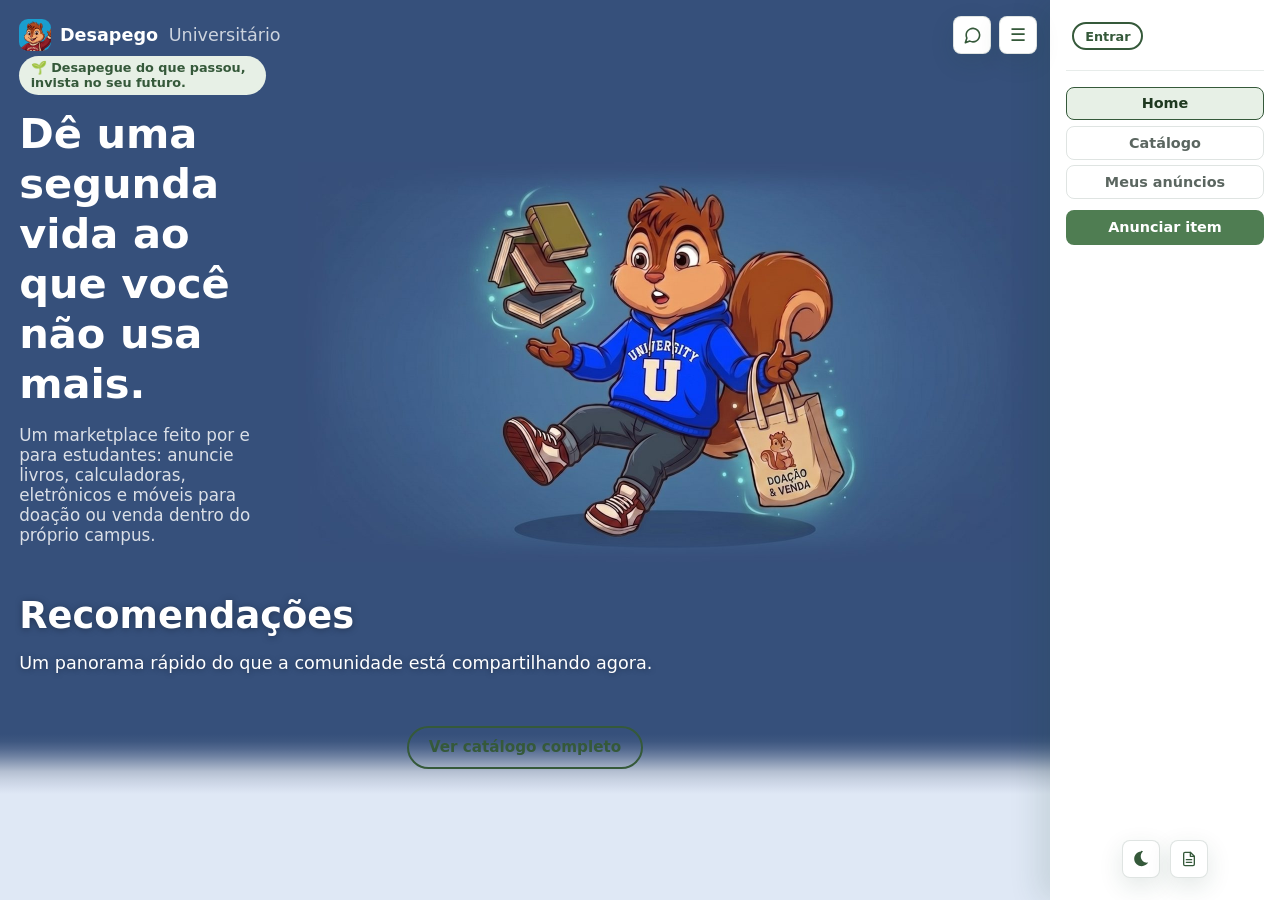
<file: frontend/index.html>
<!DOCTYPE html>
<html lang="pt-BR">
<head>
  <meta charset="UTF-8" />
  <meta name="viewport" content="width=device-width, initial-scale=1, viewport-fit=cover" />
  <title>Desapego Universitário — Economia Circular do Campus</title>
  <meta name="description" content="Doe ou venda itens para outros estudantes do campus: livros, calculadoras, eletrônicos e mais." />

  <!-- PWA -->
  <link rel="manifest" href="manifest.json" />
  <meta name="theme-color" content="#2f6f4f" />
  <link rel="icon" href="icons/icon-192.png" />
  <link rel="apple-touch-icon" href="icons/icon-192.png" />

  <link rel="stylesheet" href="css/styles.css?v=102" />
</head>
<!-- classe "home" em vez de depender de body:has(.hero): o :has() não é
     suportado em navegadores mais antigos (o menu lateral quebrava no celular). -->
<body class="home">

  <header class="topbar topbar--app">
    <div class="topbar__inner">
      <!-- Marca no topo: só aparece no mobile (no desktop a topbar vira sidebar
           e já existe a logo fixa). -->
      <a href="index.html" class="topbar__brand" aria-label="Início">
        <img src="img/mascote-badge.png" alt="" /> <span>Desapego Universitário</span>
      </a>
      <div id="perfil-topo" class="perfil-topo"></div>
      <nav class="topbar__nav">
        <a href="index.html" class="btn btn--ghost" aria-current="page">Home</a>
        <a href="catalogo.html" class="btn btn--ghost">Catálogo</a>
        <a href="meus-anuncios.html" class="btn btn--ghost">Meus anúncios</a>
        <a href="admin-denuncias.html" class="btn btn--ghost admin-link-denuncias" id="link-admin-denuncias" hidden>Denúncias</a>
        <a href="anunciar.html" class="btn btn--primary">Anunciar item</a>
        <div class="topbar__extras">
          <button type="button" id="toggle-tema" class="tema-toggle" aria-label="Ativar modo noturno">🌙</button>
          <a href="termos.html" class="tema-toggle" aria-label="Termos de Uso" title="Termos de Uso"><svg viewBox="0 0 24 24" width="16" height="16" fill="none" stroke="currentColor" stroke-width="2" stroke-linecap="round" stroke-linejoin="round"><path d="M14 2H6a2 2 0 0 0-2 2v16a2 2 0 0 0 2 2h12a2 2 0 0 0 2-2V8z"/><path d="M14 2v6h6"/><line x1="8" y1="13" x2="16" y2="13"/><line x1="8" y1="17" x2="16" y2="17"/></svg></a>
        </div>
      </nav>
    </div>
  </header>

  <a href="chat.html" class="chat-atalho chat-atalho--flutuante chat-notif-alvo" aria-label="Abrir o chat" title="Chat">
    <svg viewBox="0 0 24 24" width="19" height="19" fill="none" stroke="currentColor" stroke-width="2" stroke-linecap="round" stroke-linejoin="round"><path d="M21 11.5a8.38 8.38 0 0 1-.9 3.8 8.5 8.5 0 0 1-7.6 4.7 8.38 8.38 0 0 1-3.8-.9L3 21l1.9-5.7a8.38 8.38 0 0 1-.9-3.8 8.5 8.5 0 0 1 4.7-7.6 8.38 8.38 0 0 1 3.8-.9h.5a8.48 8.48 0 0 1 8 8v.5z"/></svg>
  </a>
  <button type="button" id="toggle-sidebar" class="sidebar-toggle" aria-label="Recolher menu">☰</button>

  <main>
    <section class="hero">
      <div class="hero__inner">
        <span class="brand--hero"><img src="img/mascote-badge.png" alt="" class="brand__icon" /> Desapego<span>Universitário</span></span>
        <div class="hero__deco" aria-hidden="true">
          <div class="hero__mascote-moldura">
            <img src="img/mascote-hero.jpg" alt="" class="hero__mascote" />
          </div>
        </div>
        <div class="hero__content">
          <span class="hero__kicker">🌱 Desapegue do que passou, invista no seu futuro.</span>
          <h1>Dê uma segunda vida ao que você não usa mais.</h1>
          <p>
            Um marketplace feito por e para estudantes: anuncie livros, calculadoras,
            eletrônicos e móveis para doação ou venda dentro do próprio campus.
          </p>
        </div>
      </div>
    </section>

    <!-- Busca + atalhos de categoria: mobile-first, some no desktop. -->
    <section class="home-busca">
      <form class="home-busca__form" action="catalogo.html" method="get">
        <input type="search" name="q" placeholder="O que você procura no campus?"
               aria-label="Buscar no campus" />
        <button type="submit" aria-label="Buscar">
          <svg viewBox="0 0 24 24" width="18" height="18" fill="none" stroke="currentColor" stroke-width="2" stroke-linecap="round" stroke-linejoin="round"><circle cx="11" cy="11" r="8"/><line x1="21" y1="21" x2="16.65" y2="16.65"/></svg>
        </button>
      </form>
      <div class="chips" role="list" aria-label="Categorias">
        <a class="chip" role="listitem" href="catalogo.html?tipo=doacao">🎁 Doações</a>
        <a class="chip" role="listitem" href="catalogo.html?categoria=Livros">📚 Livros</a>
        <a class="chip" role="listitem" href="catalogo.html?categoria=Calculadoras">🧮 Calculadoras</a>
        <a class="chip" role="listitem" href="catalogo.html?categoria=Eletrônicos">💻 Eletrônicos</a>
        <a class="chip" role="listitem" href="catalogo.html?categoria=Móveis">🪑 Móveis</a>
      </div>
    </section>

    <section class="page-section">
      <div class="page-header">
        <h2>Recomendações</h2>
        <p>Um panorama rápido do que a comunidade está compartilhando agora.</p>
      </div>

      <div class="grid-itens" id="grid-preview" aria-live="polite"></div>
      <p class="empty-state" id="preview-empty" hidden>Ainda não há itens publicados.</p>

      <div class="section-footer">
        <a href="catalogo.html" class="btn btn--ghost">Ver catálogo completo</a>
      </div>
    </section>
  </main>

<!-- template de card de item (usado pelo JS) -->
  <template id="tpl-card-item">
    <article class="card-item">
      <div class="card-item__img" data-role="img"></div>
      <div class="card-item__body">
        <span class="badge" data-role="categoria"></span>
        <h3 data-role="titulo"></h3>
        <p data-role="descricao"></p>
        <span class="card-item__data" data-role="publicado"></span>
        <div class="card-item__footer">
          <strong data-role="preco"></strong>
          <div class="card-item__acoes">
            <a class="btn btn--ghost btn--sm" data-role="link-oferta" hidden>Oferta</a>
            <a class="btn btn--ghost btn--sm" data-role="link-editar" hidden>Editar</a>
            <button class="btn btn--danger btn--sm" data-role="btn-remover" hidden>Remover</button>
          </div>
        </div>
      </div>
    </article>
  </template>

  <script src="js/config.js?v=102"></script>

  <script src="js/auth.js?v=102"></script>
  <script src="js/api.js?v=102"></script>
  <script src="js/site.js?v=102"></script>
  <script src="js/index.js?v=102"></script>
</body>
</html>
</file>
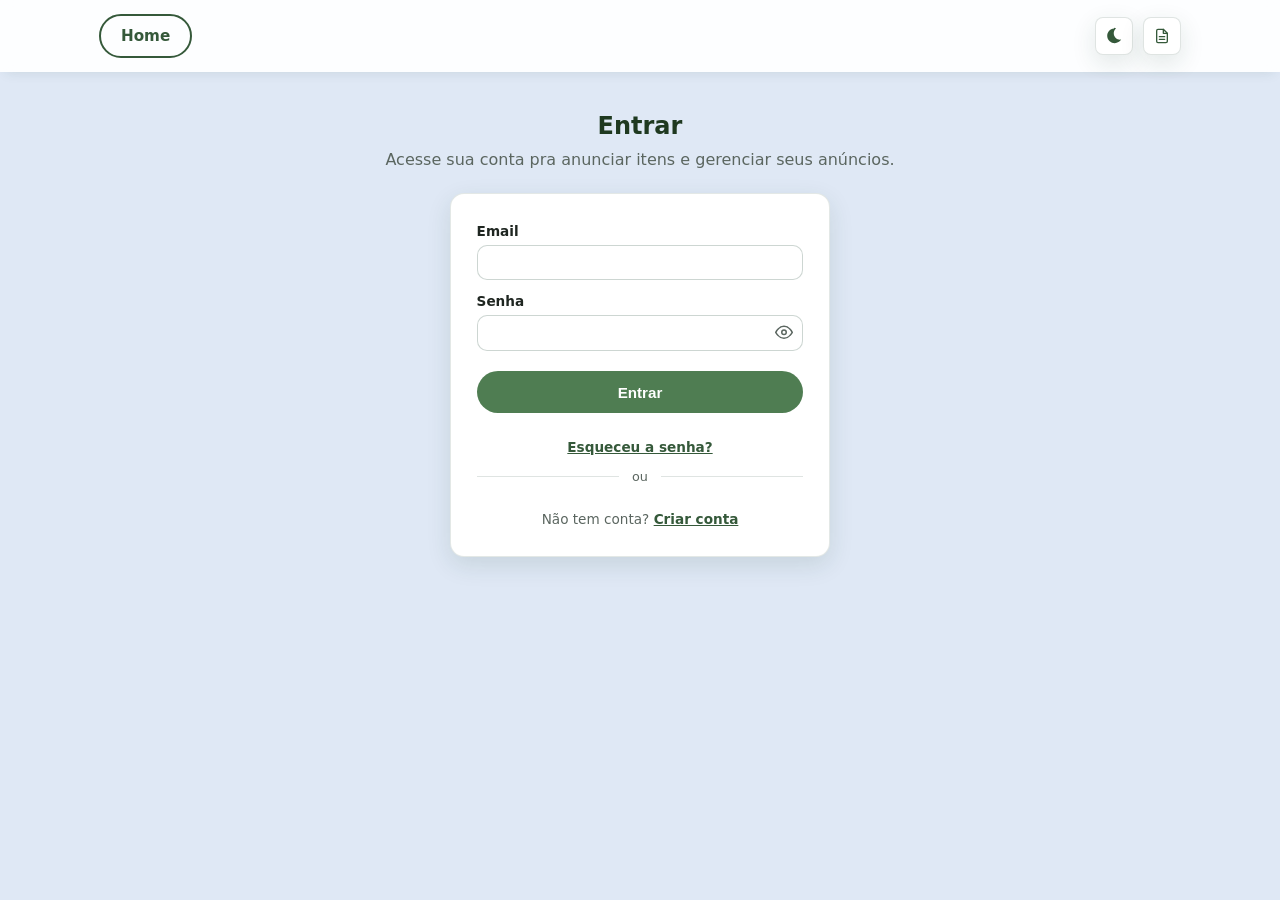
<file: frontend/admin-denuncias.html>
<!DOCTYPE html>
<html lang="pt-BR">
<head>
  <meta charset="UTF-8" />
  <meta name="viewport" content="width=device-width, initial-scale=1, viewport-fit=cover" />
  <title>Denúncias — Desapego Universitário</title>
  <meta name="description" content="Painel de moderação: todas as denúncias enviadas na plataforma." />

  <link rel="manifest" href="manifest.json" />
  <meta name="theme-color" content="#2f6f4f" />
  <link rel="icon" href="icons/icon-192.png" />
  <link rel="apple-touch-icon" href="icons/icon-192.png" />

  <link rel="stylesheet" href="css/styles.css?v=102" />
</head>
<body>

  <header class="topbar topbar--app">
    <div class="topbar__inner">
      <div id="perfil-topo" class="perfil-topo"></div>
      <nav class="topbar__nav">
        <a href="index.html" class="btn btn--ghost">Home</a>
        <a href="catalogo.html" class="btn btn--ghost">Catálogo</a>
        <a href="meus-anuncios.html" class="btn btn--ghost">Meus anúncios</a>
        <a href="admin-denuncias.html" class="btn btn--ghost admin-link-denuncias" id="link-admin-denuncias" aria-current="page" hidden>Denúncias</a>
        <a href="anunciar.html" class="btn btn--primary">Anunciar item</a>
        <div class="topbar__extras">
          <button type="button" id="toggle-tema" class="tema-toggle" aria-label="Ativar modo noturno">🌙</button>
          <a href="termos.html" class="tema-toggle" aria-label="Termos de Uso" title="Termos de Uso"><svg viewBox="0 0 24 24" width="16" height="16" fill="none" stroke="currentColor" stroke-width="2" stroke-linecap="round" stroke-linejoin="round"><path d="M14 2H6a2 2 0 0 0-2 2v16a2 2 0 0 0 2 2h12a2 2 0 0 0 2-2V8z"/><path d="M14 2v6h6"/><line x1="8" y1="13" x2="16" y2="13"/><line x1="8" y1="17" x2="16" y2="17"/></svg></a>
        </div>
      </nav>
    </div>
  </header>

  <a href="index.html" class="logo-home" aria-label="Voltar para a Home" title="Início">
    <img src="img/mascote-badge.png" alt="Desapego Universitário" />
  </a>
  <a href="chat.html" class="chat-atalho chat-atalho--flutuante chat-notif-alvo" aria-label="Abrir o chat" title="Chat">
    <svg viewBox="0 0 24 24" width="19" height="19" fill="none" stroke="currentColor" stroke-width="2" stroke-linecap="round" stroke-linejoin="round"><path d="M21 11.5a8.38 8.38 0 0 1-.9 3.8 8.5 8.5 0 0 1-7.6 4.7 8.38 8.38 0 0 1-3.8-.9L3 21l1.9-5.7a8.38 8.38 0 0 1-.9-3.8 8.5 8.5 0 0 1 4.7-7.6 8.38 8.38 0 0 1 3.8-.9h.5a8.48 8.48 0 0 1 8 8v.5z"/></svg>
  </a>
  <button type="button" id="toggle-sidebar" class="sidebar-toggle" aria-label="Recolher menu">☰</button>

  <main>
    <section class="page-section">
      <div class="page-header">
        <h1>Denúncias</h1>
        <p>Todas as denúncias enviadas na plataforma — só administradores veem essa página.</p>
      </div>

      <div class="form-card form-card--largo">
        <div class="abas-anuncios">
          <button type="button" class="abas-anuncios__botao is-ativa" data-aba="ativa">Ativas</button>
          <button type="button" class="abas-anuncios__botao" data-aba="solucionada">Solucionadas</button>
        </div>
        <div id="lista-denuncias" class="lista-denuncias"></div>
        <p class="empty-state" id="denuncias-empty" hidden>Nenhuma denúncia enviada até agora.</p>
        <p class="empty-state" id="denuncias-bloqueado" hidden>Você não tem permissão pra ver essa página.</p>
      </div>
    </section>
  </main>

<script src="js/config.js?v=102"></script>

<script src="js/auth.js?v=102"></script>
  <script src="js/api.js?v=102"></script>
  <script src="js/site.js?v=102"></script>
  <script src="js/admin-denuncias.js?v=102"></script>
</body>
</html>
</file>
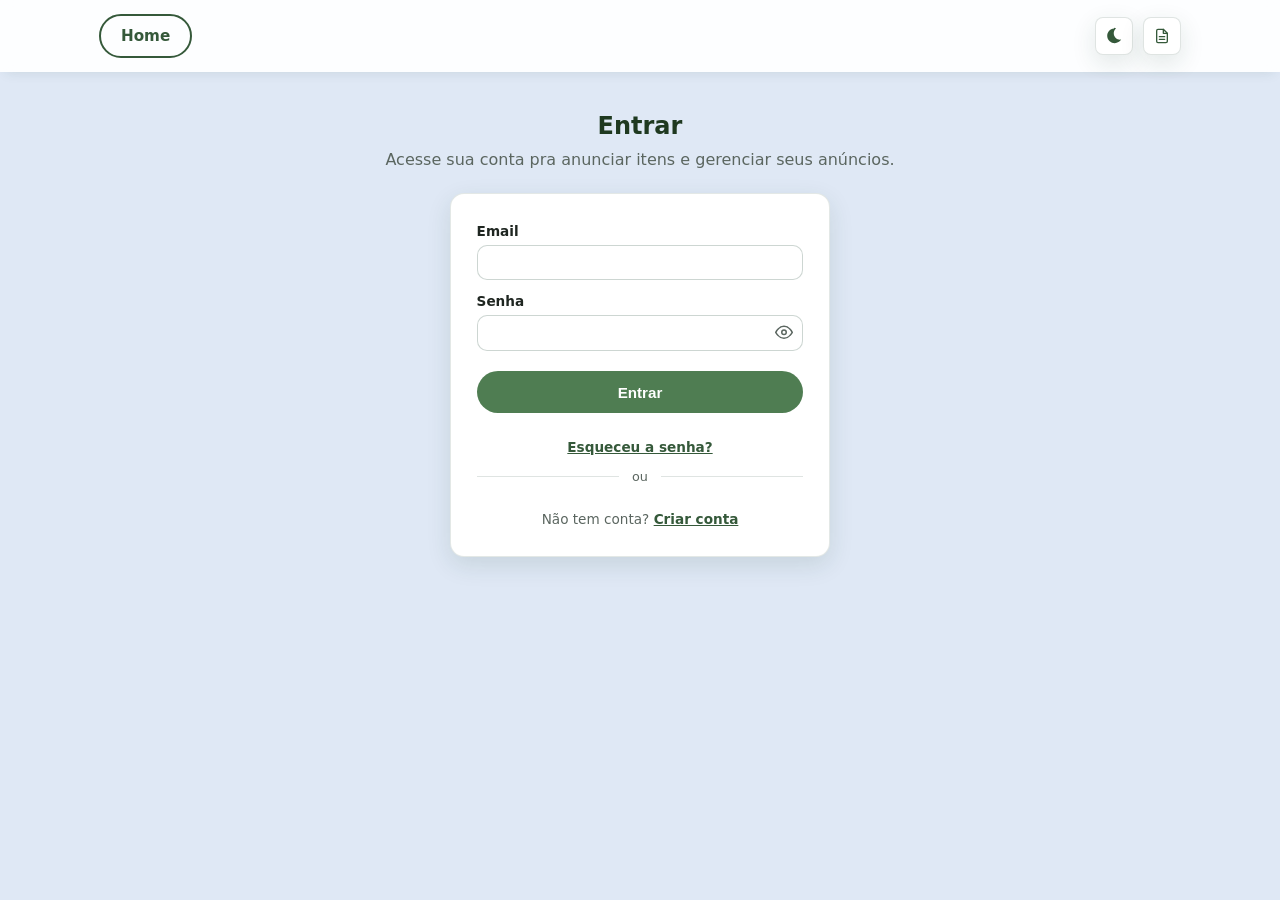
<file: frontend/anunciar.html>
<!DOCTYPE html>
<html lang="pt-BR">
<head>
  <meta charset="UTF-8" />
  <meta name="viewport" content="width=device-width, initial-scale=1, viewport-fit=cover" />
  <title>Anunciar item — Desapego Universitário</title>
  <meta name="description" content="Anuncie um item para doação ou venda dentro do campus." />

  <link rel="manifest" href="manifest.json" />
  <meta name="theme-color" content="#2f6f4f" />
  <link rel="icon" href="icons/icon-192.png" />
  <link rel="apple-touch-icon" href="icons/icon-192.png" />

  <link rel="stylesheet" href="css/styles.css?v=102" />
</head>
<body>

  <header class="topbar topbar--app">
    <div class="topbar__inner">
      <div id="perfil-topo" class="perfil-topo"></div>
      <nav class="topbar__nav">
        <a href="index.html" class="btn btn--ghost">Home</a>
        <a href="catalogo.html" class="btn btn--ghost">Catálogo</a>
        <a href="meus-anuncios.html" class="btn btn--ghost">Meus anúncios</a>
        <a href="admin-denuncias.html" class="btn btn--ghost admin-link-denuncias" id="link-admin-denuncias" hidden>Denúncias</a>
        <a href="anunciar.html" class="btn btn--primary" aria-current="page">Anunciar item</a>
        <div class="topbar__extras">
          <button type="button" id="toggle-tema" class="tema-toggle" aria-label="Ativar modo noturno">🌙</button>
          <a href="termos.html" class="tema-toggle" aria-label="Termos de Uso" title="Termos de Uso"><svg viewBox="0 0 24 24" width="16" height="16" fill="none" stroke="currentColor" stroke-width="2" stroke-linecap="round" stroke-linejoin="round"><path d="M14 2H6a2 2 0 0 0-2 2v16a2 2 0 0 0 2 2h12a2 2 0 0 0 2-2V8z"/><path d="M14 2v6h6"/><line x1="8" y1="13" x2="16" y2="13"/><line x1="8" y1="17" x2="16" y2="17"/></svg></a>
        </div>
      </nav>
    </div>
  </header>

  <a href="index.html" class="logo-home" aria-label="Voltar para a Home" title="Início">
    <img src="img/mascote-badge.png" alt="Desapego Universitário" />
  </a>
  <a href="chat.html" class="chat-atalho chat-atalho--flutuante chat-notif-alvo" aria-label="Abrir o chat" title="Chat">
    <svg viewBox="0 0 24 24" width="19" height="19" fill="none" stroke="currentColor" stroke-width="2" stroke-linecap="round" stroke-linejoin="round"><path d="M21 11.5a8.38 8.38 0 0 1-.9 3.8 8.5 8.5 0 0 1-7.6 4.7 8.38 8.38 0 0 1-3.8-.9L3 21l1.9-5.7a8.38 8.38 0 0 1-.9-3.8 8.5 8.5 0 0 1 4.7-7.6 8.38 8.38 0 0 1 3.8-.9h.5a8.48 8.48 0 0 1 8 8v.5z"/></svg>
  </a>
  <button type="button" id="toggle-sidebar" class="sidebar-toggle" aria-label="Recolher menu">☰</button>

  <main>
    <section class="page-section">
      <div class="page-header">
        <h1>Anunciar item</h1>
        <p>Preencha os dados abaixo para publicar seu anúncio no catálogo.</p>
      </div>

      <div class="form-card">
        <form id="form-anuncio" class="form" novalidate>
          <label>
            Título
            <input type="text" name="titulo" id="f-titulo" placeholder="Ex: Calculadora científica HP" required maxlength="60" />
          </label>

          <label>
            Descrição
            <textarea name="descricao" id="f-descricao" placeholder="Conte o estado do item, detalhes que ajudam quem for buscar" maxlength="300"></textarea>
          </label>

          <label>
            Categoria
            <select name="categoria" id="f-categoria" required></select>
          </label>

          <div id="campos-livro" class="campos-extra" hidden>
            <div class="campo-multiescolha" data-campo="curso">
              <span class="campo-multiescolha__label">Curso</span>
              <!-- Mesmo componente do filtro de Curso do catálogo (<details> com
                   altura limitada e scroll), adaptado pra multi-seleção: cada
                   item marcado fica destacado em verde, igual ao item ativo do
                   filtro — só que aqui pode marcar mais de um. -->
              <details class="lista-opcoes lista-opcoes--campo lista-opcoes--multi" id="curso-anuncio-dropdown">
                <summary class="lista-opcoes__botao" id="curso-anuncio-botao">
                  <span class="lista-opcoes__botao-texto">Selecionar...</span>
                  <button type="button" class="lista-opcoes__limpar" id="curso-anuncio-limpar" aria-label="Limpar curso selecionado" hidden>×</button>
                </summary>
                <div class="lista-opcoes__painel lista-opcoes__painel--multi">
                  <input type="search" class="lista-opcoes__busca" id="curso-anuncio-busca"
                         placeholder="Buscar curso..." autocomplete="off" aria-label="Buscar curso" />
                  <ul class="lista-opcoes__lista" id="curso-anuncio-lista" aria-label="Curso" aria-multiselectable="true"></ul>
                </div>
              </details>
            </div>
          </div>

          <fieldset class="tipo-anuncio">
            <legend>Tipo de anúncio</legend>
            <label class="radio">
              <input type="radio" name="tipo" value="doacao" checked />
              Doação
            </label>
            <label class="radio">
              <input type="radio" name="tipo" value="venda" />
              Venda
            </label>
          </fieldset>

          <label id="label-preco">
            Preço (R$)
            <input type="text" inputmode="decimal" name="preco" id="f-preco" placeholder="0,00" disabled />
          </label>

          <div class="campo-fotos">
            <span class="campo-fotos__titulo">Fotos do item (opcional, até 5)</span>
            <label class="btn btn--ghost btn--sm campo-fotos__botao">
              Escolher fotos
              <input type="file" name="imagens" id="f-imagem" accept="image/*" multiple hidden />
            </label>
          </div>
          <div class="preview-imagens" id="preview-imagens"></div>

          <label class="checkbox-linha">
            <input type="checkbox" name="telefonePublico" id="f-telefone-publico" />
            Deixar meu telefone público nesse anúncio (mostra um botão de WhatsApp pra quem visitar)
          </label>

          <div id="bloco-oferta" class="bloco-oferta" hidden>
            <a href="#" id="link-fazer-oferta" class="btn btn--ghost btn--block">Fazer oferta (baixar preço)</a>
            <p class="bloco-oferta__aviso" id="aviso-oferta" hidden></p>
          </div>

          <button type="submit" class="btn btn--primary btn--block">
            <span class="btn__label">Publicar anúncio</span>
            <span class="btn__spinner" hidden></span>
          </button>
          <p class="form-feedback" id="form-feedback" role="status" aria-live="polite"></p>
        </form>
      </div>
    </section>
  </main>

<script src="js/config.js?v=102"></script>

<script src="js/auth.js?v=102"></script>
  <script src="js/api.js?v=102"></script>
  <script src="js/site.js?v=102"></script>
  <script src="js/anunciar.js?v=102"></script>
</body>
</html>
</file>
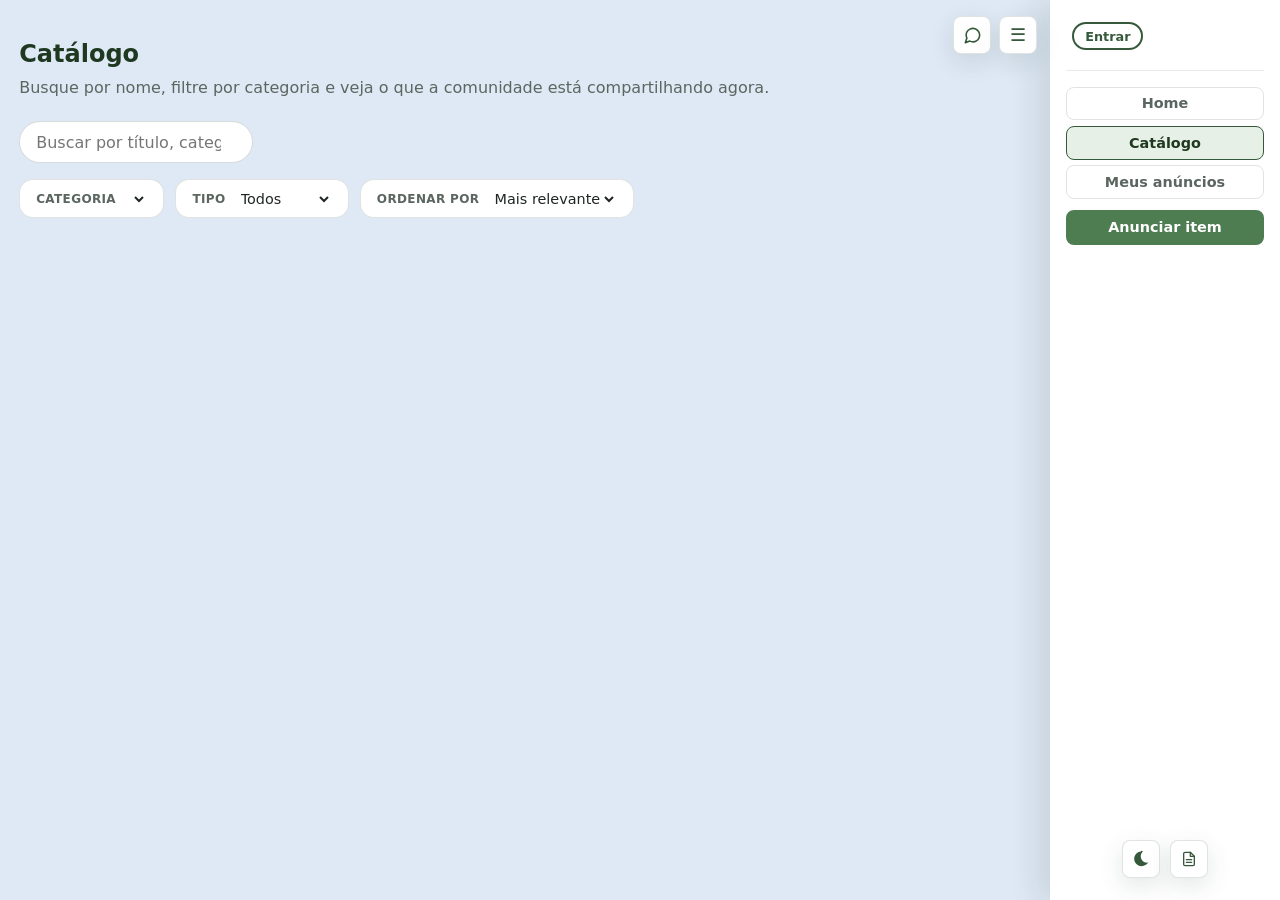
<file: frontend/anuncio.html>
<!DOCTYPE html>
<html lang="pt-BR">
<head>
  <meta charset="UTF-8" />
  <meta name="viewport" content="width=device-width, initial-scale=1, viewport-fit=cover" />
  <title>Anúncio — Desapego Universitário</title>
  <meta name="description" content="Detalhes do item anunciado." />

  <link rel="manifest" href="manifest.json" />
  <meta name="theme-color" content="#2f6f4f" />
  <link rel="icon" href="icons/icon-192.png" />
  <link rel="apple-touch-icon" href="icons/icon-192.png" />

  <link rel="stylesheet" href="css/styles.css?v=102" />
</head>
<body>

  <header class="topbar topbar--app">
    <div class="topbar__inner">
      <div id="perfil-topo" class="perfil-topo"></div>
      <nav class="topbar__nav">
        <a href="index.html" class="btn btn--ghost">Home</a>
        <a href="catalogo.html" class="btn btn--ghost">Catálogo</a>
        <a href="meus-anuncios.html" class="btn btn--ghost">Meus anúncios</a>
        <a href="admin-denuncias.html" class="btn btn--ghost admin-link-denuncias" id="link-admin-denuncias" hidden>Denúncias</a>
        <a href="anunciar.html" class="btn btn--primary">Anunciar item</a>
        <div class="topbar__extras">
          <button type="button" id="toggle-tema" class="tema-toggle" aria-label="Ativar modo noturno">🌙</button>
          <a href="termos.html" class="tema-toggle" aria-label="Termos de Uso" title="Termos de Uso"><svg viewBox="0 0 24 24" width="16" height="16" fill="none" stroke="currentColor" stroke-width="2" stroke-linecap="round" stroke-linejoin="round"><path d="M14 2H6a2 2 0 0 0-2 2v16a2 2 0 0 0 2 2h12a2 2 0 0 0 2-2V8z"/><path d="M14 2v6h6"/><line x1="8" y1="13" x2="16" y2="13"/><line x1="8" y1="17" x2="16" y2="17"/></svg></a>
        </div>
      </nav>
    </div>
  </header>

  <a href="index.html" class="logo-home" aria-label="Voltar para a Home" title="Início">
    <img src="img/mascote-badge.png" alt="Desapego Universitário" />
  </a>
  <a href="chat.html" class="chat-atalho chat-atalho--flutuante chat-notif-alvo" aria-label="Abrir o chat" title="Chat">
    <svg viewBox="0 0 24 24" width="19" height="19" fill="none" stroke="currentColor" stroke-width="2" stroke-linecap="round" stroke-linejoin="round"><path d="M21 11.5a8.38 8.38 0 0 1-.9 3.8 8.5 8.5 0 0 1-7.6 4.7 8.38 8.38 0 0 1-3.8-.9L3 21l1.9-5.7a8.38 8.38 0 0 1-.9-3.8 8.5 8.5 0 0 1 4.7-7.6 8.38 8.38 0 0 1 3.8-.9h.5a8.48 8.48 0 0 1 8 8v.5z"/></svg>
  </a>
  <button type="button" id="toggle-sidebar" class="sidebar-toggle" aria-label="Recolher menu">☰</button>

  <main>
    <section class="page-section">
      <div class="section-footer" style="text-align:left; margin: 0 0 1.2rem;">
        <a href="catalogo.html" class="btn btn--ghost btn--sm">← Voltar ao catálogo</a>
      </div>

      <div class="detalhe-wrapper">
        <div class="menu-opcoes menu-opcoes--flutuante">
          <button type="button" id="btn-menu-opcoes" class="menu-opcoes__botao" aria-label="Mais opções" aria-haspopup="true" aria-expanded="false">⋮</button>
          <div class="menu-opcoes__lista" id="lista-menu-opcoes" hidden>
            <a href="#" id="link-visitar-perfil" class="menu-opcoes__item">Visitar perfil</a>
            <button type="button" id="btn-abrir-denuncia" class="menu-opcoes__item menu-opcoes__item--perigo">Denunciar</button>
          </div>
        </div>

        <div class="detalhe" id="detalhe-anuncio" aria-live="polite">
          <!-- preenchido via JS -->
        </div>
      </div>
    </section>
  </main>

  <div class="modal-overlay" id="modal-denuncia" hidden>
    <div class="form-card form-card--central">
      <h2 class="form-card__titulo form-card__titulo--perigo">⚠️ Denunciar anúncio</h2>
      <p class="modal-denuncia__intro">Conte pra gente o que há de errado com esse anúncio.</p>
      <form id="form-denuncia" class="form" novalidate>
        <label>
          Motivo
          <select name="motivo" id="f-motivo-denuncia" required></select>
        </label>

        <div class="form-acoes">
          <button type="button" id="btn-cancelar-denuncia" class="btn btn--ghost">Cancelar</button>
          <button type="submit" class="btn btn--danger-solido">
            <span class="btn__label">Enviar denúncia</span>
            <span class="btn__spinner" hidden></span>
          </button>
        </div>
        <p class="form-feedback" id="form-feedback-denuncia" role="status" aria-live="polite"></p>
      </form>

      <div id="pos-denuncia-bloqueio" class="form" hidden>
        <p class="form-feedback is-success">Denúncia enviada. Obrigado por ajudar a manter a plataforma segura.</p>
        <p id="pos-denuncia-bloqueio-texto"></p>
        <div class="form-acoes">
          <button type="button" id="btn-nao-bloquear" class="btn btn--ghost">Não, obrigado</button>
          <button type="button" id="btn-sim-bloquear" class="btn btn--danger-solido">Bloquear usuário</button>
        </div>
      </div>
    </div>
  </div>

<script src="js/config.js?v=102"></script>

<script src="js/auth.js?v=102"></script>
  <script src="js/api.js?v=102"></script>
  <script src="js/site.js?v=102"></script>
  <script src="js/anuncio.js?v=102"></script>
</body>
</html>
</file>
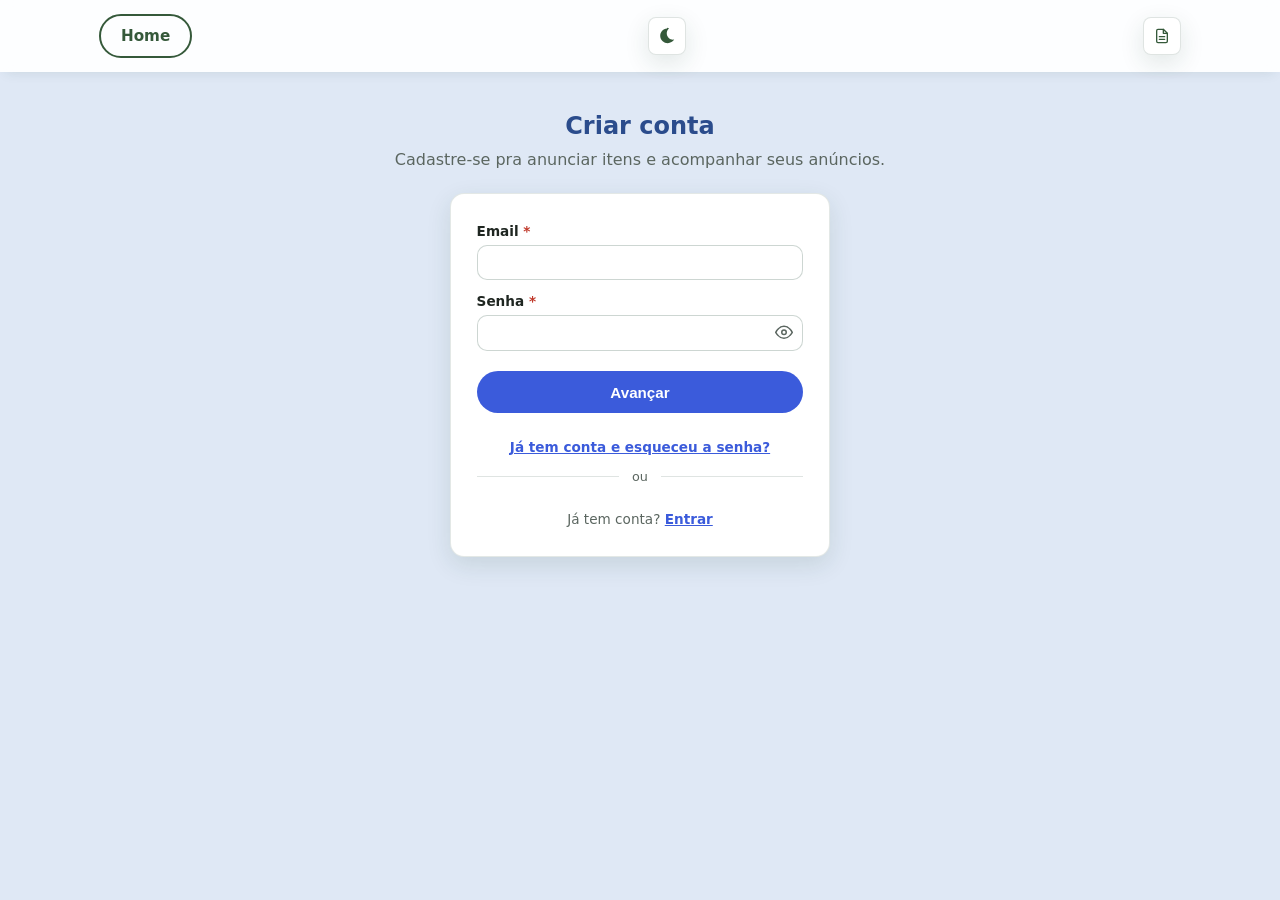
<file: frontend/cadastro.html>
<!DOCTYPE html>
<html lang="pt-BR">
<head>
  <meta charset="UTF-8" />
  <meta name="viewport" content="width=device-width, initial-scale=1, viewport-fit=cover" />
  <title>Criar conta — Desapego Universitário</title>
  <meta name="description" content="Crie sua conta no Desapego Universitário." />

  <link rel="manifest" href="manifest.json" />
  <meta name="theme-color" content="#2f6f4f" />
  <link rel="icon" href="icons/icon-192.png" />
  <link rel="apple-touch-icon" href="icons/icon-192.png" />

  <link rel="stylesheet" href="css/styles.css?v=102" />

  <!-- Login com Google (Google Identity Services) -->
  <script src="https://accounts.google.com/gsi/client" async defer></script>
</head>
<body class="pagina-cadastro">

  <header class="topbar">
    <div class="topbar__inner">
      <a href="index.html" class="btn btn--ghost">Home</a>
      <button type="button" id="toggle-tema" class="tema-toggle" aria-label="Ativar modo noturno">🌙</button>
      <a href="termos.html" class="tema-toggle" aria-label="Termos de Uso" title="Termos de Uso"><svg viewBox="0 0 24 24" width="16" height="16" fill="none" stroke="currentColor" stroke-width="2" stroke-linecap="round" stroke-linejoin="round"><path d="M14 2H6a2 2 0 0 0-2 2v16a2 2 0 0 0 2 2h12a2 2 0 0 0 2-2V8z"/><path d="M14 2v6h6"/><line x1="8" y1="13" x2="16" y2="13"/><line x1="8" y1="17" x2="16" y2="17"/></svg></a>
    </div>
  </header>

  <main>
    <section class="page-section">
      <div class="page-header page-header--central">
        <h1>Criar conta</h1>
        <p>Cadastre-se pra anunciar itens e acompanhar seus anúncios.</p>
      </div>

      <div class="form-card form-card--central">
        <!-- Passo 1: email + senha, ou entrar direto com Google -->
        <div id="passo-credenciais" class="cadastro-passo">
          <form id="form-credenciais" class="form" novalidate>
            <label>
              <span>Email <span class="campo-obrigatorio">*</span></span>
              <input type="email" name="email" id="f-email" required />
            </label>
            <label>
              <span>Senha <span class="campo-obrigatorio">*</span></span>
              <input type="password" name="senha" id="f-senha" required minlength="8" />
            </label>

            <button type="submit" class="btn btn--primary btn--block">
              <span class="btn__label">Avançar</span>
            </button>
            <p class="form-feedback" id="form-feedback" role="status" aria-live="polite"></p>
          </form>

          <p class="form-rodape"><a href="recuperar-senha.html">Já tem conta e esqueceu a senha?</a></p>

          <div class="divisor"><span>ou</span></div>

          <div class="google-btn">
            <div id="g_id_onload"
                 data-client_id="405533925967-69q034a54g2t1chbfjvbkghb5bbfu5vj.apps.googleusercontent.com"
                 data-callback="handleGoogleCredencialCadastro"></div>
            <div class="g_id_signin" data-type="standard" data-shape="pill" data-width="300"></div>
          </div>

          <p class="form-rodape">Já tem conta? <a href="login.html">Entrar</a></p>
        </div>

        <!-- Passo 2 (cadastro manual): nome + telefone -->
        <div id="passo-perfil-manual" class="cadastro-passo" hidden>
          <p class="cadastro-passo__intro">Só mais um passo pra terminar seu cadastro.</p>
          <form id="form-perfil-manual" class="form" novalidate>
            <label>
              <span>Nome <span class="campo-obrigatorio">*</span></span>
              <input type="text" name="nome" id="f-nome" required maxlength="80" />
            </label>
            <label>
              Telefone
              <input type="tel" name="telefone" id="f-telefone" placeholder="(00) 00000-0000" />
            </label>

            <button type="submit" class="btn btn--primary btn--block">
              <span class="btn__label">Criar conta</span>
              <span class="btn__spinner" hidden></span>
            </button>
            <p class="form-feedback" id="form-feedback-perfil" role="status" aria-live="polite"></p>
          </form>

          <p class="form-rodape">Ao criar conta, você concorda com os <a href="termos.html">Termos de Uso</a>.</p>
        </div>

        <!-- Passo 2 (cadastro com Google): só telefone -->
        <div id="passo-perfil-google" class="cadastro-passo" hidden>
          <p class="cadastro-passo__intro">Já identificamos seus dados do Google — falta só o telefone.</p>
          <form id="form-perfil-google" class="form" novalidate>
            <label>
              Telefone
              <input type="tel" name="telefone" id="f-telefone-google" placeholder="(00) 00000-0000" />
            </label>

            <button type="submit" class="btn btn--primary btn--block">
              <span class="btn__label">Criar conta</span>
              <span class="btn__spinner" hidden></span>
            </button>
            <p class="form-feedback" id="form-feedback-google" role="status" aria-live="polite"></p>
          </form>

          <p class="form-rodape">Ao criar conta, você concorda com os <a href="termos.html">Termos de Uso</a>.</p>
        </div>
      </div>
    </section>
  </main>

<script src="js/config.js?v=102"></script>

<script src="js/auth.js?v=102"></script>
  <script src="js/api.js?v=102"></script>
  <script src="js/site.js?v=102"></script>
  <script src="js/cadastro.js?v=102"></script>
</body>
</html>
</file>
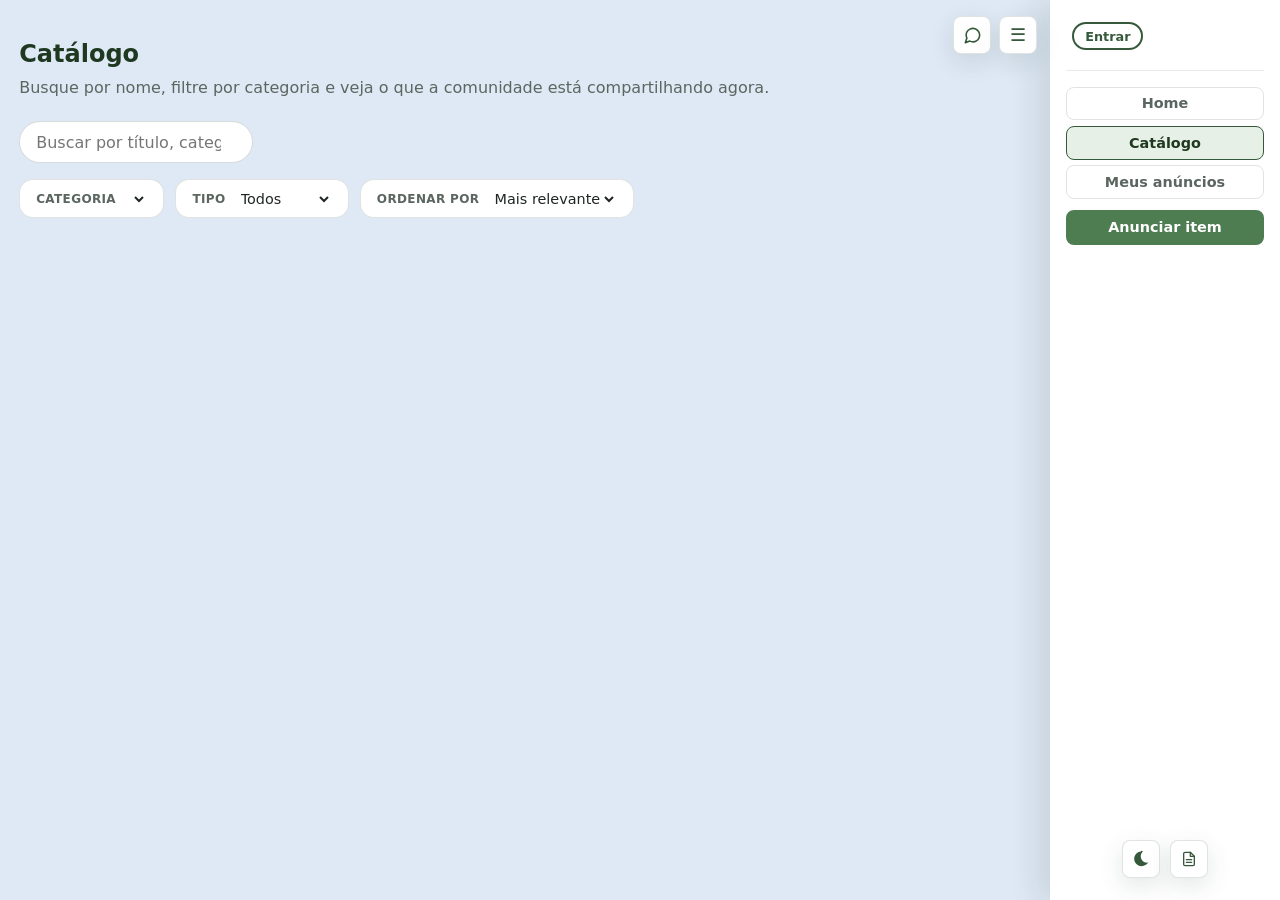
<file: frontend/catalogo.html>
<!DOCTYPE html>
<html lang="pt-BR">
<head>
  <meta charset="UTF-8" />
  <meta name="viewport" content="width=device-width, initial-scale=1, viewport-fit=cover" />
  <title>Catálogo — Desapego Universitário</title>
  <meta name="description" content="Veja os itens anunciados por outros estudantes e filtre por categoria." />

  <link rel="manifest" href="manifest.json" />
  <meta name="theme-color" content="#2f6f4f" />
  <link rel="icon" href="icons/icon-192.png" />
  <link rel="apple-touch-icon" href="icons/icon-192.png" />

  <link rel="stylesheet" href="css/styles.css?v=102" />
</head>
<body>

  <header class="topbar topbar--app">
    <div class="topbar__inner">
      <div id="perfil-topo" class="perfil-topo"></div>
      <nav class="topbar__nav">
        <a href="index.html" class="btn btn--ghost">Home</a>
        <a href="catalogo.html" class="btn btn--ghost" aria-current="page">Catálogo</a>
        <a href="meus-anuncios.html" class="btn btn--ghost">Meus anúncios</a>
        <a href="admin-denuncias.html" class="btn btn--ghost admin-link-denuncias" id="link-admin-denuncias" hidden>Denúncias</a>
        <a href="anunciar.html" class="btn btn--primary">Anunciar item</a>
        <div class="topbar__extras">
          <button type="button" id="toggle-tema" class="tema-toggle" aria-label="Ativar modo noturno">🌙</button>
          <a href="termos.html" class="tema-toggle" aria-label="Termos de Uso" title="Termos de Uso"><svg viewBox="0 0 24 24" width="16" height="16" fill="none" stroke="currentColor" stroke-width="2" stroke-linecap="round" stroke-linejoin="round"><path d="M14 2H6a2 2 0 0 0-2 2v16a2 2 0 0 0 2 2h12a2 2 0 0 0 2-2V8z"/><path d="M14 2v6h6"/><line x1="8" y1="13" x2="16" y2="13"/><line x1="8" y1="17" x2="16" y2="17"/></svg></a>
        </div>
      </nav>
    </div>
  </header>

  <a href="index.html" class="logo-home" aria-label="Voltar para a Home" title="Início">
    <img src="img/mascote-badge.png" alt="Desapego Universitário" />
  </a>
  <a href="chat.html" class="chat-atalho chat-atalho--flutuante chat-notif-alvo" aria-label="Abrir o chat" title="Chat">
    <svg viewBox="0 0 24 24" width="19" height="19" fill="none" stroke="currentColor" stroke-width="2" stroke-linecap="round" stroke-linejoin="round"><path d="M21 11.5a8.38 8.38 0 0 1-.9 3.8 8.5 8.5 0 0 1-7.6 4.7 8.38 8.38 0 0 1-3.8-.9L3 21l1.9-5.7a8.38 8.38 0 0 1-.9-3.8 8.5 8.5 0 0 1 4.7-7.6 8.38 8.38 0 0 1 3.8-.9h.5a8.48 8.48 0 0 1 8 8v.5z"/></svg>
  </a>
  <button type="button" id="toggle-sidebar" class="sidebar-toggle" aria-label="Recolher menu">☰</button>

  <main>
    <section class="page-section">
      <div class="page-header">
        <h1>Catálogo</h1>
        <p>Busque por nome, filtre por categoria e veja o que a comunidade está compartilhando agora.</p>
      </div>

      <div class="busca-box-linha">
        <div class="busca-box">
          <input type="search" id="input-busca" placeholder="Buscar por título, categoria ou autor..." aria-label="Buscar itens" />
        </div>
        <!-- Botão de filtros: só no mobile. Abre/fecha o painel de filtros
             (que fica escondido por padrão na tela pequena). -->
        <button type="button" id="btn-filtros" class="btn-filtros" aria-label="Filtros" aria-expanded="false">
          <svg viewBox="0 0 24 24" width="22" height="22" fill="none" stroke="currentColor" stroke-width="2" stroke-linecap="round" stroke-linejoin="round"><line x1="4" y1="6" x2="20" y2="6"/><line x1="4" y1="12" x2="20" y2="12"/><line x1="4" y1="18" x2="20" y2="18"/><circle cx="9" cy="6" r="2" fill="currentColor" stroke="none"/><circle cx="15" cy="12" r="2" fill="currentColor" stroke="none"/><circle cx="8" cy="18" r="2" fill="currentColor" stroke="none"/></svg>
        </button>
      </div>

      <div class="catalogo-filtros" id="catalogo-filtros">
      <div class="filtros-linha">
        <div class="filtro-box">
          <label for="select-categoria">Categoria</label>
          <select id="select-categoria" aria-label="Filtrar por categoria"></select>
        </div>

        <div class="filtro-box">
          <label for="select-tipo">Tipo</label>
          <select id="select-tipo" aria-label="Filtrar por tipo">
            <option value="todos">Todos</option>
            <option value="doacao">Só doação</option>
            <option value="venda">Só venda</option>
          </select>
        </div>

        <div class="filtro-box">
          <label for="select-ordenar">Ordenar por</label>
          <select id="select-ordenar" aria-label="Ordenar itens">
            <option value="relevante">Mais relevante</option>
            <option value="menor-preco">Menor preço</option>
            <option value="maior-preco">Maior preço</option>
          </select>
        </div>
      </div>

      <div class="subfiltros" id="subfiltros-livro" hidden>
        <!-- Curso usa lista própria (não <select>) porque a lista aberta de um
             select nativo tem a altura definida pelo sistema — aqui a gente
             precisa limitar a altura e rolar, já que são 44 cursos. -->
        <div class="filtro-mini filtro-mini--curso">
          <span class="filtro-mini__rotulo">Curso</span>
          <!-- <details> abre/fecha sozinho (nativo), sem depender de JS. -->
          <details class="lista-opcoes" id="curso-dropdown">
            <summary class="lista-opcoes__botao" id="curso-botao">Todos</summary>
            <ul class="lista-opcoes__painel" id="curso-painel" aria-label="Curso"></ul>
          </details>
        </div>
      </div>
      </div><!-- /.catalogo-filtros -->

      <div class="grid-itens" id="grid-catalogo" aria-live="polite"></div>
      <p class="empty-state" id="catalogo-empty" hidden>Nenhum item nessa categoria ainda.</p>
    </section>
  </main>

<template id="tpl-card-item">
    <article class="card-item">
      <div class="card-item__img" data-role="img"></div>
      <div class="card-item__body">
        <span class="badge" data-role="categoria"></span>
        <h3 data-role="titulo"></h3>
        <p data-role="descricao"></p>
        <span class="card-item__data" data-role="publicado"></span>
        <div class="card-item__footer">
          <strong data-role="preco"></strong>
          <div class="card-item__acoes">
            <a class="btn btn--ghost btn--sm" data-role="link-oferta" hidden>Oferta</a>
            <a class="btn btn--ghost btn--sm" data-role="link-editar" hidden>Editar</a>
            <button class="btn btn--danger btn--sm" data-role="btn-remover" hidden>Remover</button>
          </div>
        </div>
      </div>
    </article>
  </template>

  <script src="js/config.js?v=102"></script>

  <script src="js/auth.js?v=102"></script>
  <script src="js/api.js?v=102"></script>
  <script src="js/site.js?v=102"></script>
  <script src="js/catalogo.js?v=102"></script>
</body>
</html>
</file>
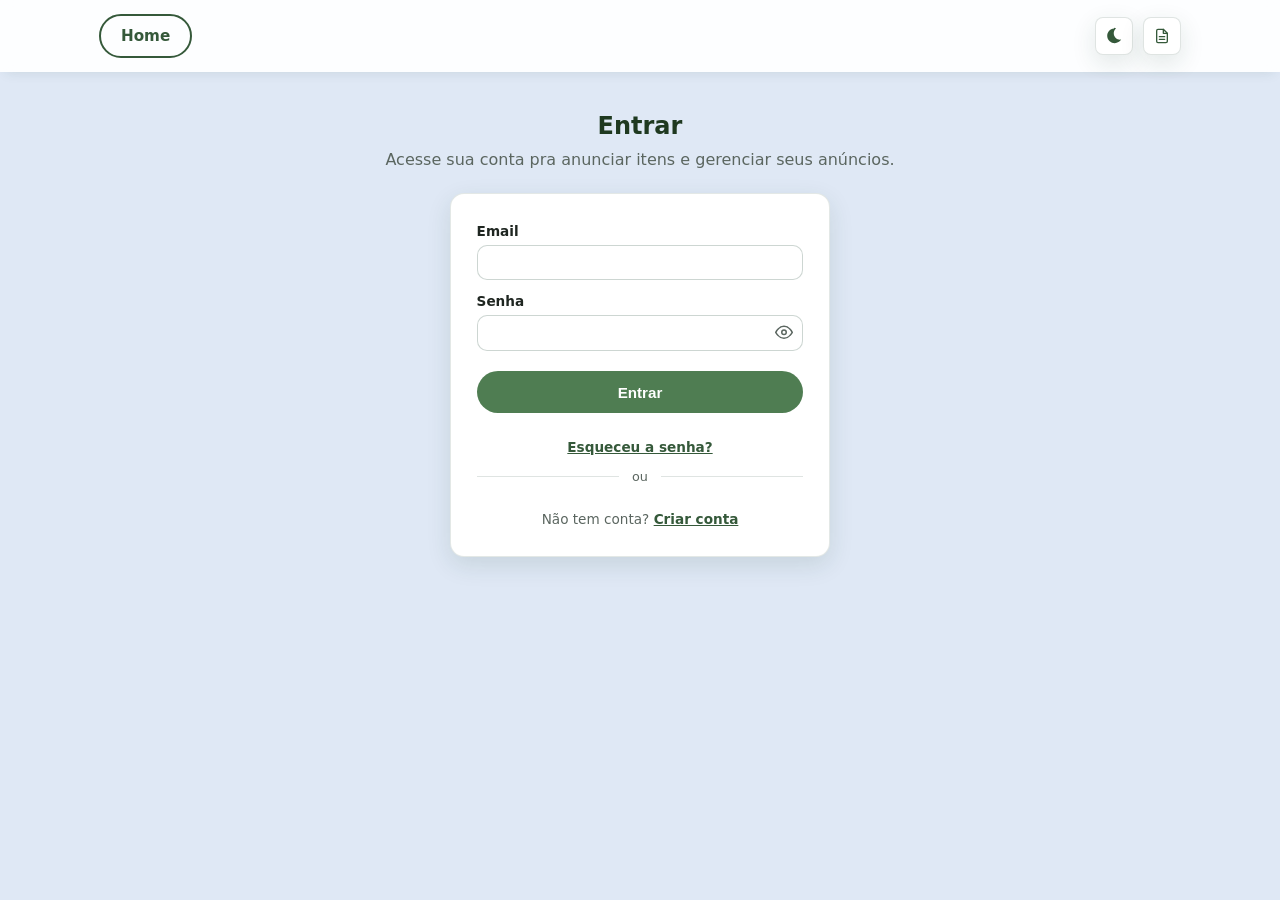
<file: frontend/chat.html>
<!DOCTYPE html>
<html lang="pt-BR">
<head>
  <meta charset="UTF-8" />
  <meta name="viewport" content="width=device-width, initial-scale=1, viewport-fit=cover" />
  <title>Chat — Desapego Universitário</title>
  <meta name="description" content="Converse com quem anunciou ou se interessou por um item." />

  <link rel="manifest" href="manifest.json" />
  <meta name="theme-color" content="#2f6f4f" />
  <link rel="icon" href="icons/icon-192.png" />
  <link rel="apple-touch-icon" href="icons/icon-192.png" />

  <link rel="stylesheet" href="css/styles.css?v=102" />
</head>
<body>

  <header class="topbar topbar--app">
    <div class="topbar__inner">
      <div id="perfil-topo" class="perfil-topo"></div>
      <nav class="topbar__nav">
        <a href="index.html" class="btn btn--ghost">Home</a>
        <a href="catalogo.html" class="btn btn--ghost">Catálogo</a>
        <a href="meus-anuncios.html" class="btn btn--ghost">Meus anúncios</a>
        <a href="admin-denuncias.html" class="btn btn--ghost admin-link-denuncias" id="link-admin-denuncias" hidden>Denúncias</a>
        <a href="anunciar.html" class="btn btn--primary">Anunciar item</a>
        <div class="topbar__extras">
          <button type="button" id="toggle-tema" class="tema-toggle" aria-label="Ativar modo noturno">🌙</button>
          <a href="termos.html" class="tema-toggle" aria-label="Termos de Uso" title="Termos de Uso"><svg viewBox="0 0 24 24" width="16" height="16" fill="none" stroke="currentColor" stroke-width="2" stroke-linecap="round" stroke-linejoin="round"><path d="M14 2H6a2 2 0 0 0-2 2v16a2 2 0 0 0 2 2h12a2 2 0 0 0 2-2V8z"/><path d="M14 2v6h6"/><line x1="8" y1="13" x2="16" y2="13"/><line x1="8" y1="17" x2="16" y2="17"/></svg></a>
        </div>
      </nav>
    </div>
  </header>

  <a href="index.html" class="logo-home" aria-label="Voltar para a Home" title="Início">
    <img src="img/mascote-badge.png" alt="Desapego Universitário" />
  </a>
  <a href="chat.html" class="chat-atalho chat-atalho--flutuante chat-notif-alvo" aria-label="Abrir o chat" title="Chat">
    <svg viewBox="0 0 24 24" width="19" height="19" fill="none" stroke="currentColor" stroke-width="2" stroke-linecap="round" stroke-linejoin="round"><path d="M21 11.5a8.38 8.38 0 0 1-.9 3.8 8.5 8.5 0 0 1-7.6 4.7 8.38 8.38 0 0 1-3.8-.9L3 21l1.9-5.7a8.38 8.38 0 0 1-.9-3.8 8.5 8.5 0 0 1 4.7-7.6 8.38 8.38 0 0 1 3.8-.9h.5a8.48 8.48 0 0 1 8 8v.5z"/></svg>
  </a>
  <button type="button" id="toggle-sidebar" class="sidebar-toggle" aria-label="Recolher menu">☰</button>

  <main>
    <section class="page-section page-section--chat">
      <div class="page-header">
        <h1>Chat</h1>
        <p>Suas conversas sobre itens anunciados ou de interesse.</p>
      </div>

      <div class="chat-layout">
        <aside class="chat-lista" id="chat-lista"></aside>

        <section class="chat-painel">
          <div class="chat-painel__vazio" id="chat-vazio">Selecione uma conversa pra começar.</div>

          <div class="chat-painel__ativo" id="chat-ativo" hidden>
            <div class="chat-painel__cabecalho">
              <!-- Só no mobile: volta pra lista de conversas (estilo WhatsApp). -->
              <button type="button" id="chat-voltar-lista" class="chat-voltar" aria-label="Voltar às conversas">
                <svg viewBox="0 0 24 24" width="22" height="22" fill="none" stroke="currentColor" stroke-width="2" stroke-linecap="round" stroke-linejoin="round"><line x1="19" y1="12" x2="5" y2="12"/><polyline points="12 19 5 12 12 5"/></svg>
              </button>
              <a href="#" id="chat-link-perfil" class="chat-painel__pessoa">
                <div class="perfil-foto__avatar chat-avatar-outro" id="chat-avatar-outro"></div>
                <div>
                  <strong id="chat-nome-outro"></strong>
                  <span id="chat-anuncio-titulo"></span>
                </div>
              </a>

              <div class="chat-painel__acoes">
                <button type="button" id="btn-confirmar-venda" class="btn btn--ghost btn--sm" hidden>Confirmar venda</button>
                <div class="menu-opcoes">
                  <button type="button" id="btn-menu-chat" class="menu-opcoes__botao" aria-label="Mais opções" aria-haspopup="true" aria-expanded="false">⋮</button>
                  <div class="menu-opcoes__lista" id="lista-menu-chat" hidden>
                    <button type="button" id="btn-abrir-denuncia-chat" class="menu-opcoes__item menu-opcoes__item--perigo">Denunciar</button>
                  </div>
                </div>
              </div>
            </div>

            <div class="chat-confirmacao" id="chat-confirmacao" hidden>
              <p id="chat-confirmacao-texto"></p>
              <div class="chat-confirmacao__acoes" id="chat-confirmacao-acoes" hidden>
                <button type="button" id="btn-recusar-venda" class="btn btn--ghost btn--sm">Recusar</button>
                <button type="button" id="btn-aceitar-venda" class="btn btn--primary btn--sm">Aceitar</button>
              </div>
            </div>

            <div class="chat-mensagens" id="chat-mensagens"></div>

            <form id="form-chat-mensagem" class="chat-form">
              <label class="chat-form__anexo" for="f-imagem-chat" title="Enviar ou tirar foto">
                <svg viewBox="0 0 425 425" width="20" height="20" fill="none" stroke="currentColor" stroke-width="24" stroke-linecap="round" stroke-linejoin="round">
                  <path d="M205 8 L172 55 M255 8 L255 55 M305 8 L272 55" />
                  <path d="M155 100 L185 145 H240 L270 100" />
                  <rect x="8" y="145" width="409" height="272" rx="46" />
                  <rect x="70" y="197" width="20" height="1" />
                  <circle cx="212" cy="290" r="82" />
                  <circle cx="212" cy="290" r="47" />
                  <path d="M240 258 A47 47 0 0 1 259 290" />
                  <circle cx="170" cy="245" r="4" fill="currentColor" stroke="none" />
                </svg>
                <!-- Sem o atributo "capture": ele abriria a câmera direto e
                     esconderia a galeria. Assim o celular pergunta se a pessoa
                     quer tirar uma foto agora ou escolher uma já salva. -->
                <input type="file" id="f-imagem-chat" accept="image/*" hidden />
              </label>
              <input type="text" id="f-mensagem" placeholder="Digite sua mensagem..." maxlength="1000" />
              <button type="submit" class="btn btn--primary btn--sm">Enviar</button>
            </form>
          </div>
        </section>
      </div>
    </section>
  </main>

  <div class="modal-overlay" id="modal-denuncia-chat" hidden>
    <div class="form-card form-card--central">
      <h2 class="form-card__titulo form-card__titulo--perigo">⚠️ Denunciar conversa</h2>
      <p class="modal-denuncia__intro">Conte pra gente o que há de errado com essa pessoa ou esse anúncio.</p>
      <form id="form-denuncia-chat" class="form" novalidate>
        <label>
          Motivo
          <select name="motivo" id="f-motivo-denuncia-chat" required></select>
        </label>

        <div class="form-acoes">
          <button type="button" id="btn-cancelar-denuncia-chat" class="btn btn--ghost">Cancelar</button>
          <button type="submit" class="btn btn--danger-solido">
            <span class="btn__label">Enviar denúncia</span>
            <span class="btn__spinner" hidden></span>
          </button>
        </div>
        <p class="form-feedback" id="form-feedback-denuncia-chat" role="status" aria-live="polite"></p>
      </form>

      <div id="pos-denuncia-bloqueio-chat" class="form" hidden>
        <p class="form-feedback is-success">Denúncia enviada. Obrigado por ajudar a manter a plataforma segura.</p>
        <p id="pos-denuncia-bloqueio-chat-texto"></p>
        <div class="form-acoes">
          <button type="button" id="btn-nao-bloquear-chat" class="btn btn--ghost">Não, obrigado</button>
          <button type="button" id="btn-sim-bloquear-chat" class="btn btn--danger-solido">Bloquear usuário</button>
        </div>
      </div>
    </div>
  </div>

  <script src="js/config.js?v=102"></script>

  <script src="js/auth.js?v=102"></script>
  <script src="js/api.js?v=102"></script>
  <script src="js/site.js?v=102"></script>
  <script src="js/chat.js?v=102"></script>
</body>
</html>
</file>
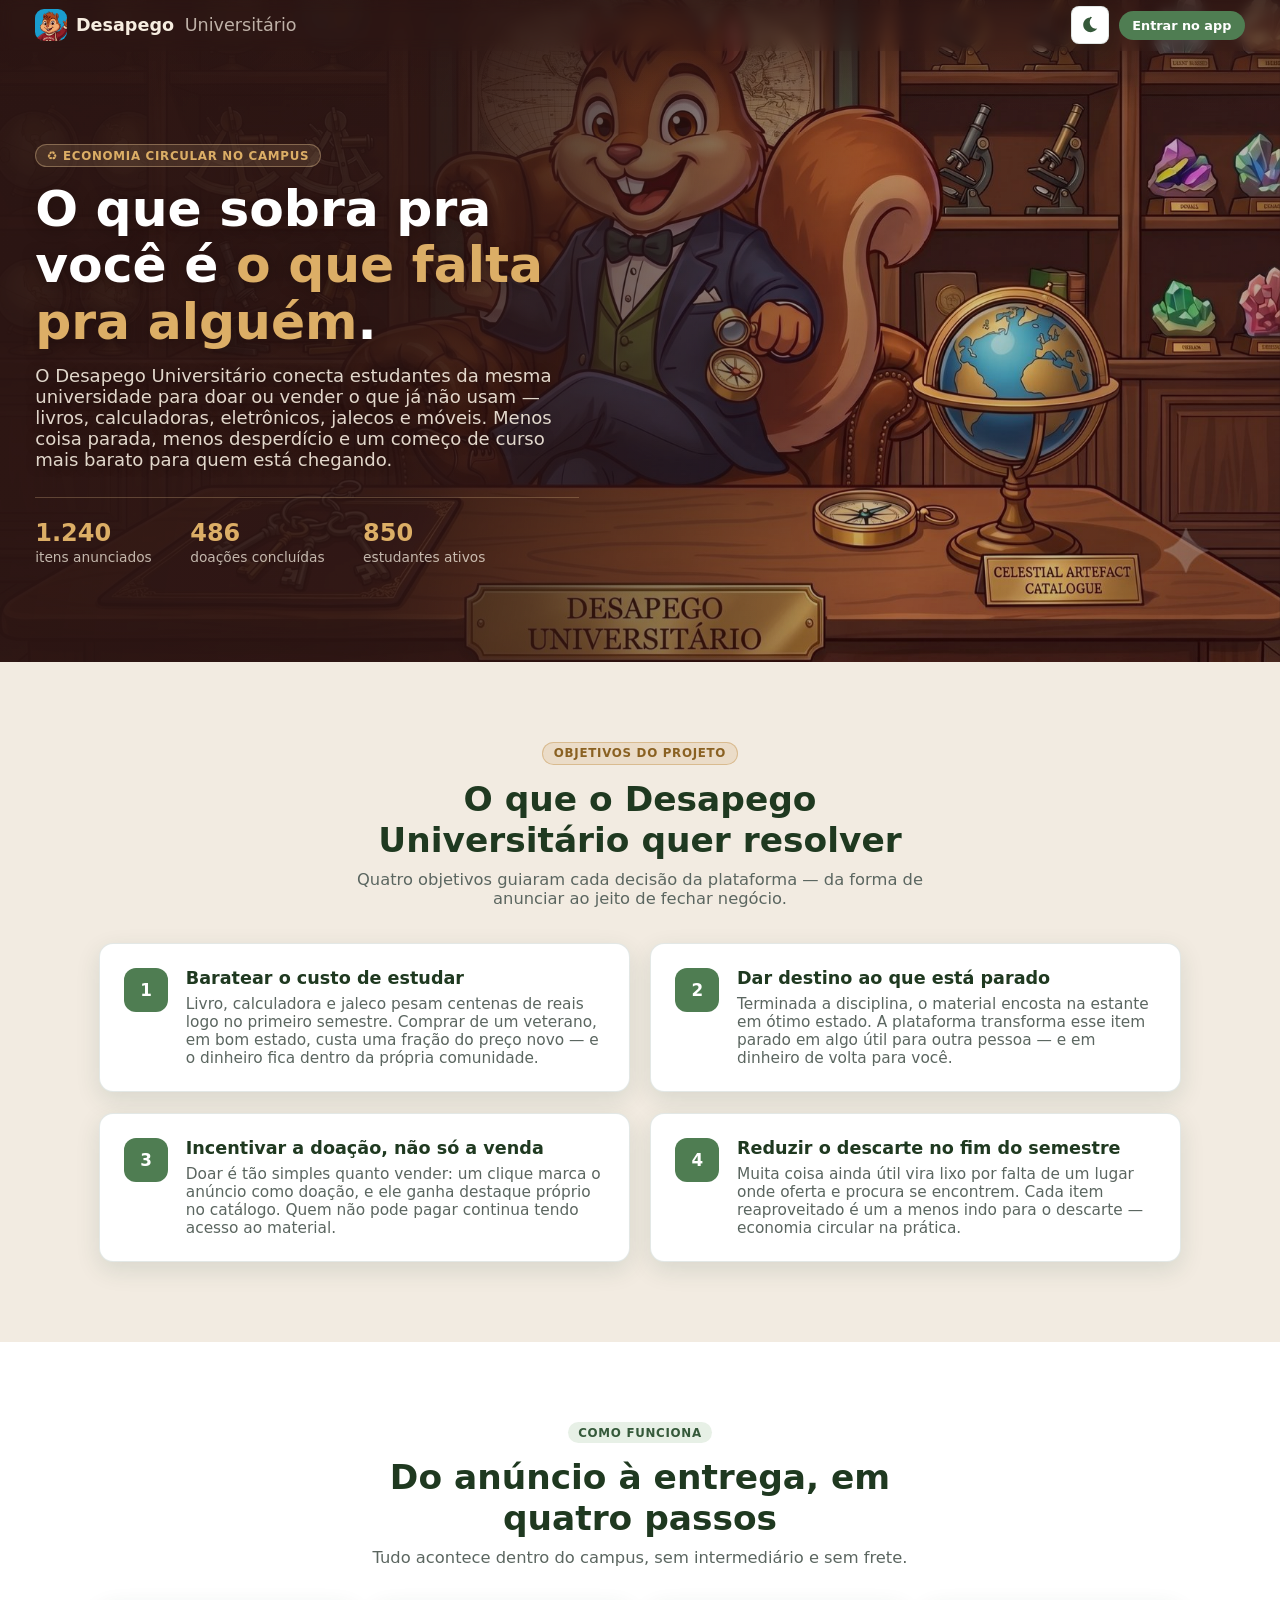
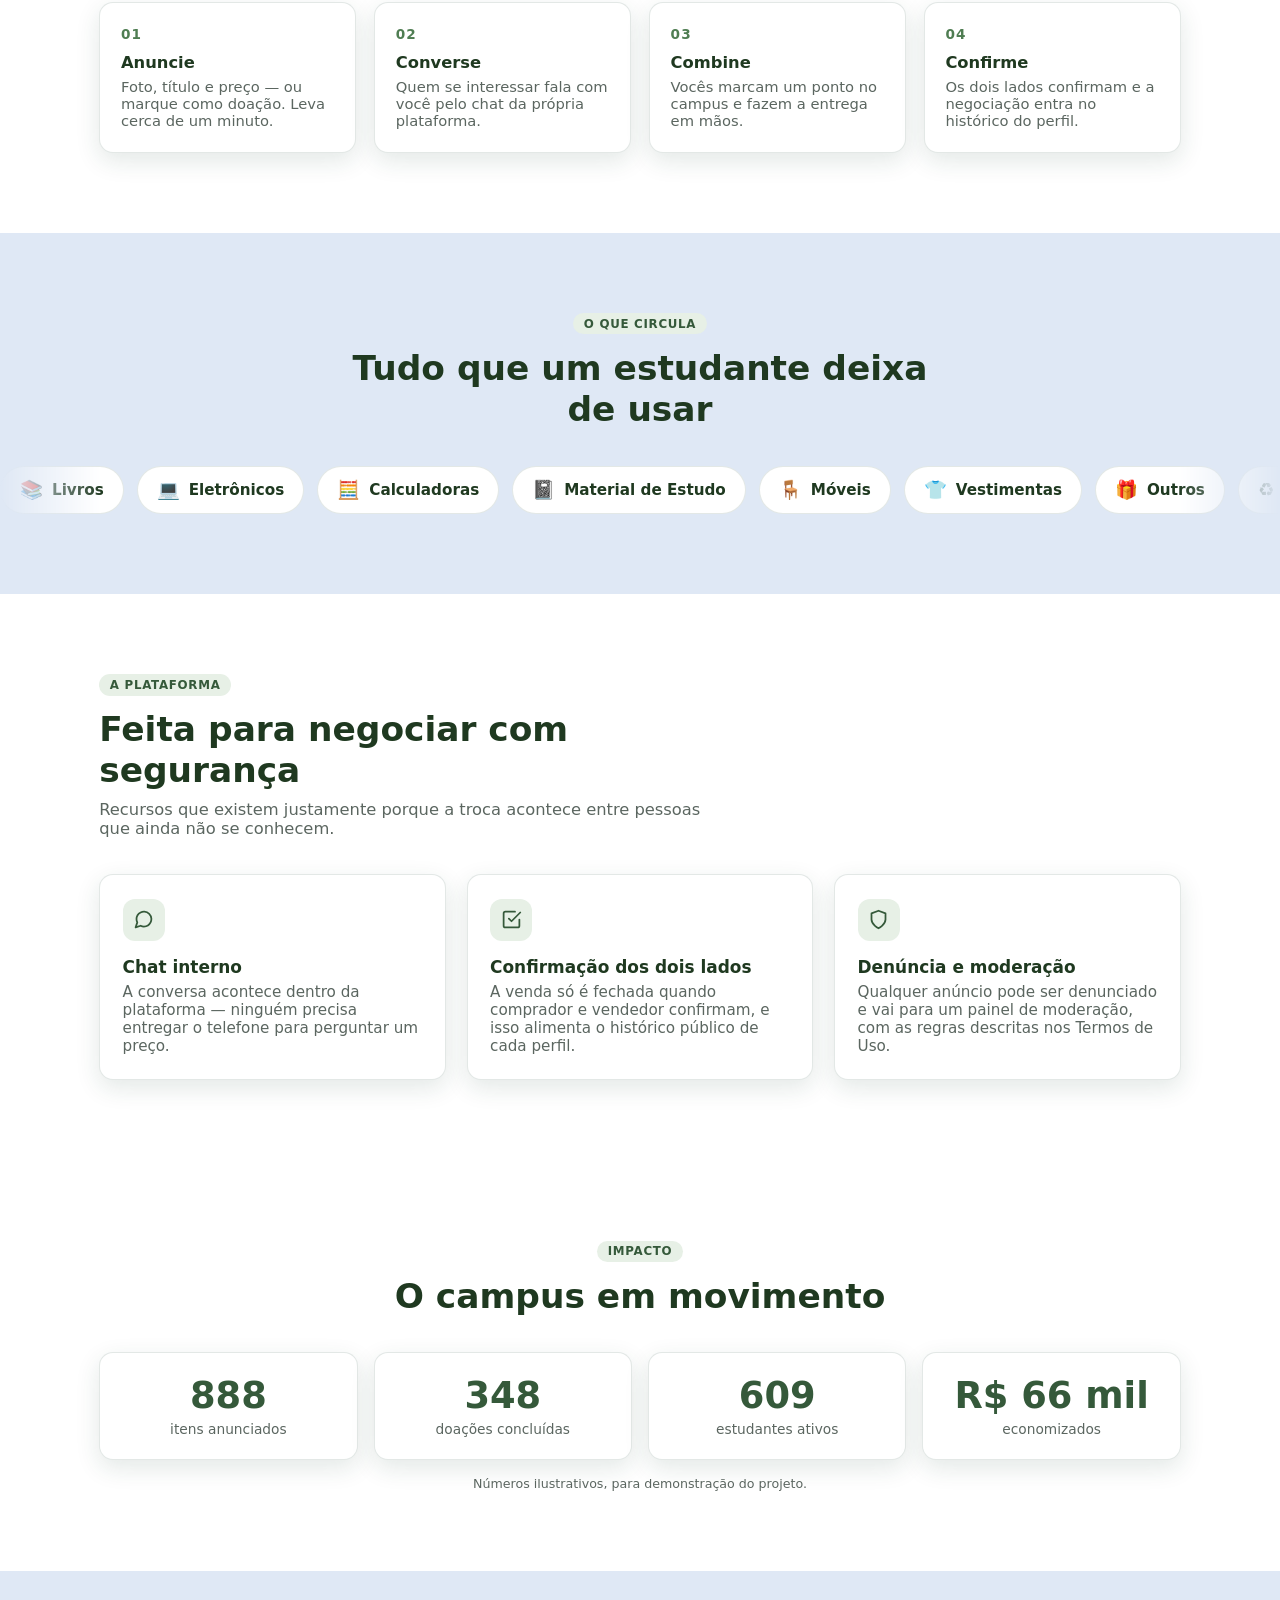
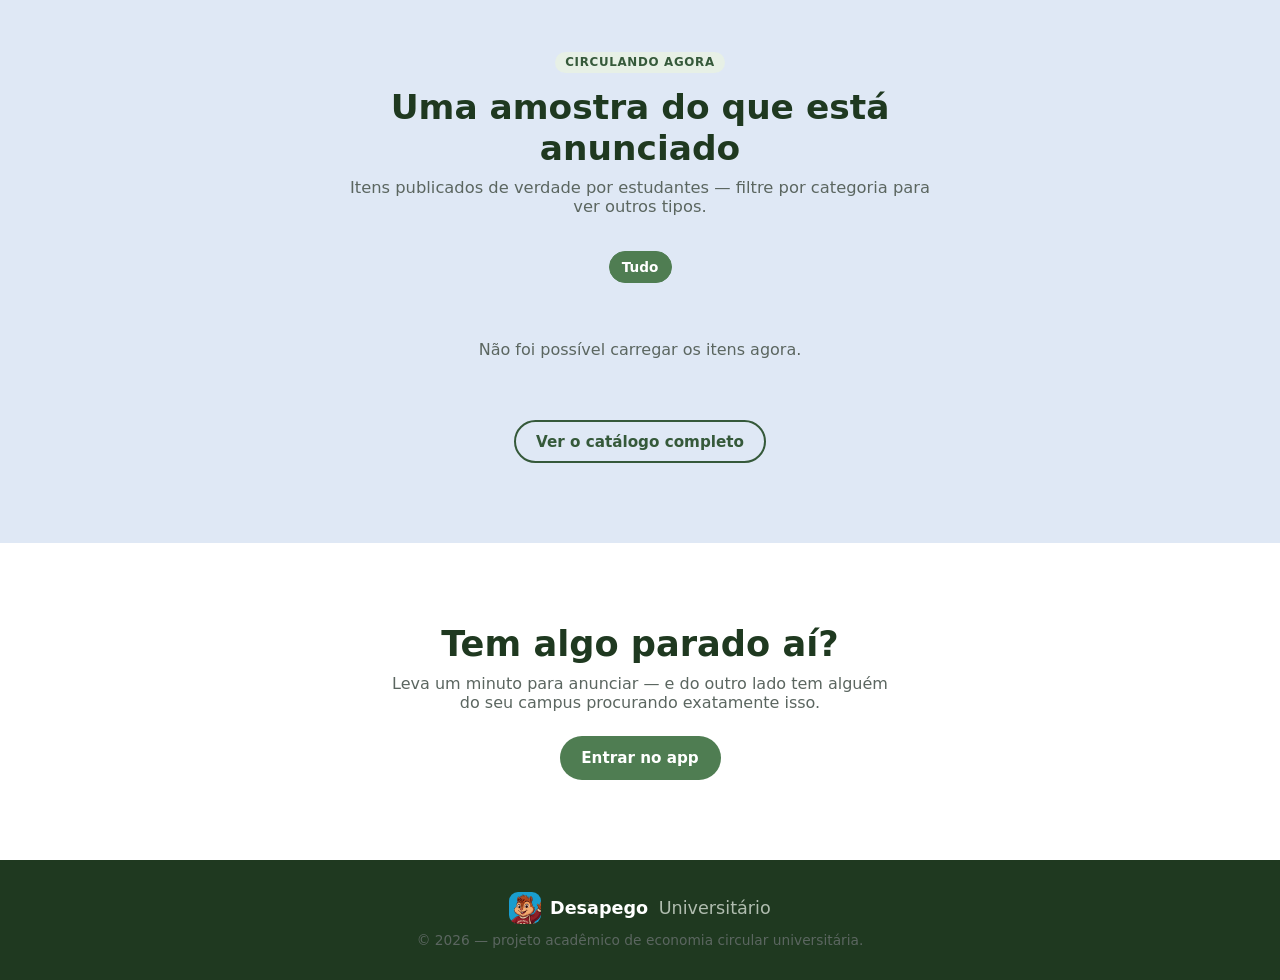
<file: frontend/landing.html>
<!DOCTYPE html>
<html lang="pt-BR">
<head>
  <meta charset="UTF-8" />
  <meta name="viewport" content="width=device-width, initial-scale=1, viewport-fit=cover" />
  <title>Desapego Universitário — Economia Circular do Campus</title>
  <meta name="description" content="Plataforma que conecta estudantes do mesmo campus para doar ou vender livros, calculadoras, eletrônicos, jalecos e móveis — dando uma segunda vida ao que não é mais usado." />

  <!-- PWA -->
  <link rel="manifest" href="manifest.json" />
  <meta name="theme-color" content="#351b19" />
  <link rel="icon" href="icons/icon-192.png" />
  <link rel="apple-touch-icon" href="icons/icon-192.png" />

  <!-- A ilustração do hero é o maior peso da página: carrega cedo. -->
  <link rel="preload" as="image" href="img/hero-biblioteca-mobile.jpg" media="(max-width: 899px)" />
  <link rel="preload" as="image" href="img/hero-biblioteca.jpg" media="(min-width: 900px)" />

  <link rel="stylesheet" href="css/styles.css?v=102" />
  <link rel="stylesheet" href="css/landing.css?v=102" />
</head>
<body class="lp-page">

  <header class="topbar" id="lp-topbar">
    <div class="topbar__inner">
      <a href="index.html" class="brand" aria-label="Desapego Universitário">
        <img src="img/mascote-badge.png" alt="" class="brand__icon" /> Desapego<span>Universitário</span>
      </a>
      <div class="lp-topo-acoes">
        <button type="button" id="toggle-tema" class="tema-toggle" aria-label="Ativar modo noturno">🌙</button>
        <a href="index.html" class="btn btn--primary btn--sm">Entrar no app</a>
      </div>
    </div>
  </header>

  <main>
    <!-- ===================== HERO ===================== -->
    <section class="lp-hero">
      <!-- Fundo e véu separados: o fundo é o que se move no parallax. -->
      <div class="lp-hero__fundo" id="lp-hero-fundo" aria-hidden="true"></div>
      <div class="lp-hero__veu" aria-hidden="true"></div>

      <div class="lp-wrap lp-hero__inner">
        <div class="lp-hero__texto" data-anim-grupo>
          <span class="lp-etiqueta lp-anim">♻️ Economia circular no campus</span>
          <h1 class="lp-anim">O que sobra pra você é <em>o que falta pra alguém</em>.</h1>
          <p class="lp-hero__lead lp-anim">
            O Desapego Universitário conecta estudantes da mesma universidade para doar
            ou vender o que já não usam — livros, calculadoras, eletrônicos, jalecos e
            móveis. Menos coisa parada, menos desperdício e um começo de curso mais
            barato para quem está chegando.
          </p>
          <div class="lp-hero__resumo lp-anim">
            <div><strong data-alvo="1240">1.240</strong><span>itens anunciados</span></div>
            <div><strong data-alvo="486">486</strong><span>doações concluídas</span></div>
            <div><strong data-alvo="850">850</strong><span>estudantes ativos</span></div>
          </div>
        </div>
      </div>
    </section>

    <!-- ===================== OBJETIVOS (o foco da landing) ===================== -->
    <section class="lp-secao lp-secao--areia" id="objetivos">
      <div class="lp-wrap">
        <div class="lp-cabecalho lp-cabecalho--centro lp-anim">
          <span class="lp-etiqueta">Objetivos do projeto</span>
          <h2>O que o Desapego Universitário quer resolver</h2>
          <p>Quatro objetivos guiaram cada decisão da plataforma — da forma de anunciar ao jeito de fechar negócio.</p>
        </div>

        <div class="lp-objetivos" data-anim-grupo>
          <article class="lp-objetivo lp-anim">
            <div class="lp-objetivo__num" aria-hidden="true">1</div>
            <div>
              <h3>Baratear o custo de estudar</h3>
              <p>
                Livro, calculadora e jaleco pesam centenas de reais logo no primeiro
                semestre. Comprar de um veterano, em bom estado, custa uma fração do
                preço novo — e o dinheiro fica dentro da própria comunidade.
              </p>
            </div>
          </article>

          <article class="lp-objetivo lp-anim">
            <div class="lp-objetivo__num" aria-hidden="true">2</div>
            <div>
              <h3>Dar destino ao que está parado</h3>
              <p>
                Terminada a disciplina, o material encosta na estante em ótimo estado.
                A plataforma transforma esse item parado em algo útil para outra pessoa
                — e em dinheiro de volta para você.
              </p>
            </div>
          </article>

          <article class="lp-objetivo lp-anim">
            <div class="lp-objetivo__num" aria-hidden="true">3</div>
            <div>
              <h3>Incentivar a doação, não só a venda</h3>
              <p>
                Doar é tão simples quanto vender: um clique marca o anúncio como doação,
                e ele ganha destaque próprio no catálogo. Quem não pode pagar continua
                tendo acesso ao material.
              </p>
            </div>
          </article>

          <article class="lp-objetivo lp-anim">
            <div class="lp-objetivo__num" aria-hidden="true">4</div>
            <div>
              <h3>Reduzir o descarte no fim do semestre</h3>
              <p>
                Muita coisa ainda útil vira lixo por falta de um lugar onde oferta e
                procura se encontrem. Cada item reaproveitado é um a menos indo para o
                descarte — economia circular na prática.
              </p>
            </div>
          </article>
        </div>
      </div>
    </section>

    <!-- ===================== COMO FUNCIONA ===================== -->
    <section class="lp-secao lp-secao--faixa">
      <div class="lp-wrap">
        <div class="lp-cabecalho lp-cabecalho--centro lp-anim">
          <span class="lp-etiqueta">Como funciona</span>
          <h2>Do anúncio à entrega, em quatro passos</h2>
          <p>Tudo acontece dentro do campus, sem intermediário e sem frete.</p>
        </div>

        <div class="lp-passos" data-anim-grupo>
          <article class="lp-passo lp-anim">
            <h3>Anuncie</h3>
            <p>Foto, título e preço — ou marque como doação. Leva cerca de um minuto.</p>
          </article>
          <article class="lp-passo lp-anim">
            <h3>Converse</h3>
            <p>Quem se interessar fala com você pelo chat da própria plataforma.</p>
          </article>
          <article class="lp-passo lp-anim">
            <h3>Combine</h3>
            <p>Vocês marcam um ponto no campus e fazem a entrega em mãos.</p>
          </article>
          <article class="lp-passo lp-anim">
            <h3>Confirme</h3>
            <p>Os dois lados confirmam e a negociação entra no histórico do perfil.</p>
          </article>
        </div>
      </div>
    </section>

    <!-- ===================== CATEGORIAS (esteira) ===================== -->
    <section class="lp-secao">
      <div class="lp-wrap">
        <div class="lp-cabecalho lp-cabecalho--centro lp-anim">
          <span class="lp-etiqueta">O que circula</span>
          <h2>Tudo que um estudante deixa de usar</h2>
        </div>
      </div>

      <!-- Esteira: a lista é duplicada no HTML pra a rolagem ser contínua
           (quando a primeira metade sai, a segunda já está no lugar). -->
      <div class="lp-esteira lp-anim">
        <div class="lp-esteira__trilho">
          <div class="lp-cat"><span aria-hidden="true">📚</span> Livros</div>
          <div class="lp-cat"><span aria-hidden="true">💻</span> Eletrônicos</div>
          <div class="lp-cat"><span aria-hidden="true">🧮</span> Calculadoras</div>
          <div class="lp-cat"><span aria-hidden="true">📓</span> Material de Estudo</div>
          <div class="lp-cat"><span aria-hidden="true">🪑</span> Móveis</div>
          <div class="lp-cat"><span aria-hidden="true">👕</span> Vestimentas</div>
          <div class="lp-cat"><span aria-hidden="true">🎁</span> Outros</div>
          <div class="lp-cat"><span aria-hidden="true">♻️</span> Doações</div>
          <!-- cópia (aria-hidden: é repetição visual, não conteúdo novo) -->
          <div class="lp-cat" aria-hidden="true"><span>📚</span> Livros</div>
          <div class="lp-cat" aria-hidden="true"><span>💻</span> Eletrônicos</div>
          <div class="lp-cat" aria-hidden="true"><span>🧮</span> Calculadoras</div>
          <div class="lp-cat" aria-hidden="true"><span>📓</span> Material de Estudo</div>
          <div class="lp-cat" aria-hidden="true"><span>🪑</span> Móveis</div>
          <div class="lp-cat" aria-hidden="true"><span>👕</span> Vestimentas</div>
          <div class="lp-cat" aria-hidden="true"><span>🎁</span> Outros</div>
          <div class="lp-cat" aria-hidden="true"><span>♻️</span> Doações</div>
        </div>
      </div>
    </section>

    <!-- ===================== A PLATAFORMA ===================== -->
    <section class="lp-secao lp-secao--faixa">
      <div class="lp-wrap">
        <div class="lp-cabecalho lp-anim">
          <span class="lp-etiqueta">A plataforma</span>
          <h2>Feita para negociar com segurança</h2>
          <p>Recursos que existem justamente porque a troca acontece entre pessoas que ainda não se conhecem.</p>
        </div>

        <div class="lp-grade-3" data-anim-grupo>
          <article class="lp-cartao lp-anim">
            <div class="lp-icone" aria-hidden="true">
              <svg viewBox="0 0 24 24" fill="none" stroke="currentColor" stroke-width="2" stroke-linecap="round" stroke-linejoin="round"><path d="M21 11.5a8.38 8.38 0 0 1-.9 3.8 8.5 8.5 0 0 1-7.6 4.7 8.38 8.38 0 0 1-3.8-.9L3 21l1.9-5.7a8.38 8.38 0 0 1-.9-3.8 8.5 8.5 0 0 1 4.7-7.6 8.38 8.38 0 0 1 3.8-.9h.5a8.48 8.48 0 0 1 8 8v.5z"/></svg>
            </div>
            <h3>Chat interno</h3>
            <p>A conversa acontece dentro da plataforma — ninguém precisa entregar o telefone para perguntar um preço.</p>
          </article>

          <article class="lp-cartao lp-anim">
            <div class="lp-icone" aria-hidden="true">
              <svg viewBox="0 0 24 24" fill="none" stroke="currentColor" stroke-width="2" stroke-linecap="round" stroke-linejoin="round"><path d="M9 11l3 3L22 4"/><path d="M21 12v7a2 2 0 0 1-2 2H5a2 2 0 0 1-2-2V5a2 2 0 0 1 2-2h11"/></svg>
            </div>
            <h3>Confirmação dos dois lados</h3>
            <p>A venda só é fechada quando comprador e vendedor confirmam, e isso alimenta o histórico público de cada perfil.</p>
          </article>

          <article class="lp-cartao lp-anim">
            <div class="lp-icone" aria-hidden="true">
              <svg viewBox="0 0 24 24" fill="none" stroke="currentColor" stroke-width="2" stroke-linecap="round" stroke-linejoin="round"><path d="M12 22s8-4 8-10V5l-8-3-8 3v7c0 6 8 10 8 10z"/></svg>
            </div>
            <h3>Denúncia e moderação</h3>
            <p>Qualquer anúncio pode ser denunciado e vai para um painel de moderação, com as regras descritas nos Termos de Uso.</p>
          </article>
        </div>
      </div>
    </section>

    <!-- ===================== NÚMEROS ===================== -->
    <section class="lp-secao lp-secao--faixa">
      <div class="lp-wrap">
        <div class="lp-cabecalho lp-cabecalho--centro lp-anim">
          <span class="lp-etiqueta">Impacto</span>
          <h2>O campus em movimento</h2>
        </div>

        <div class="lp-numeros" data-anim-grupo>
          <!-- O valor final já vem no HTML: sem JS os números continuam
               corretos (o script só anima a contagem a partir do zero). -->
          <div class="lp-numero lp-anim"><strong data-alvo="1240">1.240</strong><span>itens anunciados</span></div>
          <div class="lp-numero lp-anim"><strong data-alvo="486">486</strong><span>doações concluídas</span></div>
          <div class="lp-numero lp-anim"><strong data-alvo="850">850</strong><span>estudantes ativos</span></div>
          <div class="lp-numero lp-anim"><strong data-prefixo="R$ " data-alvo="92" data-sufixo=" mil">R$ 92 mil</strong><span>economizados</span></div>
        </div>
        <p class="lp-nota">Números ilustrativos, para demonstração do projeto.</p>
      </div>
    </section>

    <!-- ===================== VITRINE =====================
         Amostra do catálogo com filtro por categoria. É de propósito uma
         prévia curta (4 itens): quem quiser buscar de verdade entra no app,
         onde há busca, sessão e a listagem completa. -->
    <section class="lp-secao">
      <div class="lp-wrap">
        <div class="lp-cabecalho lp-cabecalho--centro lp-anim">
          <span class="lp-etiqueta">Circulando agora</span>
          <h2>Uma amostra do que está anunciado</h2>
          <p>Itens publicados de verdade por estudantes — filtre por categoria para ver outros tipos.</p>
        </div>

        <div class="chips lp-anim" id="lp-filtros" role="group" aria-label="Filtrar por categoria"></div>

        <div class="lp-vitrine-grade" id="lp-grade" aria-live="polite"></div>
        <p class="empty-state" id="lp-aviso" hidden></p>

        <div class="section-footer lp-anim">
          <a href="index.html" class="btn btn--ghost">Ver o catálogo completo</a>
        </div>
      </div>
    </section>

    <!-- ===================== FECHAMENTO ===================== -->
    <section class="lp-secao lp-secao--faixa">
      <div class="lp-wrap lp-final lp-anim">
        <h2>Tem algo parado aí?</h2>
        <p>Leva um minuto para anunciar — e do outro lado tem alguém do seu campus procurando exatamente isso.</p>
        <a href="index.html" class="btn btn--primary">Entrar no app</a>
      </div>
    </section>
  </main>

  <!-- template de card de item (usado pelo renderGrid do site.js, o mesmo
       componente do catálogo — os cards ficam idênticos aos do app) -->
  <template id="tpl-card-item">
    <article class="card-item">
      <div class="card-item__img" data-role="img"></div>
      <div class="card-item__body">
        <span class="badge" data-role="categoria"></span>
        <h3 data-role="titulo"></h3>
        <p data-role="descricao"></p>
        <span class="card-item__data" data-role="publicado"></span>
        <div class="card-item__footer">
          <strong data-role="preco"></strong>
          <div class="card-item__acoes">
            <a class="btn btn--ghost btn--sm" data-role="link-oferta" hidden>Oferta</a>
            <a class="btn btn--ghost btn--sm" data-role="link-editar" hidden>Editar</a>
            <button class="btn btn--danger btn--sm" data-role="btn-remover" hidden>Remover</button>
          </div>
        </div>
      </div>
    </article>
  </template>

  <footer class="lp-rodape">
    <div class="lp-wrap">
      <a href="index.html" class="brand">
        <img src="img/mascote-badge.png" alt="" class="brand__icon" /> Desapego<span>Universitário</span>
      </a>
      <p style="margin: 0;">© 2026 — projeto acadêmico de economia circular universitária.</p>
    </div>
  </footer>

  <!-- site.js entra aqui pelo botão de modo noturno (e mantém o
       comportamento igual ao do resto do app). -->
  <script src="js/config.js?v=102"></script>
  <script src="js/auth.js?v=102"></script>
  <script src="js/api.js?v=102"></script>
  <script src="js/site.js?v=102"></script>
  <script src="js/landing.js?v=102"></script>
</body>
</html>
</file>
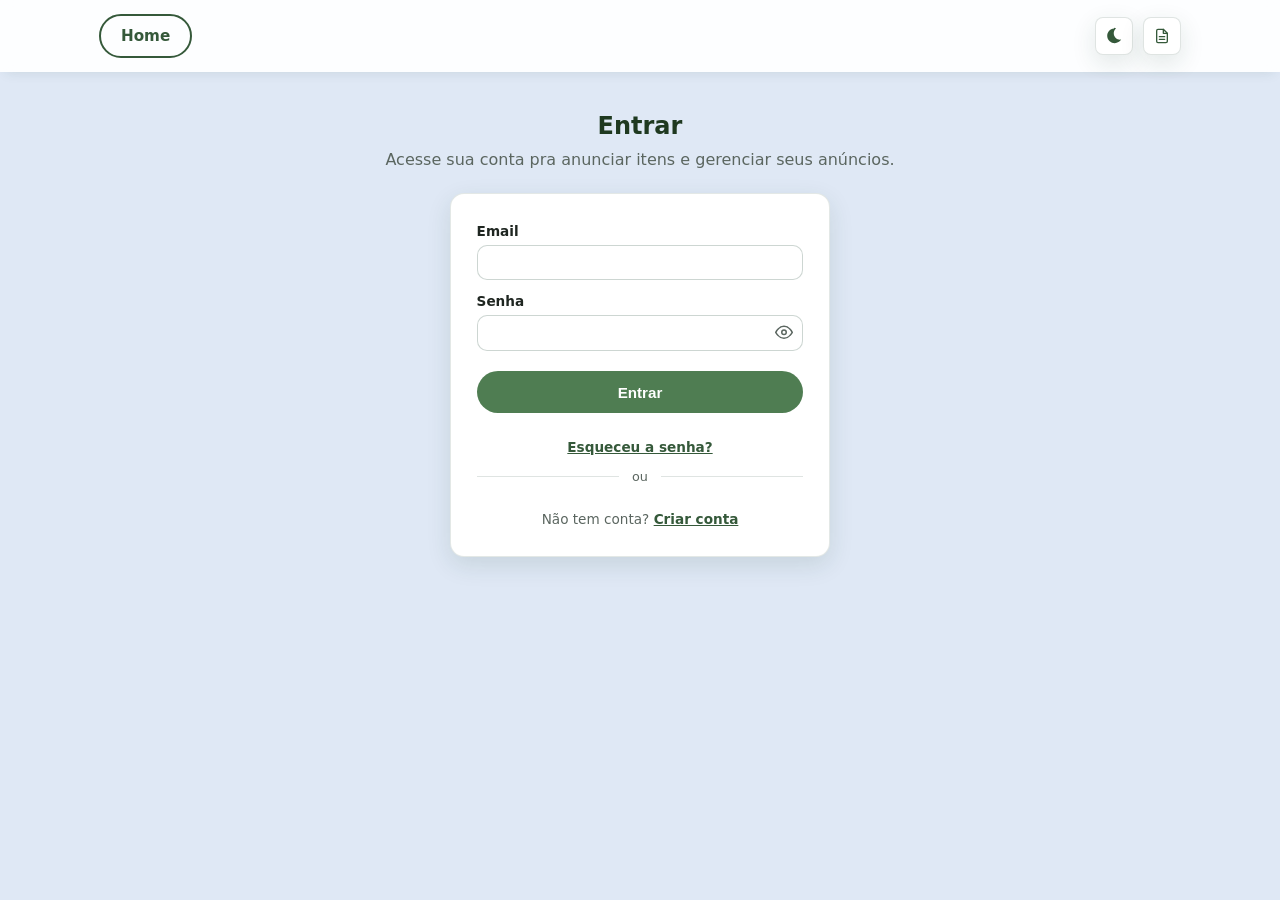
<file: frontend/login.html>
<!DOCTYPE html>
<html lang="pt-BR">
<head>
  <meta charset="UTF-8" />
  <meta name="viewport" content="width=device-width, initial-scale=1, viewport-fit=cover" />
  <title>Entrar — Desapego Universitário</title>
  <meta name="description" content="Acesse sua conta do Desapego Universitário." />

  <link rel="manifest" href="manifest.json" />
  <meta name="theme-color" content="#2f6f4f" />
  <link rel="icon" href="icons/icon-192.png" />
  <link rel="apple-touch-icon" href="icons/icon-192.png" />

  <link rel="stylesheet" href="css/styles.css?v=102" />

  <!-- Login com Google (Google Identity Services) -->
  <script src="https://accounts.google.com/gsi/client" async defer></script>
</head>
<body>

  <header class="topbar">
    <div class="topbar__inner">
      <a href="index.html" class="btn btn--ghost">Home</a>
      <div class="topbar__extras">
        <button type="button" id="toggle-tema" class="tema-toggle" aria-label="Ativar modo noturno">🌙</button>
        <a href="termos.html" class="tema-toggle" aria-label="Termos de Uso" title="Termos de Uso"><svg viewBox="0 0 24 24" width="16" height="16" fill="none" stroke="currentColor" stroke-width="2" stroke-linecap="round" stroke-linejoin="round"><path d="M14 2H6a2 2 0 0 0-2 2v16a2 2 0 0 0 2 2h12a2 2 0 0 0 2-2V8z"/><path d="M14 2v6h6"/><line x1="8" y1="13" x2="16" y2="13"/><line x1="8" y1="17" x2="16" y2="17"/></svg></a>
      </div>
    </div>
  </header>

  <main>
    <section class="page-section">
      <div class="page-header page-header--central">
        <h1>Entrar</h1>
        <p>Acesse sua conta pra anunciar itens e gerenciar seus anúncios.</p>
      </div>

      <div class="form-card form-card--central">
        <div id="passo-login" class="cadastro-passo">
          <form id="form-login" class="form" novalidate>
            <label>
              Email
              <input type="email" name="email" id="f-email" required />
            </label>
            <label>
              Senha
              <input type="password" name="senha" id="f-senha" required />
            </label>

            <button type="submit" class="btn btn--primary btn--block">
              <span class="btn__label">Entrar</span>
              <span class="btn__spinner" hidden></span>
            </button>
            <p class="form-feedback" id="form-feedback" role="status" aria-live="polite"></p>
          </form>

          <p class="form-rodape"><a href="recuperar-senha.html">Esqueceu a senha?</a></p>

          <div class="divisor"><span>ou</span></div>

          <div class="google-btn">
            <div id="g_id_onload"
                 data-client_id="405533925967-69q034a54g2t1chbfjvbkghb5bbfu5vj.apps.googleusercontent.com"
                 data-callback="handleGoogleCredential"></div>
            <div class="g_id_signin" data-type="standard" data-shape="pill" data-width="300"></div>
          </div>

          <p class="form-rodape">Não tem conta? <a href="cadastro.html">Criar conta</a></p>
        </div>

        <!-- Passo 2: código de verificação (2FA). Envio de email de verdade
             ainda não existe no projeto, então o código simulado aparece
             na tela mesmo — dá pra copiar e colar no demo/vídeo. -->
        <div id="passo-2fa" class="cadastro-passo" hidden>
          <p class="cadastro-passo__intro" id="aviso-codigo-simulado"></p>
          <form id="form-2fa" class="form" novalidate>
            <label>
              Código de verificação
              <input type="text" name="codigo" id="f-codigo" required maxlength="6" inputmode="numeric" placeholder="000000" />
            </label>

            <button type="submit" class="btn btn--primary btn--block">
              <span class="btn__label">Confirmar</span>
              <span class="btn__spinner" hidden></span>
            </button>
            <p class="form-feedback" id="form-feedback-2fa" role="status" aria-live="polite"></p>
          </form>
        </div>
      </div>
    </section>
  </main>

<script src="js/config.js?v=102"></script>

<script src="js/auth.js?v=102"></script>
  <script src="js/api.js?v=102"></script>
  <script src="js/site.js?v=102"></script>
  <script src="js/login.js?v=102"></script>
</body>
</html>
</file>
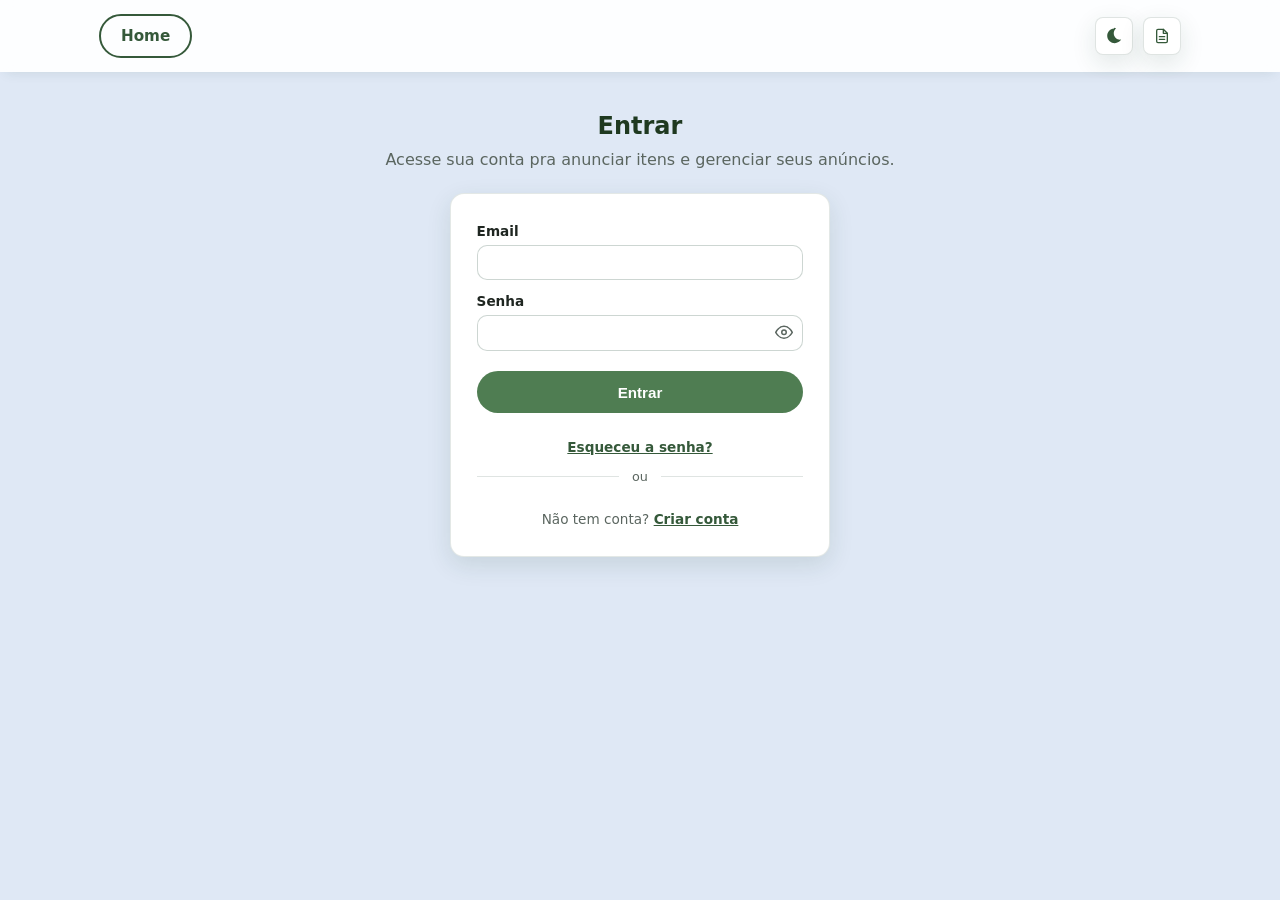
<file: frontend/meus-anuncios.html>
<!DOCTYPE html>
<html lang="pt-BR">
<head>
  <meta charset="UTF-8" />
  <meta name="viewport" content="width=device-width, initial-scale=1, viewport-fit=cover" />
  <title>Meus anúncios — Desapego Universitário</title>
  <meta name="description" content="Acompanhe e gerencie os itens que você anunciou." />

  <link rel="manifest" href="manifest.json" />
  <meta name="theme-color" content="#2f6f4f" />
  <link rel="icon" href="icons/icon-192.png" />
  <link rel="apple-touch-icon" href="icons/icon-192.png" />

  <link rel="stylesheet" href="css/styles.css?v=102" />
</head>
<body>

  <header class="topbar topbar--app">
    <div class="topbar__inner">
      <div id="perfil-topo" class="perfil-topo"></div>
      <nav class="topbar__nav">
        <a href="index.html" class="btn btn--ghost">Home</a>
        <a href="catalogo.html" class="btn btn--ghost">Catálogo</a>
        <a href="meus-anuncios.html" class="btn btn--ghost" aria-current="page">Meus anúncios</a>
        <a href="admin-denuncias.html" class="btn btn--ghost admin-link-denuncias" id="link-admin-denuncias" hidden>Denúncias</a>
        <a href="anunciar.html" class="btn btn--primary">Anunciar item</a>
        <div class="topbar__extras">
          <button type="button" id="toggle-tema" class="tema-toggle" aria-label="Ativar modo noturno">🌙</button>
          <a href="termos.html" class="tema-toggle" aria-label="Termos de Uso" title="Termos de Uso"><svg viewBox="0 0 24 24" width="16" height="16" fill="none" stroke="currentColor" stroke-width="2" stroke-linecap="round" stroke-linejoin="round"><path d="M14 2H6a2 2 0 0 0-2 2v16a2 2 0 0 0 2 2h12a2 2 0 0 0 2-2V8z"/><path d="M14 2v6h6"/><line x1="8" y1="13" x2="16" y2="13"/><line x1="8" y1="17" x2="16" y2="17"/></svg></a>
        </div>
      </nav>
    </div>
  </header>

  <a href="index.html" class="logo-home" aria-label="Voltar para a Home" title="Início">
    <img src="img/mascote-badge.png" alt="Desapego Universitário" />
  </a>
  <a href="chat.html" class="chat-atalho chat-atalho--flutuante chat-notif-alvo" aria-label="Abrir o chat" title="Chat">
    <svg viewBox="0 0 24 24" width="19" height="19" fill="none" stroke="currentColor" stroke-width="2" stroke-linecap="round" stroke-linejoin="round"><path d="M21 11.5a8.38 8.38 0 0 1-.9 3.8 8.5 8.5 0 0 1-7.6 4.7 8.38 8.38 0 0 1-3.8-.9L3 21l1.9-5.7a8.38 8.38 0 0 1-.9-3.8 8.5 8.5 0 0 1 4.7-7.6 8.38 8.38 0 0 1 3.8-.9h.5a8.48 8.48 0 0 1 8 8v.5z"/></svg>
  </a>
  <button type="button" id="toggle-sidebar" class="sidebar-toggle" aria-label="Recolher menu">☰</button>

  <main>
    <section class="page-section">
      <div class="page-header">
        <h1>Meus anúncios</h1>
        <p>Os itens que você publicou neste navegador.</p>
      </div>

      <div class="abas-anuncios">
        <button type="button" class="abas-anuncios__botao is-ativa" id="aba-meus-ativos" data-aba="ativos">Ativos</button>
        <button type="button" class="abas-anuncios__botao" id="aba-meus-vendidos" data-aba="vendidos">Vendidos</button>
      </div>

      <div class="grid-itens" id="grid-meus" aria-live="polite"></div>
      <div class="empty-state" id="meus-empty" hidden>
        <p id="meus-empty-texto">Você ainda não anunciou nada.</p>
        <a href="anunciar.html" class="btn btn--primary" id="meus-empty-cta">Anunciar item</a>
      </div>

      <div class="section-footer">
        <button type="button" id="btn-carregar-mais" class="btn btn--ghost" hidden>Carregar mais</button>
      </div>
    </section>
  </main>

<template id="tpl-card-item">
    <article class="card-item">
      <div class="card-item__img" data-role="img"></div>
      <div class="card-item__body">
        <span class="badge" data-role="categoria"></span>
        <h3 data-role="titulo"></h3>
        <p data-role="descricao"></p>
        <span class="card-item__data" data-role="publicado"></span>
        <div class="card-item__footer">
          <strong data-role="preco"></strong>
          <div class="card-item__acoes">
            <a class="btn btn--ghost btn--sm" data-role="link-oferta" hidden>Oferta</a>
            <a class="btn btn--ghost btn--sm" data-role="link-editar" hidden>Editar</a>
            <button class="btn btn--danger btn--sm" data-role="btn-remover" hidden>Remover</button>
          </div>
        </div>
      </div>
    </article>
  </template>

  <script src="js/config.js?v=102"></script>

  <script src="js/auth.js?v=102"></script>
  <script src="js/api.js?v=102"></script>
  <script src="js/site.js?v=102"></script>
  <script src="js/meus-anuncios.js?v=102"></script>
</body>
</html>
</file>
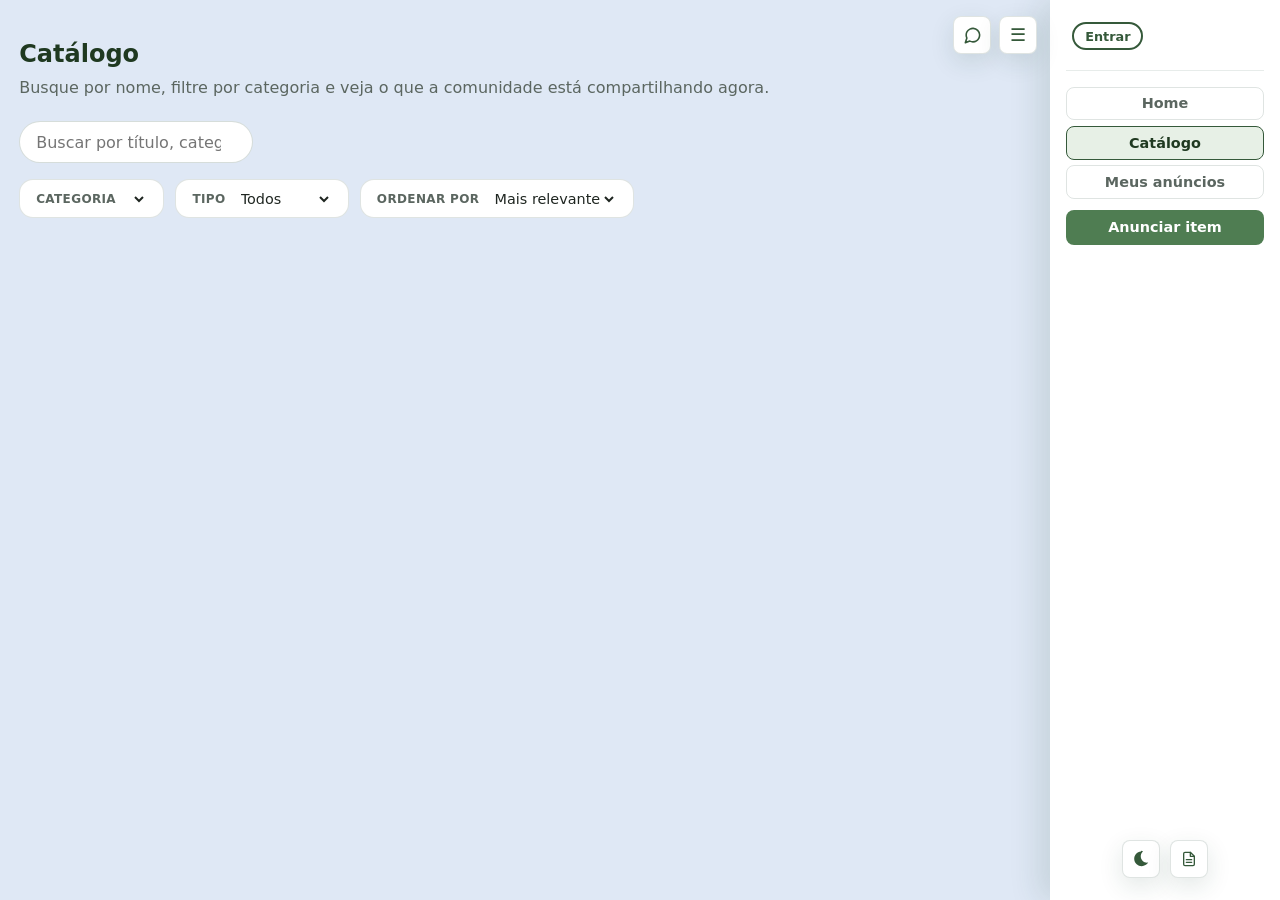
<file: frontend/perfil-publico.html>
<!DOCTYPE html>
<html lang="pt-BR">
<head>
  <meta charset="UTF-8" />
  <meta name="viewport" content="width=device-width, initial-scale=1, viewport-fit=cover" />
  <title>Perfil — Desapego Universitário</title>
  <meta name="description" content="Veja o perfil e os anúncios de outro estudante." />

  <link rel="manifest" href="manifest.json" />
  <meta name="theme-color" content="#2f6f4f" />
  <link rel="icon" href="icons/icon-192.png" />
  <link rel="apple-touch-icon" href="icons/icon-192.png" />

  <link rel="stylesheet" href="css/styles.css?v=102" />
</head>
<body>

  <header class="topbar topbar--app">
    <div class="topbar__inner">
      <div id="perfil-topo" class="perfil-topo"></div>
      <nav class="topbar__nav">
        <a href="index.html" class="btn btn--ghost">Home</a>
        <a href="catalogo.html" class="btn btn--ghost">Catálogo</a>
        <a href="meus-anuncios.html" class="btn btn--ghost">Meus anúncios</a>
        <a href="admin-denuncias.html" class="btn btn--ghost admin-link-denuncias" id="link-admin-denuncias" hidden>Denúncias</a>
        <a href="anunciar.html" class="btn btn--primary">Anunciar item</a>
        <div class="topbar__extras">
          <button type="button" id="toggle-tema" class="tema-toggle" aria-label="Ativar modo noturno">🌙</button>
          <a href="termos.html" class="tema-toggle" aria-label="Termos de Uso" title="Termos de Uso"><svg viewBox="0 0 24 24" width="16" height="16" fill="none" stroke="currentColor" stroke-width="2" stroke-linecap="round" stroke-linejoin="round"><path d="M14 2H6a2 2 0 0 0-2 2v16a2 2 0 0 0 2 2h12a2 2 0 0 0 2-2V8z"/><path d="M14 2v6h6"/><line x1="8" y1="13" x2="16" y2="13"/><line x1="8" y1="17" x2="16" y2="17"/></svg></a>
        </div>
      </nav>
    </div>
  </header>

  <a href="index.html" class="logo-home" aria-label="Voltar para a Home" title="Início">
    <img src="img/mascote-badge.png" alt="Desapego Universitário" />
  </a>
  <a href="chat.html" class="chat-atalho chat-atalho--flutuante chat-notif-alvo" aria-label="Abrir o chat" title="Chat">
    <svg viewBox="0 0 24 24" width="19" height="19" fill="none" stroke="currentColor" stroke-width="2" stroke-linecap="round" stroke-linejoin="round"><path d="M21 11.5a8.38 8.38 0 0 1-.9 3.8 8.5 8.5 0 0 1-7.6 4.7 8.38 8.38 0 0 1-3.8-.9L3 21l1.9-5.7a8.38 8.38 0 0 1-.9-3.8 8.5 8.5 0 0 1 4.7-7.6 8.38 8.38 0 0 1 3.8-.9h.5a8.48 8.48 0 0 1 8 8v.5z"/></svg>
  </a>
  <button type="button" id="toggle-sidebar" class="sidebar-toggle" aria-label="Recolher menu">☰</button>

  <main>
    <section class="page-section">
      <div class="perfil-layout">
        <div class="perfil-layout__coluna-esquerda">
          <div class="form-card perfil-publico__cartao">
            <div class="perfil-foto__avatar perfil-foto__avatar--grande" id="pp-avatar"></div>
            <h1 id="pp-nome">Carregando...</h1>
            <p class="perfil-publico__curso" id="pp-curso" hidden></p>
          </div>
        </div>

        <div class="perfil-layout__coluna-direita">
          <div class="form-card">
            <h2 class="form-card__titulo">Anúncios</h2>
            <div class="abas-anuncios">
              <button type="button" class="abas-anuncios__botao is-ativa" id="aba-ativos" data-aba="ativos">Ativos</button>
              <button type="button" class="abas-anuncios__botao" id="aba-vendidos" data-aba="vendidos">Vendidos</button>
            </div>
            <div class="grid-itens" id="grid-perfil-publico" aria-live="polite"></div>
            <p class="empty-state" id="perfil-publico-empty" hidden>Nada por aqui ainda.</p>
          </div>
        </div>
      </div>
    </section>
  </main>

  <template id="tpl-card-item">
    <article class="card-item">
      <div class="card-item__img" data-role="img"></div>
      <div class="card-item__body">
        <span class="badge" data-role="categoria"></span>
        <h3 data-role="titulo"></h3>
        <p data-role="descricao"></p>
        <span class="card-item__data" data-role="publicado"></span>
        <div class="card-item__footer">
          <strong data-role="preco"></strong>
          <div class="card-item__acoes">
            <a class="btn btn--ghost btn--sm" data-role="link-oferta" hidden>Oferta</a>
            <a class="btn btn--ghost btn--sm" data-role="link-editar" hidden>Editar</a>
            <button class="btn btn--danger btn--sm" data-role="btn-remover" hidden>Remover</button>
          </div>
        </div>
      </div>
    </article>
  </template>

  <script src="js/config.js?v=102"></script>

  <script src="js/auth.js?v=102"></script>
  <script src="js/api.js?v=102"></script>
  <script src="js/site.js?v=102"></script>
  <script src="js/perfil-publico.js?v=102"></script>
</body>
</html>
</file>
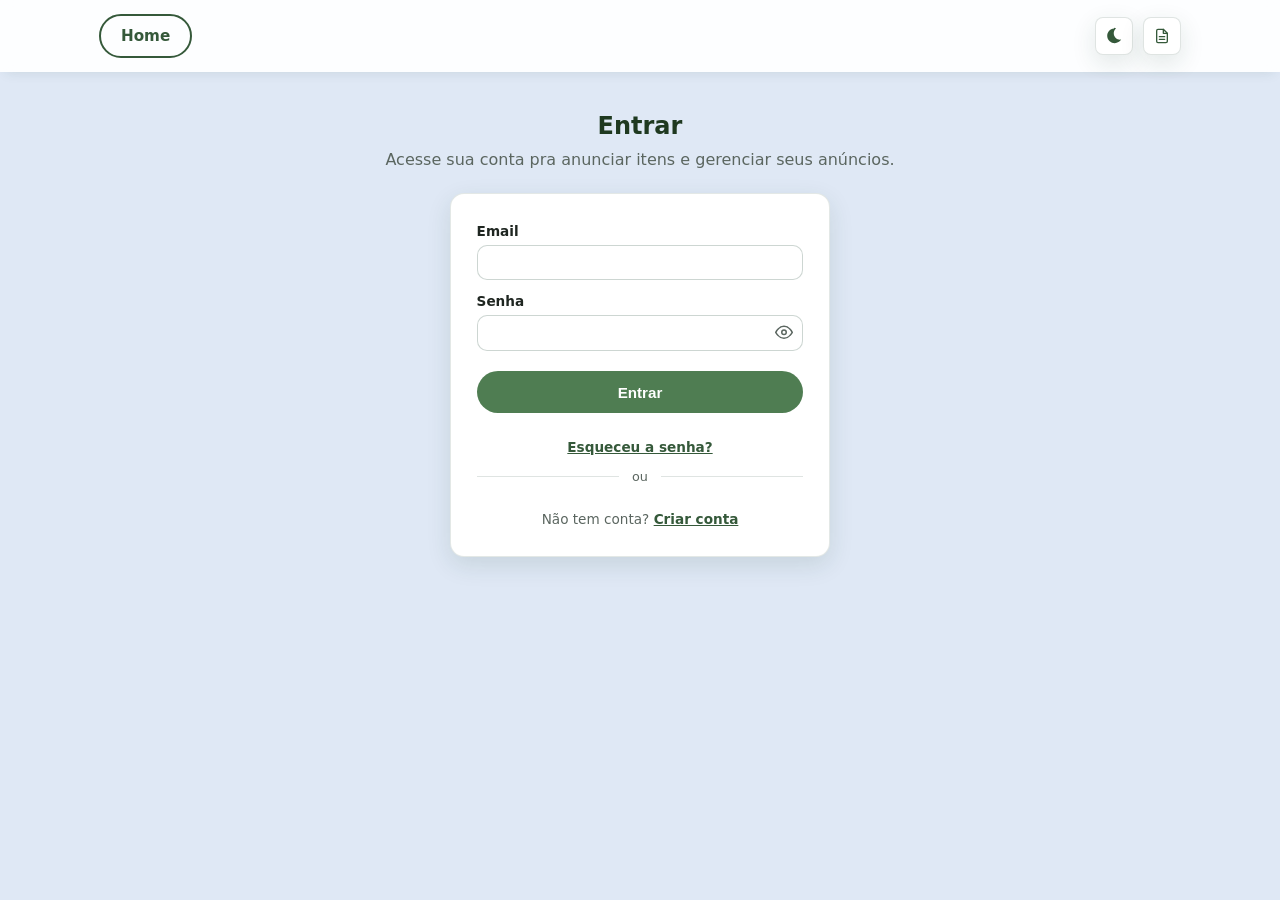
<file: frontend/perfil.html>
<!DOCTYPE html>
<html lang="pt-BR">
<head>
  <meta charset="UTF-8" />
  <meta name="viewport" content="width=device-width, initial-scale=1, viewport-fit=cover" />
  <title>Meu perfil — Desapego Universitário</title>
  <meta name="description" content="Edite seus dados e sua senha." />

  <link rel="manifest" href="manifest.json" />
  <meta name="theme-color" content="#2f6f4f" />
  <link rel="icon" href="icons/icon-192.png" />
  <link rel="apple-touch-icon" href="icons/icon-192.png" />

  <link rel="stylesheet" href="css/styles.css?v=102" />
</head>
<body>

  <header class="topbar topbar--app">
    <div class="topbar__inner">
      <div id="perfil-topo" class="perfil-topo"></div>
      <nav class="topbar__nav">
        <a href="index.html" class="btn btn--ghost">Home</a>
        <a href="catalogo.html" class="btn btn--ghost">Catálogo</a>
        <a href="meus-anuncios.html" class="btn btn--ghost">Meus anúncios</a>
        <a href="admin-denuncias.html" class="btn btn--ghost admin-link-denuncias" id="link-admin-denuncias" hidden>Denúncias</a>
        <a href="anunciar.html" class="btn btn--primary">Anunciar item</a>
        <div class="topbar__extras">
          <button type="button" id="toggle-tema" class="tema-toggle" aria-label="Ativar modo noturno">🌙</button>
          <a href="termos.html" class="tema-toggle" aria-label="Termos de Uso" title="Termos de Uso"><svg viewBox="0 0 24 24" width="16" height="16" fill="none" stroke="currentColor" stroke-width="2" stroke-linecap="round" stroke-linejoin="round"><path d="M14 2H6a2 2 0 0 0-2 2v16a2 2 0 0 0 2 2h12a2 2 0 0 0 2-2V8z"/><path d="M14 2v6h6"/><line x1="8" y1="13" x2="16" y2="13"/><line x1="8" y1="17" x2="16" y2="17"/></svg></a>
        </div>
      </nav>
    </div>
  </header>

  <a href="index.html" class="logo-home" aria-label="Voltar para a Home" title="Início">
    <img src="img/mascote-badge.png" alt="Desapego Universitário" />
  </a>
  <button type="button" id="toggle-sidebar" class="sidebar-toggle" aria-label="Recolher menu">☰</button>

  <main>
    <section class="page-section">
      <div class="page-header page-header--central">
        <h1>Meu perfil</h1>
        <p>Atualize seus dados ou troque sua senha.</p>
      </div>

      <!-- Só aparece no mobile: lá a navegação é a barra inferior fixa (5
           ícones, sem espaço pra mais), então os atalhos de Termos, Sair
           e (pra admin) Denúncias moram aqui. Esta página exige login
           (exigirLogin(), em perfil.js), então "Sair" pode ficar sempre
           visível — quem chega aqui está logado. -->
      <div class="perfil-atalhos-mobile">
        <a href="meus-anuncios.html" class="btn btn--ghost">📦 Meus anúncios</a>
        <a href="termos.html" class="btn btn--ghost">📄 Termos de uso</a>
        <a href="admin-denuncias.html" class="btn btn--ghost admin-link-denuncias" hidden>🚩 Denúncias</a>
        <button type="button" id="btn-sair-perfil-mobile" class="btn btn--ghost">🚪 Sair</button>
      </div>

      <div class="perfil-layout">
        <div class="perfil-layout__coluna-esquerda">
          <div class="form-card">
            <h2 class="form-card__titulo">Dados pessoais</h2>
            <form id="form-perfil" class="form" novalidate>
              <div class="perfil-foto">
                <div class="perfil-foto__avatar" id="perfil-foto-avatar"></div>
                <label class="btn btn--ghost btn--sm perfil-foto__trocar" id="label-trocar-foto" hidden>
                  Trocar foto
                  <input type="file" id="f-foto" accept="image/*" hidden />
                </label>
              </div>
              <label>
                <span>Nome <span class="campo-obrigatorio">*</span></span>
                <input type="text" name="nome" id="f-nome" required maxlength="80" disabled />
              </label>
              <label>
                Email
                <input type="email" id="f-email" disabled />
              </label>
              <label>
                Telefone
                <input type="tel" name="telefone" id="f-telefone" placeholder="(00) 00000-0000" disabled />
              </label>
              <!-- Mesmo componente do filtro de Curso do catálogo: <details>
                   com altura limitada e scroll (são 44 cursos). O valor fica
                   num input escondido, então o form continua lendo form.curso. -->
              <div class="campo">
                <span class="campo__rotulo">Curso</span>
                <details class="lista-opcoes lista-opcoes--campo" id="curso-dropdown">
                  <summary class="lista-opcoes__botao" id="curso-botao">Selecionar...</summary>
                  <ul class="lista-opcoes__painel" id="curso-painel" aria-label="Curso"></ul>
                </details>
                <input type="hidden" name="curso" id="f-curso" />
              </div>
              <label>
                Turno
                <select name="turno" id="f-turno" disabled></select>
              </label>

              <button type="button" id="btn-editar-perfil" class="btn btn--ghost">Editar</button>
              <div class="form-acoes" id="acoes-salvar-perfil" hidden>
                <button type="button" id="btn-cancelar-perfil" class="btn btn--ghost">Cancelar</button>
                <button type="submit" id="btn-salvar-perfil" class="btn btn--primary">
                  <span class="btn__label">Salvar dados</span>
                  <span class="btn__spinner" hidden></span>
                </button>
              </div>
              <p class="form-feedback" id="form-feedback-perfil" role="status" aria-live="polite"></p>
            </form>
          </div>

          <div class="form-card" id="secao-trocar-senha">
            <h2 class="form-card__titulo">Trocar senha</h2>

            <form id="form-trocar-senha" class="form" novalidate>
              <label>
                Senha atual
                <input type="password" name="senhaAtual" id="f-senha-atual" required />
              </label>
              <label>
                Nova senha
                <input type="password" name="senhaNova" id="f-senha-nova" required minlength="8" />
              </label>

              <button type="submit" class="btn btn--primary">
                <span class="btn__label">Solicitar troca</span>
                <span class="btn__spinner" hidden></span>
              </button>
              <p class="form-feedback" id="form-feedback-senha" role="status" aria-live="polite"></p>
            </form>

            <p class="form-rodape">Não lembra a senha atual? <a href="recuperar-senha.html">Recuperar senha</a></p>

            <!-- Envio de email de verdade ainda não existe no projeto, então o
                 código simulado aparece na própria tela — ver comentário em
                 backend/main.py. -->
            <form id="form-confirmar-senha" class="form" novalidate hidden>
              <p class="cadastro-passo__intro" id="aviso-codigo-senha"></p>
              <label>
                Código de verificação
                <input type="text" name="codigo" id="f-codigo-senha" required maxlength="6" inputmode="numeric" placeholder="000000" />
              </label>

              <button type="submit" class="btn btn--primary">
                <span class="btn__label">Confirmar nova senha</span>
                <span class="btn__spinner" hidden></span>
              </button>
              <p class="form-feedback" id="form-feedback-confirmar-senha" role="status" aria-live="polite"></p>
            </form>
          </div>
        </div>

        <div class="perfil-layout__coluna-direita">
          <div class="form-card">
            <h2 class="form-card__titulo">Histórico de anúncios</h2>
            <div class="abas-anuncios">
              <button type="button" class="abas-anuncios__botao is-ativa" id="aba-historico-ativos" data-aba="ativos">Ativos</button>
              <button type="button" class="abas-anuncios__botao" id="aba-historico-vendidos" data-aba="vendidos">Vendidos</button>
            </div>
            <div id="lista-historico" class="grid-itens"></div>
            <p class="empty-state" id="historico-empty" hidden>Você ainda não publicou nenhum anúncio.</p>
          </div>
        </div>
      </div>
    </section>
  </main>

  <template id="tpl-card-item">
    <article class="card-item">
      <div class="card-item__img" data-role="img"></div>
      <div class="card-item__body">
        <span class="badge" data-role="categoria"></span>
        <h3 data-role="titulo"></h3>
        <p data-role="descricao"></p>
        <span class="card-item__data" data-role="publicado"></span>
        <div class="card-item__footer">
          <strong data-role="preco"></strong>
          <div class="card-item__acoes">
            <a class="btn btn--ghost btn--sm" data-role="link-oferta" hidden>Oferta</a>
            <a class="btn btn--ghost btn--sm" data-role="link-editar" hidden>Editar</a>
            <button class="btn btn--danger btn--sm" data-role="btn-remover" hidden>Remover</button>
          </div>
        </div>
      </div>
    </article>
  </template>

<script src="js/config.js?v=102"></script>

<script src="js/auth.js?v=102"></script>
  <script src="js/api.js?v=102"></script>
  <script src="js/site.js?v=102"></script>
  <script src="js/perfil.js?v=102"></script>
</body>
</html>
</file>
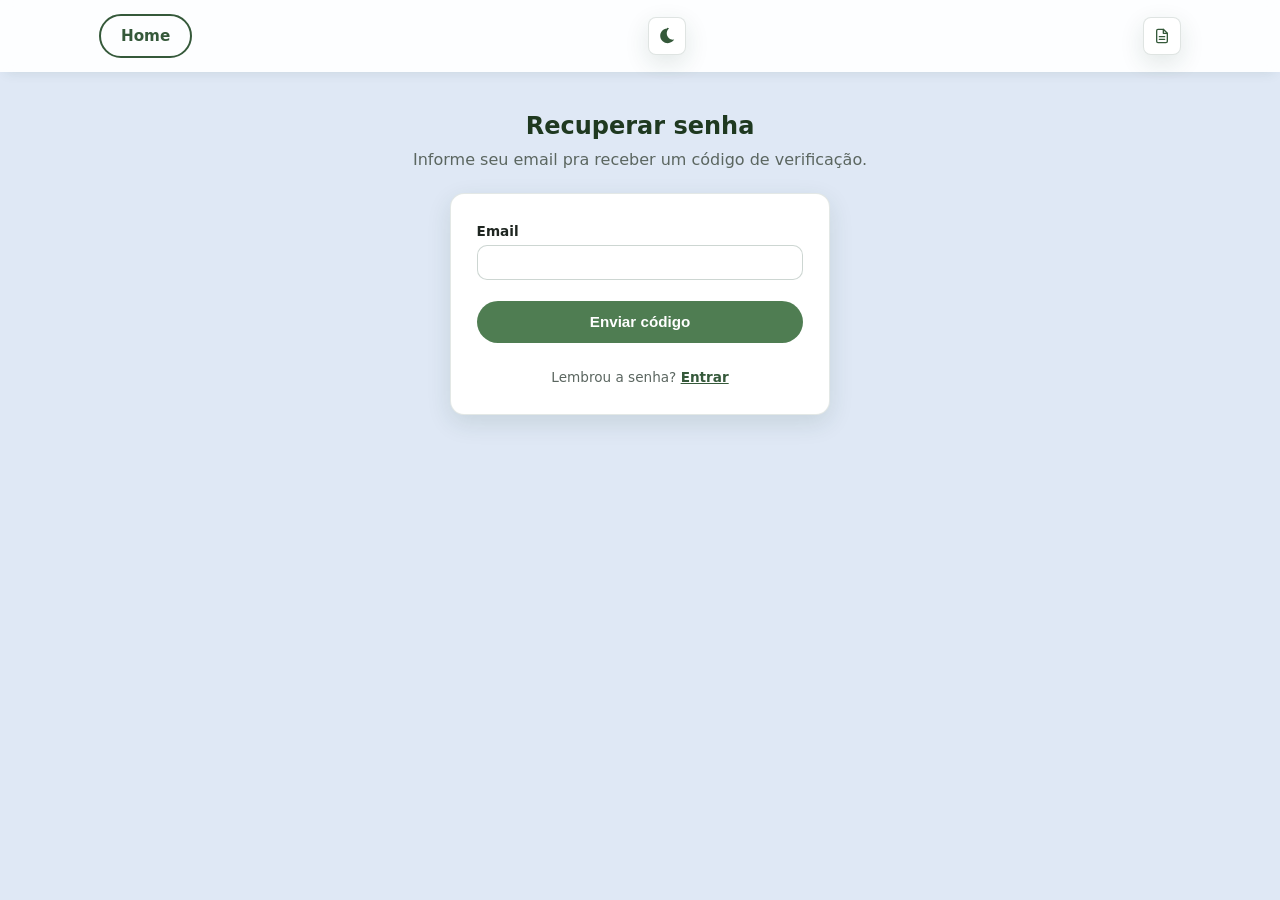
<file: frontend/recuperar-senha.html>
<!DOCTYPE html>
<html lang="pt-BR">
<head>
  <meta charset="UTF-8" />
  <meta name="viewport" content="width=device-width, initial-scale=1, viewport-fit=cover" />
  <title>Recuperar senha — Desapego Universitário</title>
  <meta name="description" content="Redefina a senha da sua conta no Desapego Universitário." />

  <link rel="manifest" href="manifest.json" />
  <meta name="theme-color" content="#2f6f4f" />
  <link rel="icon" href="icons/icon-192.png" />
  <link rel="apple-touch-icon" href="icons/icon-192.png" />

  <link rel="stylesheet" href="css/styles.css?v=102" />
</head>
<body>

  <header class="topbar">
    <div class="topbar__inner">
      <a href="index.html" class="btn btn--ghost">Home</a>
      <button type="button" id="toggle-tema" class="tema-toggle" aria-label="Ativar modo noturno">🌙</button>
      <a href="termos.html" class="tema-toggle" aria-label="Termos de Uso" title="Termos de Uso"><svg viewBox="0 0 24 24" width="16" height="16" fill="none" stroke="currentColor" stroke-width="2" stroke-linecap="round" stroke-linejoin="round"><path d="M14 2H6a2 2 0 0 0-2 2v16a2 2 0 0 0 2 2h12a2 2 0 0 0 2-2V8z"/><path d="M14 2v6h6"/><line x1="8" y1="13" x2="16" y2="13"/><line x1="8" y1="17" x2="16" y2="17"/></svg></a>
    </div>
  </header>

  <main>
    <section class="page-section">
      <div class="page-header page-header--central">
        <h1>Recuperar senha</h1>
        <p>Informe seu email pra receber um código de verificação.</p>
      </div>

      <div class="form-card form-card--central">
        <div id="passo-email" class="cadastro-passo">
          <form id="form-email" class="form" novalidate>
            <label>
              Email
              <input type="email" name="email" id="f-email" required />
            </label>

            <button type="submit" class="btn btn--primary btn--block">
              <span class="btn__label">Enviar código</span>
              <span class="btn__spinner" hidden></span>
            </button>
            <p class="form-feedback" id="form-feedback-email" role="status" aria-live="polite"></p>
          </form>

          <p class="form-rodape">Lembrou a senha? <a href="login.html">Entrar</a></p>
        </div>

        <!-- Envio de email de verdade ainda não existe no projeto, então o
             código simulado aparece na própria tela — ver comentário em
             backend/main.py. -->
        <div id="passo-redefinir" class="cadastro-passo" hidden>
          <p class="cadastro-passo__intro" id="aviso-codigo-recuperar"></p>
          <form id="form-redefinir" class="form" novalidate>
            <label>
              Código de verificação
              <input type="text" name="codigo" id="f-codigo" required maxlength="6" inputmode="numeric" placeholder="000000" />
            </label>
            <label>
              Nova senha
              <input type="password" name="senhaNova" id="f-senha-nova" required minlength="8" />
            </label>

            <button type="submit" class="btn btn--primary btn--block">
              <span class="btn__label">Redefinir senha</span>
              <span class="btn__spinner" hidden></span>
            </button>
            <p class="form-feedback" id="form-feedback-redefinir" role="status" aria-live="polite"></p>
          </form>
        </div>
      </div>
    </section>
  </main>

<script src="js/config.js?v=102"></script>

<script src="js/auth.js?v=102"></script>
  <script src="js/api.js?v=102"></script>
  <script src="js/site.js?v=102"></script>
  <script src="js/recuperar-senha.js?v=102"></script>
</body>
</html>
</file>
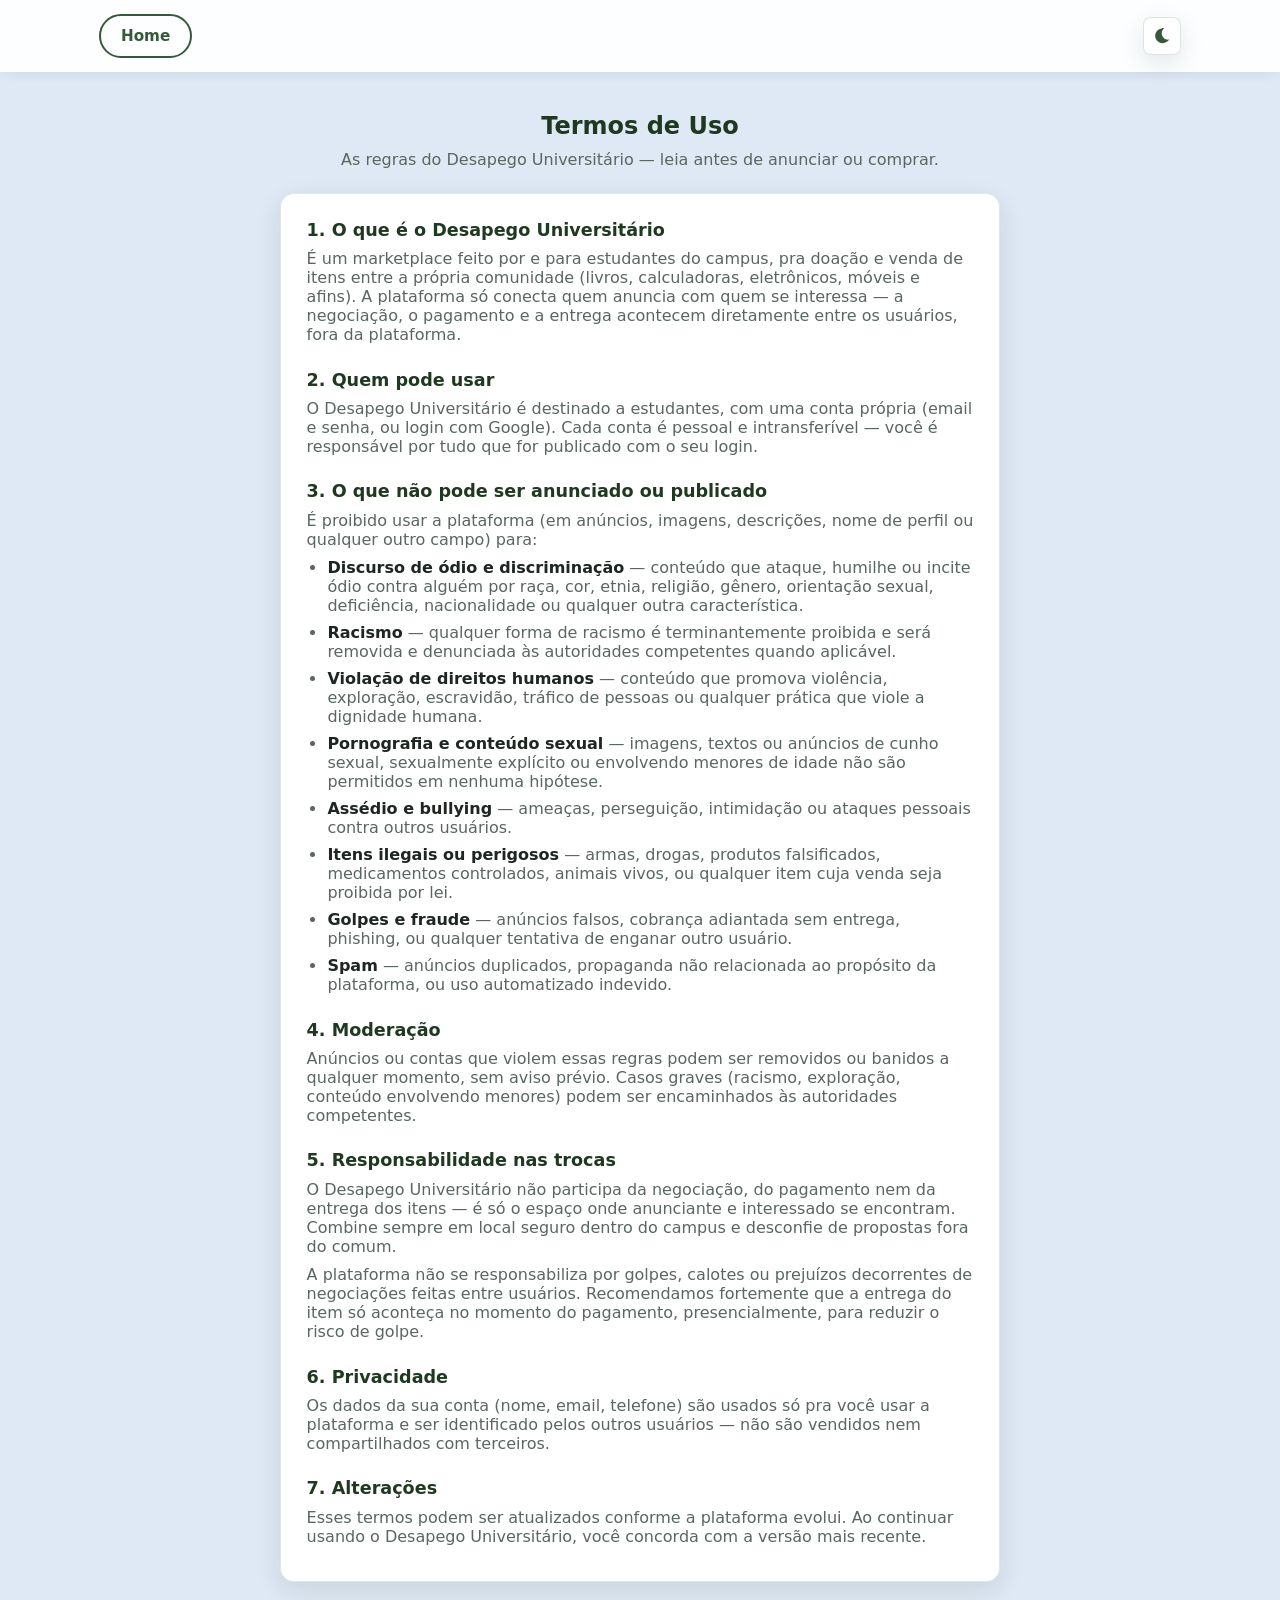
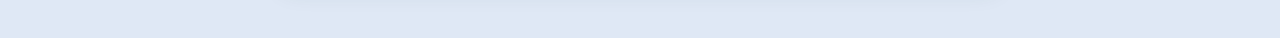
<file: frontend/termos.html>
<!DOCTYPE html>
<html lang="pt-BR">
<head>
  <meta charset="UTF-8" />
  <meta name="viewport" content="width=device-width, initial-scale=1, viewport-fit=cover" />
  <title>Termos de Uso — Desapego Universitário</title>
  <meta name="description" content="Regras de uso e de conteúdo do Desapego Universitário." />

  <link rel="manifest" href="manifest.json" />
  <meta name="theme-color" content="#2f6f4f" />
  <link rel="icon" href="icons/icon-192.png" />
  <link rel="apple-touch-icon" href="icons/icon-192.png" />

  <link rel="stylesheet" href="css/styles.css?v=102" />
</head>
<body>

  <header class="topbar">
    <div class="topbar__inner">
      <a href="index.html" class="btn btn--ghost">Home</a>
      <button type="button" id="toggle-tema" class="tema-toggle" aria-label="Ativar modo noturno">🌙</button>
    </div>
  </header>

  <main>
    <section class="page-section">
      <div class="page-header page-header--central">
        <h1>Termos de Uso</h1>
        <p>As regras do Desapego Universitário — leia antes de anunciar ou comprar.</p>
      </div>

      <div class="form-card termos">
        <h2>1. O que é o Desapego Universitário</h2>
        <p>
          É um marketplace feito por e para estudantes do campus, pra doação e venda de
          itens entre a própria comunidade (livros, calculadoras, eletrônicos, móveis e
          afins). A plataforma só conecta quem anuncia com quem se interessa — a
          negociação, o pagamento e a entrega acontecem diretamente entre os usuários,
          fora da plataforma.

        </p>

        <h2>2. Quem pode usar</h2>
        <p>
          O Desapego Universitário é destinado a estudantes, com uma conta própria
          (email e senha, ou login com Google). Cada conta é pessoal e intransferível —
          você é responsável por tudo que for publicado com o seu login.
        </p>

        <h2>3. O que não pode ser anunciado ou publicado</h2>
        <p>É proibido usar a plataforma (em anúncios, imagens, descrições, nome de perfil ou qualquer outro campo) para:</p>
        <ul>
          <li><strong>Discurso de ódio e discriminação</strong> — conteúdo que ataque, humilhe ou incite ódio contra alguém por raça, cor, etnia, religião, gênero, orientação sexual, deficiência, nacionalidade ou qualquer outra característica.</li>
          <li><strong>Racismo</strong> — qualquer forma de racismo é terminantemente proibida e será removida e denunciada às autoridades competentes quando aplicável.</li>
          <li><strong>Violação de direitos humanos</strong> — conteúdo que promova violência, exploração, escravidão, tráfico de pessoas ou qualquer prática que viole a dignidade humana.</li>
          <li><strong>Pornografia e conteúdo sexual</strong> — imagens, textos ou anúncios de cunho sexual, sexualmente explícito ou envolvendo menores de idade não são permitidos em nenhuma hipótese.</li>
          <li><strong>Assédio e bullying</strong> — ameaças, perseguição, intimidação ou ataques pessoais contra outros usuários.</li>
          <li><strong>Itens ilegais ou perigosos</strong> — armas, drogas, produtos falsificados, medicamentos controlados, animais vivos, ou qualquer item cuja venda seja proibida por lei.</li>
          <li><strong>Golpes e fraude</strong> — anúncios falsos, cobrança adiantada sem entrega, phishing, ou qualquer tentativa de enganar outro usuário.</li>
          <li><strong>Spam</strong> — anúncios duplicados, propaganda não relacionada ao propósito da plataforma, ou uso automatizado indevido.</li>
        </ul>

        <h2>4. Moderação</h2>
        <p>
          Anúncios ou contas que violem essas regras podem ser removidos ou banidos a
          qualquer momento, sem aviso prévio. Casos graves (racismo, exploração, conteúdo
          envolvendo menores) podem ser encaminhados às autoridades competentes.
        </p>

        <h2>5. Responsabilidade nas trocas</h2>
        <p>
          O Desapego Universitário não participa da negociação, do pagamento nem da
          entrega dos itens — é só o espaço onde anunciante e interessado se encontram.
          Combine sempre em local seguro dentro do campus e desconfie de propostas fora
          do comum.
        </p>
        <p>
          A plataforma não se responsabiliza por golpes, calotes ou prejuízos
          decorrentes de negociações feitas entre usuários. Recomendamos fortemente que
          a entrega do item só aconteça no momento do pagamento, presencialmente, para
          reduzir o risco de golpe.
        </p>

        <h2>6. Privacidade</h2>
        <p>
          Os dados da sua conta (nome, email, telefone) são usados só pra você usar a
          plataforma e ser identificado pelos outros usuários — não são vendidos nem
          compartilhados com terceiros.
        </p>

        <h2>7. Alterações</h2>
        <p>
          Esses termos podem ser atualizados conforme a plataforma evolui. Ao continuar
          usando o Desapego Universitário, você concorda com a versão mais recente.
        </p>
      </div>
    </section>
  </main>

  <script src="js/config.js?v=102"></script>

  <script src="js/auth.js?v=102"></script>
  <script src="js/api.js?v=102"></script>
  <script src="js/site.js?v=102"></script>
</body>
</html>
</file>
<file: frontend/css/styles.css>
/* ===================================================================
   Variáveis globais e reset
   =================================================================== */
:root {
  --green-900: #1f3920;
  --green-700: #35593a;
  --green-500: #4f7d52;
  --green-100: #e7f0e6;
  --ink: #1f2621;
  --ink-soft: #5b6660;
  --danger: #c0392b;
  --accent: #7a1a3a;
  --accent-100: #f6e6ea;
  --radius: 14px;
  --shadow: 0 8px 24px rgba(28, 69, 50, 0.12);
  --max-width: 1120px;

  /* Uma cor própria por categoria — é o que tira a cara de "tudo verde pálido" */
  --cat-livros: #3b5bdb;
  --cat-livros-bg: #e8ecfd;
  --cat-eletronicos: #7048e8;
  --cat-eletronicos-bg: #f1e8fd;
  --cat-calculadoras: #c9702f;
  --cat-calculadoras-bg: #fbead9;
  --cat-material-de-estudo: #0f9b8e;
  --cat-material-de-estudo-bg: #dff7f4;
  --cat-moveis: #a9720a;
  --cat-moveis-bg: #fdf1d9;
  --cat-vestimentas: #1f8a70;
  --cat-vestimentas-bg: #ddf5ee;
  --cat-outros: #d6336c;
  --cat-outros-bg: #fde3ec;
}

* { box-sizing: border-box; }
/* Remove o "flash" azul/cinza que o Android desenha ao tocar em qualquer
   link/botão (o retângulo azul que aparecia atrás dos itens do menu). O
   destaque de teclado (:focus-visible) continua valendo pra acessibilidade. */
* { -webkit-tap-highlight-color: transparent; }

/* Garante que o atributo hidden sempre vença, mesmo sobre .btn (display: inline-flex)
   ou outras classes que definem display — do contrário elas empatam em especificidade
   com o [hidden] do navegador e o elemento continua aparecendo. */
[hidden] { display: none !important; }

body {
  margin: 0;
  font-family: "Segoe UI", system-ui, -apple-system, Roboto, sans-serif;
  color: var(--ink);
  background: #dfe8f5;
  -webkit-font-smoothing: antialiased;
  animation: page-fade-in 0.4s cubic-bezier(0.4, 0, 0.2, 1);
}
/* Só na home (é a única página com .hero) — um branco levemente azulado,
   pra combinar com o azul do hero. */
body.home { background: #dfe8f5; }
@keyframes page-fade-in {
  from { opacity: 0; }
  to { opacity: 1; }
}

h1, h2, h3 { line-height: 1.2; margin: 0 0 0.4em; }
p { margin: 0 0 1em; color: var(--ink-soft); }
a { text-decoration: none; color: inherit; }
img { max-width: 100%; display: block; }

/* ===================================================================
   Botões
   =================================================================== */
.btn {
  display: inline-flex;
  align-items: center;
  justify-content: center;
  gap: 0.5em;
  padding: 0.7em 1.3em;
  border-radius: 999px;
  border: 2px solid transparent;
  font-weight: 600;
  font-size: 0.95rem;
  cursor: pointer;
  transition: transform 0.2s cubic-bezier(0.4, 0, 0.2, 1), background 0.2s ease;
}
.btn:active { transform: scale(0.97); }
.btn--primary:hover,
.btn--ghost:hover,
.btn--danger:hover { transform: translateY(-1px); }

.btn--primary { background: var(--green-500); color: #fff; }
.btn--primary:hover { background: var(--green-700); box-shadow: var(--shadow); }

.btn--ghost { background: transparent; color: var(--green-700); border-color: var(--green-700); }
.btn--ghost:hover { background: var(--green-100); }

.btn--danger { background: transparent; color: var(--danger); border-color: var(--danger); }
.btn--danger:hover { background: #fbeae8; }

.btn--whatsapp { background: #25d366; color: #fff; margin-top: 0.4rem; align-self: flex-start; }
#btn-chat { margin-top: 0.4rem; align-self: flex-start; }
.btn--whatsapp:hover { background: #1eb857; box-shadow: var(--shadow); }

.btn--sm { padding: 0.4em 0.9em; font-size: 0.8rem; }
.btn--block { width: 100%; margin-top: 0.5em; }

.btn:disabled { opacity: 0.6; cursor: not-allowed; transform: none; }

.btn__spinner {
  width: 16px; height: 16px;
  border: 2px solid rgba(255,255,255,0.4);
  border-top-color: #fff;
  border-radius: 50%;
  animation: spin 0.7s linear infinite;
}
@keyframes spin { to { transform: rotate(360deg); } }

/* ===================================================================
   Topbar (navegação entre páginas)
   =================================================================== */
.topbar {
  position: sticky;
  top: 0;
  z-index: 20;
  background: rgba(255, 255, 255, 0.92);
  backdrop-filter: blur(6px);
  border-bottom: none;
  box-shadow: 0 6px 12px -6px rgba(28, 69, 50, 0.12);
}
.topbar__inner {
  max-width: var(--max-width);
  margin: 0 auto;
  padding: 0.9rem 1.2rem;
  display: flex;
  align-items: center;
  justify-content: space-between;
}
.brand { display: flex; align-items: center; gap: 0.5em; font-weight: 700; color: var(--green-900); font-size: 1.1rem; }
.brand__icon { width: 32px; height: 32px; border-radius: 9px; object-fit: cover; }
.brand span { font-weight: 400; color: var(--ink-soft); margin-left: 0.1em; }
.topbar__nav { display: flex; align-items: center; gap: 1.3rem; }

/* Estilo tipo OLX: links secundários são só texto (sem pílula), só o CTA
   principal (Anunciar item) fica com pílula sólida — menos "tudo botão
   igual", mais hierarquia e menos espaço desperdiçado. */
.topbar__nav a.btn--ghost {
  background: none;
  border-color: transparent;
  padding: 0.3em 0;
  font-size: 0.9rem;
  font-weight: 600;
  color: var(--ink-soft);
  border-radius: 0;
}
.topbar__nav a.btn--ghost:hover { color: var(--green-900); }
.topbar__nav a.btn--ghost[aria-current="page"] {
  background: none;
  color: var(--green-900);
  text-decoration: underline;
  text-underline-offset: 4px;
}
.topbar__nav a.btn--primary { padding: 0.5em 1.1em; font-size: 0.88rem; }

/* Perfil no topo do topbar/sidebar — substitui a marca (que agora só
   aparece no hero da home). Mostra avatar + nome de quem está logado,
   ou um botão Entrar quando não há sessão. */
.perfil-topo {
  display: flex;
  align-items: center;
  gap: 0.5rem;
  cursor: pointer;
}
.perfil-topo:hover .perfil-topo__nome { color: var(--green-900); text-decoration: underline; }
.perfil-topo:hover .perfil-topo__avatar { box-shadow: 0 0 0 2px var(--green-700); }
.perfil-topo__avatar {
  width: 32px;
  height: 32px;
  border-radius: 50%;
  flex-shrink: 0;
  display: flex;
  align-items: center;
  justify-content: center;
  background: var(--green-700);
  color: #fff;
  font-weight: 700;
  font-size: 0.85rem;
  overflow: hidden;
}
.perfil-topo__avatar img { width: 100%; height: 100%; object-fit: cover; }
.perfil-topo__nome {
  font-size: 0.85rem;
  font-weight: 600;
  color: var(--ink-soft);
  overflow: hidden;
  text-overflow: ellipsis;
  white-space: nowrap;
  transition: color 0.15s ease;
}
.perfil-topo__sair {
  background: none;
  border: none;
  padding: 0.4em;
  margin: -0.4em -0.4em -0.4em auto;
  font-size: 0.75rem;
  font-weight: 600;
  color: var(--green-700);
  text-decoration: underline;
  cursor: pointer;
  flex-shrink: 0;
}
.perfil-topo__sair:hover { color: var(--green-900); }
.perfil-topo .btn--ghost {
  background: transparent;
  border-color: var(--green-700);
  border-radius: 999px;
  padding: 0.35em 0.85em;
  font-size: 0.8rem;
  color: var(--green-700);
}
.perfil-topo .btn--ghost:hover { background: var(--green-100); color: var(--green-700); }

/* Marca completa (ícone + "Desapego Universitário") — só aparece no hero
   da home agora, não em todo topbar. */
.brand--hero {
  position: absolute;
  top: 1.2rem;
  left: 1.2rem;
  display: inline-flex;
  align-items: center;
  gap: 0.5em;
  font-weight: 700;
  color: #fff;
  font-size: 1.1rem;
}
.brand--hero span { font-weight: 400; color: rgba(255, 255, 255, 0.75); margin-left: 0.1em; }

.sidebar-toggle { display: none; }

/* Atalho do chat. No MOBILE vira botão flutuante no canto inferior direito:
   o link "Chat" saiu do menu, então sem isto não haveria como abrir o chat
   nem ver a bolinha de notificação no celular. No desktop ele é
   reposicionado ao lado do menu (ver o @media mais abaixo). */
.chat-atalho {
  position: fixed;
  right: 1rem;
  bottom: 1rem;
  z-index: 22;
  display: flex;
  align-items: center;
  justify-content: center;
  width: 52px;
  height: 52px;
  border: 1px solid rgba(28, 69, 50, 0.14);
  border-radius: 50%;
  background: #fff;
  box-shadow: 0 6px 18px rgba(28, 69, 50, 0.22);
  color: var(--green-700);
}
.chat-atalho svg { width: 22px; height: 22px; }
/* Bolinha de notificação — fica na base (não dentro do @media) pra valer
   também no celular, que é onde o aviso mais importa. */
.chat-atalho__badge {
  position: absolute;
  top: -4px;
  right: -4px;
  min-width: 20px;
  height: 20px;
  padding: 0 5px;
  border-radius: 999px;
  background: var(--danger);
  color: #fff;
  font-size: 0.7rem;
  font-weight: 700;
  line-height: 20px;
  text-align: center;
  box-shadow: 0 0 0 2px #fff;
}
body.modo-noturno .chat-atalho { background: #363636; border-color: rgba(255,255,255,0.14); color: #f2f2f2; }
body.modo-noturno .chat-atalho__badge { box-shadow: 0 0 0 2px #363636; }
/* Logo = botão de voltar pra Home, no mesmo canto em todas as páginas.
   Desktop apenas; no mobile o topbar horizontal já tem o link "Home". */
.logo-home { display: none; }

/* A partir de 768px, as páginas com nav completo (.topbar--app) viram uma
   sidebar fixa à direita — os mesmos links, só que empilhados como
   "chips" compactos com ícone, tipo a lista de categorias da OLX: nada
   de pílula gigante, nada de vão vazio. No mobile o topbar continua
   horizontal (sem alteração). */
@media (min-width: 768px) {
  .topbar--app {
    position: fixed;
    top: 0;
    right: 0;
    bottom: 0;
    width: 230px;
    border-left: none;
    border-bottom: none;
    background: #fff;
    box-shadow: -12px 0 28px rgba(28, 69, 50, 0.12);
    transition: transform 0.2s ease;
  }

  body:has(.topbar--app) > main,
  body:has(.topbar--app) > .footer {
    transition: margin-right 0.2s ease;
  }

  /* Botão que recolhe/expande a sidebar — fica grudado na borda esquerda
     dela e "anda" junto quando ela sai/entra da tela. */
  .sidebar-toggle {
    display: flex;
    align-items: center;
    justify-content: center;
    position: fixed;
    top: 1rem;
    right: calc(230px + 0.8rem);
    width: 38px;
    height: 38px;
    border: 1px solid rgba(28, 69, 50, 0.14);
    border-radius: 8px;
    background: #fff;
    box-shadow: var(--shadow);
    color: var(--green-700);
    font-size: 1.15rem;
    line-height: 1;
    cursor: pointer;
    z-index: 21;
    transition: right 0.2s ease;
  }

  /* Logo fixa no canto superior esquerdo, igual em todas as páginas — mas só
     com o menu recolhido: com a sidebar aberta o link "Home" dela já faz esse
     papel, e a logo ainda cobriria o título da página. */
  .logo-home {
    display: none;
    position: fixed;
    top: 1rem;
    left: 1rem;
    z-index: 21;
    line-height: 0;
    border-radius: 10px;
    box-shadow: var(--shadow);
    transition: transform 0.15s ease;
  }
  body.sidebar-colapsada .logo-home { display: block; }
  /* espaço pra logo não encostar no título quando ela aparece */
  body.sidebar-colapsada > main { padding-top: 2.2rem; }
  /* a Home não usa a .logo-home (já é o destino do botão), então a logo do
     hero continua valendo lá — sem risco de duas logos no mesmo canto. */
  body.sidebar-colapsada.home > main { padding-top: 0; }
  .logo-home img { width: 42px; height: 42px; border-radius: 10px; object-fit: cover; }
  .logo-home:hover { transform: translateY(-2px); }

  /* Mesma "casquinha" do botão de menu, encostado à esquerda dele. */
  .chat-atalho {
    display: flex;
    align-items: center;
    justify-content: center;
    position: fixed;
    top: 1rem;
    right: calc(230px + 0.8rem + 38px + 0.5rem);
    width: 38px;
    height: 38px;
    border: 1px solid rgba(28, 69, 50, 0.14);
    border-radius: 8px;
    background: #fff;
    box-shadow: var(--shadow);
    color: var(--green-700);
    z-index: 21;
    transition: right 0.2s ease;
  }
  .chat-atalho:hover { background: var(--green-100); }
  /* desfaz o formato de botão flutuante usado no mobile */
  .chat-atalho { bottom: auto; border-radius: 8px; }
  .chat-atalho svg { width: 19px; height: 19px; }
  /* acompanha o botão de menu quando a sidebar recolhe */
  body.sidebar-colapsada .chat-atalho { right: calc(0.8rem + 38px + 0.5rem); }

  body.sidebar-colapsada .topbar--app { transform: translateX(100%); }
  /* Com o menu escondido, a área principal alargaria pra tela toda e o
     conteúdo ficaria "boiando" no meio. Em vez disso, recorta as laterais:
     limita a largura e centraliza, mantendo hero e recomendações alinhados
     e proporcionais (como quando o menu está ativo). */
  body.sidebar-colapsada > main,
  body.sidebar-colapsada > .footer { margin-right: 0 !important; }
  body.sidebar-colapsada .sidebar-toggle { right: 0.8rem; }
  .topbar--app .topbar__inner {
    flex-direction: column;
    align-items: stretch;
    height: 100%;
    padding: 1.4rem 1rem;
  }
  .topbar--app .perfil-topo {
    padding: 0 0.4rem 1.2rem;
    margin-bottom: 1rem;
    border-bottom: 1px solid rgba(28, 69, 50, 0.1);
  }

  .topbar--app .topbar__nav {
    flex-direction: column;
    align-items: stretch;
    gap: 0.35rem;
    flex: 1;
  }
  .topbar--app .topbar__nav a.btn--ghost,
  .topbar--app .topbar__nav a.btn--primary {
    display: flex;
    align-items: center;
    width: 100%;
    padding: 0.55em 0.6em;
    border-radius: 8px;
    font-size: 0.9rem;
  }
  .topbar--app .topbar__nav a.btn--ghost {
    color: var(--ink-soft);
    font-weight: 600;
    border: 1.5px solid rgba(28, 69, 50, 0.14);
  }
  .topbar--app .topbar__nav a.btn--ghost:hover { background: var(--accent-100); color: var(--green-900); }
  .topbar--app .topbar__nav a.btn--ghost[aria-current="page"] {
    background: var(--green-100);
    color: var(--green-900);
    border-color: var(--green-700);
    text-decoration: none;
  }
  .topbar--app .topbar__nav a.btn--primary { margin-top: 0.3rem; }
  .topbar--app .topbar__extras { align-self: center; margin: auto auto 0; }

  body:has(.topbar--app) > main,
  body:has(.topbar--app) > .footer {
    margin-right: 230px;
  }
}

/* ===================================================================
   Hero (landing)
   =================================================================== */
.hero {
  /* Imagem usada sem corte/recorte — o fundo do hero vira o mesmo azul
     já embutido na borda ESQUERDA dela (é o lado que encosta no fundo
     nesse layout), amostrado direto da imagem pra não sobrar costura. */
  background: #36507b;
  position: relative;
}
/* Suavização curta azul→branco na base do hero. Curva em S (smoothstep)
   pra ficar suave, mas numa faixa curta (não sobe demais). */
.hero::after {
  content: "";
  position: absolute;
  left: 0;
  right: 0;
  bottom: 0;
  height: 60px;
  background: linear-gradient(
    to bottom,
    #36507b 0%,
    #3e5780 12.5%,
    #53698f 25%,
    #7083a3 37.5%,
    #92a1ba 50%,
    #b4bfd1 62.5%,
    #c6d0e0 75%,
    #d3dcec 87.5%,
    #dfe8f5 100%
  );
  pointer-events: none;
}
.hero__inner {
  position: relative;
  max-width: 1280px;
  margin: 0 auto;
  padding: 3.5rem 1.2rem 14.5rem;
  display: flex;
  align-items: flex-end;
  justify-content: space-between;
  gap: 2rem;
  flex-wrap: wrap;
}
.hero__content { max-width: 640px; align-self: center; }
.hero__kicker {
  display: inline-block;
  margin-bottom: 0.9rem;
  padding: 0.35em 0.9em;
  background: var(--green-100);
  color: var(--green-700);
  font-size: 0.8rem;
  font-weight: 700;
  border-radius: 999px;
}
.hero h1 { font-size: 2rem; color: #fff; }
.hero p { font-size: 1.05rem; color: rgba(255, 255, 255, 0.82); }

/* Mascote: só aparece a partir do desktop, preenchendo o espaço vazio
   ao lado do texto — é a peça que dá cara ao hero. */
.hero__deco { display: none; }

@media (min-width: 768px) {
  .hero__inner { flex-wrap: nowrap; }
  .hero__content { max-width: 480px; }
  .hero h1 { font-size: 2.6rem; }

  /* Texto à esquerda (alinhado com a borda dos anúncios), mascote à
     direita — a logo é absolute, então os itens do flex são só esses dois. */
  .hero__content { order: 0; }
  .hero__deco { display: block; flex: 0 0 auto; order: 1; }
  .hero__mascote { max-height: 400px; width: auto; }
}

/* ===================================================================
   Seções de página (catálogo, anunciar, meus anúncios, preview)
   =================================================================== */
.page-section {
  max-width: var(--max-width);
  margin: 0 auto;
  padding: 2.5rem 1.2rem 3.5rem;
}
/* Na home, a seção de recomendações sobe um pouco por cima da faixa azul
   do hero — os cards "ultrapassam a linha azul" (efeito de sobreposição).
   position + z-index garantem que os cards fiquem acima do azul. */
.hero ~ .page-section {
  padding-top: 0;
  position: relative;
  z-index: 2;
  /* compensa o padding-bottom maior do hero: a seção sobe o mesmo tanto que
     o azul desceu, então o texto fica no lugar e o azul cobre a legenda. */
  margin-top: -12.5rem;
  /* alinha a largura das recomendações com o conteúdo do hero (mais larga
     que o padrão 1120), pra os anúncios ficarem maiores. */
  max-width: 1280px;
}

.page-header { margin-bottom: 1.5rem; }
.page-header h1,
.page-header h2 { color: var(--green-900); font-size: 1.5rem; }
.page-header--central { text-align: center; }

/* Na home o cabeçalho fica sobre a faixa azul do hero — texto claro pra
   continuar legível. */
/* Sombra sutil pro texto branco continuar legível mesmo onde o azul do
   hero já está mais claro (perto do gradiente). */
.hero ~ .page-section .page-header h2 {
  color: #fff;
  font-size: 2.3rem;
  text-shadow: 0 1px 6px rgba(20, 32, 54, 0.55);
}
.hero ~ .page-section .page-header p {
  color: #fff;
  font-size: 1.1rem;
  text-shadow: 0 1px 5px rgba(20, 32, 54, 0.5);
}

.section-footer { text-align: center; margin-top: 1.8rem; }

.detalhe-wrapper { position: relative; }

.menu-opcoes { position: relative; }
.menu-opcoes--flutuante { position: absolute; top: 1rem; right: 1rem; z-index: 25; }
.menu-opcoes__botao {
  display: flex;
  align-items: center;
  justify-content: center;
  width: 34px;
  height: 34px;
  border: 1px solid rgba(28, 69, 50, 0.14);
  border-radius: 8px;
  background: #e4e7e5;
  color: var(--ink-soft);
  font-size: 1.2rem;
  line-height: 1;
  cursor: pointer;
}
.menu-opcoes__botao:hover { background: #d7dbd8; }
.menu-opcoes__lista {
  position: absolute;
  top: calc(100% + 0.4rem);
  right: 0;
  z-index: 30;
  min-width: 180px;
  background: #fff;
  border: 1.5px solid rgba(28, 69, 50, 0.14);
  border-radius: var(--radius);
  box-shadow: var(--shadow);
  padding: 0.4rem;
  display: flex;
  flex-direction: column;
  gap: 0.1rem;
}
.menu-opcoes__item {
  display: block;
  width: 100%;
  text-align: left;
  background: none;
  border: none;
  padding: 0.6em 0.7em;
  border-radius: 8px;
  font: inherit;
  font-size: 0.9rem;
  font-weight: 600;
  color: var(--ink);
  cursor: pointer;
}
.menu-opcoes__item:hover { background: var(--green-100); }
.menu-opcoes__item--perigo { color: var(--danger); }
.menu-opcoes__item--perigo:hover { background: #fbeae8; }

.modal-overlay {
  position: fixed;
  inset: 0;
  z-index: 40;
  background: rgba(20, 30, 25, 0.5);
  display: flex;
  align-items: center;
  justify-content: center;
  padding: 1.2rem;
}
.modal-overlay .form-card { width: 100%; margin: 0; }

/* ===================================================================
   Busca
   =================================================================== */
.busca-box { margin: 0 0 1rem; max-width: 420px; }
/* Linha de busca (campo + botão de filtros). No desktop o botão fica escondido
   e a linha se comporta como o campo de busca sozinho. */
.busca-box-linha { display: flex; align-items: center; gap: 0.5rem; }
.btn-filtros { display: none; }
.busca-box input {
  width: 100%;
  font: inherit;
  padding: 0.65em 1em;
  border-radius: 999px;
  border: 1.5px solid rgba(28,69,50,0.18);
  background: #fff;
}
.busca-box input:focus { outline: none; border-color: var(--green-500); }

/* ===================================================================
   Filtro de categoria
   =================================================================== */
.filtros-linha {
  display: flex;
  flex-wrap: wrap;
  gap: 0.7rem;
  margin: 0 0 1.2rem;
}
.filtro-box {
  display: flex;
  align-items: center;
  gap: 0.7rem;
  padding: 0.6em 1em;
  background: #fff;
  border: 1.5px solid rgba(28,69,50,0.14);
  border-radius: var(--radius);
}
.filtro-box label {
  font-size: 0.75rem;
  font-weight: 700;
  text-transform: uppercase;
  letter-spacing: 0.03em;
  color: var(--ink-soft);
}
.filtro-box select {
  flex: 1;
  border: none;
  background: none;
  font: inherit;
  font-size: 0.9rem;
  color: var(--ink);
  cursor: pointer;
}
.filtro-box select:focus { outline: none; }

/* Subfiltros específicos de categoria (ex: Curso/Matéria/Autor em Livros) */
.subfiltros {
  display: flex;
  flex-wrap: wrap;
  gap: 0.7rem;
  margin: 0 0 1.2rem;
}
.filtro-mini {
  display: flex;
  flex-direction: column;
  gap: 0.25rem;
  background: #fff;
  border: 1.5px solid rgba(28,69,50,0.14);
  border-radius: var(--radius);
  padding: 0.5em 0.9em;
  min-width: 160px;
}
.filtro-mini label,
.filtro-mini__rotulo {
  font-size: 0.7rem;
  font-weight: 700;
  text-transform: uppercase;
  letter-spacing: 0.03em;
  color: var(--ink-soft);
}
.filtro-mini select {
  border: none;
  background: none;
  font: inherit;
  font-size: 0.85rem;
  color: var(--ink);
  cursor: pointer;
}
.filtro-mini select:focus { outline: none; }

/* Curso tem a lista completa da faculdade, com nomes longos ("Gestão da
   Tecnologia da Informação"), então precisa de mais espaço que os outros. */
.filtro-mini--curso { min-width: 260px; }
/* o select não pode estourar a largura do cartão com nomes compridos */
.filtro-mini select { max-width: 100%; }

/* Lista de opções própria (usada no filtro de Curso): diferente do <select>
   nativo, aqui dá pra limitar a altura da lista aberta e rolar dentro dela. */
.lista-opcoes { position: relative; }
/* <summary> vira a "caixinha" com o valor atual. Esconder a setinha padrão do
   <details> exige as três linhas: nas versões novas do Chromium ela é
   ::marker, e só o -webkit-details-marker não dá conta. */
.lista-opcoes__botao {
  display: flex;
  align-items: center;
  justify-content: space-between;
  gap: 0.5rem;
  font-size: 0.85rem;
  color: var(--ink);
  cursor: pointer;
  list-style: none;
}
.lista-opcoes__botao::marker { content: ""; }
.lista-opcoes__botao::-webkit-details-marker { display: none; }
/* Chevron desenhado com bordas, pra ficar igual ao dos selects nativos ao
   lado (Matéria/Autor): apontando pra baixo à direita, e pra cima quando abre. */
.lista-opcoes__botao::after {
  content: "";
  flex: none;
  width: 0.45em;
  height: 0.45em;
  margin-bottom: 0.15em;
  border-right: 1.5px solid var(--ink-soft);
  border-bottom: 1.5px solid var(--ink-soft);
  transform: rotate(45deg);
}
.lista-opcoes[open] .lista-opcoes__botao::after {
  margin-bottom: 0;
  margin-top: 0.15em;
  transform: rotate(-135deg);
}
/* Autor: busca com sugestões. O painel reaproveita .lista-opcoes__painel
   (altura limitada + scroll); aqui só o input e o posicionamento. */
.filtro-mini--autor { min-width: 220px; }
.busca-sugestoes { position: relative; }
.busca-sugestoes input {
  width: 100%;
  border: none;
  background: none;
  padding: 0;
  font: inherit;
  font-size: 0.85rem;
  color: var(--ink);
}
.busca-sugestoes input:focus { outline: none; }
.busca-sugestoes__painel { top: calc(100% + 0.5rem); }

/* Variante usada dentro de formulário (perfil): ganha a moldura que os
   inputs têm, já que ali não existe o cartão do .filtro-mini em volta. */
.lista-opcoes--campo .lista-opcoes__botao {
  padding: 0.6em 0.8em;
  border: 1.5px solid rgba(28, 69, 50, 0.18);
  border-radius: 10px;
  background: #fff;
  font-weight: 400;
}
/* Equivalente visual ao disabled: fora do modo de edição não abre. */
.lista-opcoes--bloqueada .lista-opcoes__botao {
  pointer-events: none;
  background: #f2f4f3;
  color: var(--ink-soft);
}
.lista-opcoes__painel {
  position: absolute;
  top: calc(100% + 0.5rem);
  left: -0.4rem;
  z-index: 30;
  min-width: calc(100% + 0.8rem);
  max-height: 260px;   /* <- o limite de altura pedido */
  overflow-y: auto;    /* <- rola pra ver o resto */
  margin: 0;
  padding: 0.3rem;
  list-style: none;
  background: #fff;
  border: 1.5px solid rgba(28, 69, 50, 0.14);
  border-radius: var(--radius);
  box-shadow: var(--shadow);
}
.lista-opcoes__item {
  padding: 0.45em 0.6em;
  border-radius: 8px;
  font-size: 0.85rem;
  color: var(--ink);
  cursor: pointer;
  white-space: nowrap;
}
.lista-opcoes__item:hover { background: var(--green-100); }
.lista-opcoes__item[aria-selected="true"] {
  background: var(--green-100);
  font-weight: 700;
  color: var(--green-700);
}
.lista-opcoes__vazio { margin: 0; padding: 0.6em 0.8em; font-size: 0.8rem; color: var(--ink-soft); cursor: default; }

/* --multi (campo de Curso do anúncio): o botão pode acumular vários nomes
   ("Engenharia Civil, Direito, ..."), então precisa truncar em vez de
   quebrar o layout — daí o texto ir num <span> à parte, que é quem encolhe
   e ganha reticências (o :after do chevron continua com tamanho fixo). */
.lista-opcoes--multi .lista-opcoes__botao-texto {
  overflow: hidden;
  text-overflow: ellipsis;
  white-space: nowrap;
  min-width: 0;
}
/* "×" pra tirar tudo que foi marcado sem precisar abrir o painel e
   declicar item por item — só aparece quando tem algo selecionado. */
.lista-opcoes__limpar {
  flex: none;
  width: 1.3em;
  height: 1.3em;
  line-height: 1;
  border: none;
  border-radius: 50%;
  background: none;
  color: var(--ink-soft);
  font-size: 1rem;
  cursor: pointer;
}
.lista-opcoes__limpar:hover { background: rgba(28, 69, 50, 0.08); color: var(--ink); }
/* Painel com um campo de busca embutido, pra filtrar os 44 cursos rápido
   sem precisar rolar tudo. A busca fica fixa no topo (flex: none) e só a
   lista rola dentro do espaço que sobra — sem isso, o painel (que já tem
   overflow-y:auto pro caso single-select) rolaria junto com a busca, dando
   duas barras de rolagem uma dentro da outra. */
.lista-opcoes__painel--multi {
  display: flex;
  flex-direction: column;
  overflow-y: hidden;
}
.lista-opcoes__busca {
  flex: none;
  width: 100%;
  margin-bottom: 0.35rem;
  padding: 0.5em 0.7em;
  border: 1.5px solid rgba(28, 69, 50, 0.16);
  border-radius: 8px;
  font: inherit;
  font-size: 0.85rem;
  color: var(--ink);
  background: #fff;
}
.lista-opcoes__busca:focus { outline: none; border-color: var(--green-500); }
.lista-opcoes__lista {
  flex: 1 1 auto;
  min-height: 0;
  margin: 0;
  padding: 0;
  list-style: none;
  overflow-y: auto;
}

/* ===================================================================
   Grid de itens / cards
   =================================================================== */
.grid-itens {
  display: grid;
  grid-template-columns: repeat(auto-fill, minmax(220px, 1fr));
  gap: 1rem;
}

/* Prévia da home: 2 cards grandes VERTICAIS à esquerda (lado a lado, cada
   um ocupando as 2 linhas) + 4 menores à direita num 2x2 (deslocado pra
   cima) + 4 na linha de baixo. Só a partir do desktop; no celular vira
   uma coluna só. */
@media (min-width: 768px) {
  .grid-destaque {
    grid-template-columns: 1.15fr 1.15fr 1fr 1fr;
    grid-template-rows: 240px 240px;
    align-items: stretch;
    /* a linha de baixo sobe -6.6rem, mas a grade reserva a altura original;
       esse margin negativo puxa o "Ver catálogo" pra encostar nos cards. */
    margin-bottom: -6.6rem;
  }
  /* 2 grandes verticais: colunas 1 e 2. Descem um pouco (translateY) e têm
     altura fixa/ancorada no topo pra a base alinhar com a linha de baixo
     do 2x2 da direita (que está deslocado -6.6rem). */
  .grid-destaque .card-item:nth-child(1),
  .grid-destaque .card-item:nth-child(2) {
    grid-row: 1 / 3;
    align-self: start;
    height: 24.4rem;
    translate: 0 0;
  }
  .grid-destaque .card-item:nth-child(1) { grid-column: 1; }
  .grid-destaque .card-item:nth-child(2) { grid-column: 2; }
  /* 4 menores: colunas 3 e 4, em 2x2, empurrados pra cima */
  .grid-destaque .card-item:nth-child(3) { grid-column: 3; grid-row: 1; }
  .grid-destaque .card-item:nth-child(4) { grid-column: 4; grid-row: 1; }
  .grid-destaque .card-item:nth-child(5) { grid-column: 3; grid-row: 2; }
  .grid-destaque .card-item:nth-child(6) { grid-column: 4; grid-row: 2; }
  /* só o 2x2 (3–6) sobe; a linha de baixo NÃO */
  .grid-destaque .card-item:nth-child(n+3):nth-child(-n+6) { translate: 0 -6.6rem; }

  /* 4 da linha de baixo: colunas 1–4 na linha 3, puxados pra cima pra
     encostar logo abaixo do bloco de cima (que está deslocado). */
  .grid-destaque .card-item:nth-child(7) { grid-column: 1; grid-row: 3; }
  .grid-destaque .card-item:nth-child(8) { grid-column: 2; grid-row: 3; }
  .grid-destaque .card-item:nth-child(9) { grid-column: 3; grid-row: 3; }
  .grid-destaque .card-item:nth-child(10) { grid-column: 4; grid-row: 3; }
  .grid-destaque .card-item:nth-child(n+7) { translate: 0 -6.6rem; }

  /* Imagem preenche a altura nos 6 de cima E na linha de baixo (7–10),
     sem aspect-ratio, pra os cards respeitarem a altura fixa da linha. */
  .grid-destaque .card-item:nth-child(-n+6) .card-item__img,
  .grid-destaque .card-item:nth-child(n+7) .card-item__img {
    aspect-ratio: auto;
    flex: 1;
    min-height: 0;
  }
  /* Linha de baixo (7–10) menor: corpo mais compacto. */
  .grid-destaque .card-item:nth-child(n+7) .card-item__body { padding: 0.5rem 0.7rem 0.65rem; gap: 0.2rem; }
  .grid-destaque .card-item:nth-child(n+7) .card-item__body h3 { font-size: 0.9rem; }
  .grid-destaque .card-item:nth-child(n+7) .card-item__body p { font-size: 0.78rem; }
  /* Cards menores da direita (3–6): corpo em grid — título em cima,
     descrição à esquerda + CATEGORIA à direita na mesma linha, preço
     embaixo. Corpo compacto pra sobrar mais espaço pra foto. */
  .grid-destaque .card-item:nth-child(n+3):nth-child(-n+6) .card-item__body {
    display: grid;
    grid-template-columns: 1fr auto;
    align-items: center;
    gap: 0.15rem 0.5rem;
    padding: 0.5rem 0.7rem 0.65rem;
  }
  .grid-destaque .card-item:nth-child(n+3):nth-child(-n+6) .card-item__body h3 {
    grid-column: 1 / -1;
    grid-row: 1;
    font-size: 0.9rem;
  }
  .grid-destaque .card-item:nth-child(n+3):nth-child(-n+6) .card-item__body p {
    grid-column: 1;
    grid-row: 2;
    margin: 0;
    font-size: 0.78rem;
  }
  .grid-destaque .card-item:nth-child(n+3):nth-child(-n+6) .card-item__body .badge {
    grid-column: 2;
    grid-row: 2;
    justify-self: end;
    align-self: center;
    margin: 0;
  }
  /* Data de publicação ocupa a linha 3 inteira; o preço desce pra linha 4
     (sem isso o span novo cairia numa célula automática e quebraria o grid). */
  .grid-destaque .card-item:nth-child(n+3):nth-child(-n+6) .card-item__data {
    grid-column: 1 / -1;
    grid-row: 3;
  }
  .grid-destaque .card-item:nth-child(n+3):nth-child(-n+6) .card-item__footer {
    grid-column: 1 / -1;
    grid-row: 4;
  }

  /* Emoji de categoria (placeholder de quem não tem foto) maior, pra a
     área de imagem ficar bem visível. Fotos reais continuam em cover. */
  .grid-destaque .card-item__img { font-size: 3rem; }
}

.card-item {
  background: #fff;
  border-radius: var(--radius);
  border: 1px solid rgba(28, 69, 50, 0.12);
  overflow: hidden;
  box-shadow: var(--shadow);
  display: flex;
  flex-direction: column;
  animation: fade-in 0.35s ease;
  cursor: pointer;
  transition: transform 0.25s cubic-bezier(0.4, 0, 0.2, 1);
}
.card-item:hover {
  transform: translateY(-4px);
  box-shadow: 0 14px 28px rgba(28, 69, 50, 0.18);
}
.card-item:active { transform: scale(0.98); }
@keyframes fade-in {
  from { opacity: 0; transform: translateY(6px); }
  to { opacity: 1; transform: translateY(0); }
}

.card-item__img {
  aspect-ratio: 4 / 3;
  background: var(--green-100) center/cover no-repeat;
  display: flex; align-items: center; justify-content: center;
  color: var(--green-500);
  font-size: 2rem;
}
.card-item__body { padding: 0.9rem 1rem 1.1rem; display: flex; flex-direction: column; gap: 0.35rem; }
.card-item__body h3 { font-size: 1rem; color: var(--ink); }
.card-item__body p {
  font-size: 0.85rem;
  margin: 0;
  display: -webkit-box;
  -webkit-line-clamp: 2;
  -webkit-box-orient: vertical;
  overflow: hidden;
}
.card-item__data { font-size: 0.72rem; color: var(--ink-soft); }
.card-item__footer { display: flex; align-items: center; justify-content: space-between; margin-top: 0.4rem; }
.card-item__footer strong { color: var(--green-700); }
.card-item__footer strong.preco--venda { color: var(--accent); }
.card-item__acoes { display: flex; gap: 0.4rem; }

.preco-original {
  color: var(--ink-soft);
  font-weight: 400;
  font-size: 0.8em;
  text-decoration: line-through;
  margin-left: 0.3em;
}
.badge-oferta {
  display: inline-block;
  margin-left: 0.4em;
  padding: 0.15em 0.55em;
  background: var(--accent-100);
  color: var(--accent);
  font-size: 0.7rem;
  font-weight: 700;
  text-transform: uppercase;
  letter-spacing: 0.02em;
  border-radius: 999px;
  vertical-align: middle;
}

.badge {
  align-self: flex-start;
  background: var(--green-100);
  color: var(--green-700);
  font-size: 0.7rem;
  font-weight: 700;
  text-transform: uppercase;
  letter-spacing: 0.03em;
  padding: 0.25em 0.7em;
  border-radius: 999px;
}

/* Cor por categoria no badge e no fundo da imagem do card */
.badge--livros, .img--livros { background-color: var(--cat-livros-bg); color: var(--cat-livros); }
.badge--eletronicos, .img--eletronicos { background-color: var(--cat-eletronicos-bg); color: var(--cat-eletronicos); }
.badge--calculadoras, .img--calculadoras { background-color: var(--cat-calculadoras-bg); color: var(--cat-calculadoras); }
.badge--material-de-estudo, .img--material-de-estudo { background-color: var(--cat-material-de-estudo-bg); color: var(--cat-material-de-estudo); }
.badge--moveis, .img--moveis { background-color: var(--cat-moveis-bg); color: var(--cat-moveis); }
.badge--vestimentas, .img--vestimentas { background-color: var(--cat-vestimentas-bg); color: var(--cat-vestimentas); }
.badge--outros, .img--outros { background-color: var(--cat-outros-bg); color: var(--cat-outros); }

.empty-state { text-align: center; padding: 2rem 1.2rem; color: var(--ink-soft); }
.empty-state .btn { margin-top: 0.4rem; }

/* ===================================================================
   Página de detalhes do anúncio
   =================================================================== */
.detalhe {
  display: flex;
  flex-wrap: wrap;
  gap: 2rem;
  background: #fff;
  border-radius: var(--radius);
  box-shadow: var(--shadow);
  padding: 1.6rem;
}
.detalhe__galeria { flex: 1 1 280px; display: flex; flex-direction: column; gap: 0.6rem; }
.detalhe__img {
  aspect-ratio: 4 / 3;
  border-radius: var(--radius);
  background-color: var(--green-100);
  background-position: center;
  background-size: cover;
  background-repeat: no-repeat;
  display: flex;
  align-items: center;
  justify-content: center;
  font-size: 4rem;
}
.detalhe__miniaturas { display: flex; gap: 0.5rem; flex-wrap: wrap; }
.detalhe__miniatura {
  width: 56px;
  height: 56px;
  padding: 0;
  border-radius: 8px;
  border: 2px solid transparent;
  background-color: var(--green-100);
  background-position: center;
  background-size: cover;
  background-repeat: no-repeat;
  cursor: pointer;
}
.detalhe__miniatura--ativa { border-color: var(--green-700); }
.detalhe__info { flex: 2 1 320px; display: flex; flex-direction: column; gap: 0.6rem; }
.detalhe__info h1 { color: var(--green-900); font-size: 1.6rem; margin: 0.3rem 0 0; }
.detalhe__preco { font-size: 1.3rem; font-weight: 700; color: var(--green-700); }
.detalhe__preco.preco--venda { color: var(--accent); }
.detalhe__tags { display: flex; flex-wrap: wrap; gap: 0.4rem; margin-top: 0.4rem; }
.detalhe__tags .badge { background: var(--accent-100); color: var(--ink-soft); }

/* ===================================================================
   Formulário (Anunciar, Login, Cadastro)
   =================================================================== */
.form-card {
  max-width: 560px;
  margin: 0 auto;
  background: #fff;
  border-radius: var(--radius);
  border: 1px solid rgba(28, 69, 50, 0.12);
  box-shadow: var(--shadow);
  padding: 1.6rem;
}
.form-card--central { max-width: 380px; padding: 1.8rem 1.6rem; }
/* Painéis de listagem (moderação) usam a largura toda da seção — o 560px
   padrão é pensado pra formulários, não pra tabelas de itens. Sem moldura
   própria: cada item da lista já tem a sua, e duas bordas aninhadas só
   poluem a tela. */
.form-card--largo {
  max-width: none;
  background: none;
  border: none;
  box-shadow: none;
  padding: 0;
}

/* Atalho de admin (Denúncias) exclusivo do Perfil mobile — no desktop a
   sidebar já tem esse link, então some pra não duplicar. */
.perfil-atalhos-mobile { display: none; }
@media (max-width: 767px) {
  .perfil-atalhos-mobile { display: flex; flex-wrap: wrap; justify-content: center; gap: 0.6rem; margin-bottom: 1rem; }
}

/* Perfil: dados/senha numa coluna à esquerda (largura fixa, tipo OLX),
   histórico de anúncios ocupando o resto do espaço à direita. No mobile
   as colunas empilham normalmente. */
.perfil-layout {
  display: flex;
  flex-direction: column;
  gap: 1.2rem;
  align-items: flex-start;
}
.perfil-layout .form-card { max-width: none; margin: 0; }
.perfil-layout__coluna-esquerda,
.perfil-layout__coluna-direita { width: 100%; min-width: 0; }
@media (min-width: 900px) {
  .perfil-layout { flex-direction: row; gap: 1.5rem; }
  .perfil-layout__coluna-esquerda { flex: 0 0 340px; }
  .perfil-layout__coluna-direita { flex: 1; }
}

.termos { max-width: 720px; }

/* ===================================================================
   Chat
   =================================================================== */
.chat-layout { display: flex; gap: 1.2rem; height: 70vh; min-height: 420px; }

.chat-lista {
  flex: 0 0 280px;
  overflow-y: auto;
  display: flex;
  flex-direction: column;
  gap: 0.3rem;
  background: #fff;
  border-radius: var(--radius);
  box-shadow: var(--shadow);
  padding: 0.6rem;
}
.chat-lista__item {
  display: flex;
  align-items: center;
  gap: 0.6rem;
  padding: 0.55em;
  border: none;
  background: none;
  border-radius: 10px;
  cursor: pointer;
  text-align: left;
  font: inherit;
}
.chat-lista__item:hover,
.chat-lista__item--ativo { background: var(--green-100); }
/* Seletor composto (.perfil-foto__avatar.chat-...) pra vencer a regra base
   .perfil-foto__avatar (72px), que vem depois no arquivo e sobrescrevia o
   tamanho do avatar do chat — era o que deixava o avatar gigante. */
.perfil-foto__avatar.chat-lista__avatar { width: 36px; height: 36px; font-size: 0.9rem; flex-shrink: 0; }
.chat-lista__info { min-width: 0; }
.chat-lista__nome { font-weight: 600; font-size: 0.9rem; }
.chat-lista__preview {
  font-size: 0.8rem;
  color: var(--ink-soft);
  overflow: hidden;
  text-overflow: ellipsis;
  white-space: nowrap;
}

.chat-painel {
  flex: 1;
  display: flex;
  flex-direction: column;
  background: #fff;
  border-radius: var(--radius);
  box-shadow: var(--shadow);
  overflow: hidden;
  min-width: 0;
}
.chat-painel__vazio { flex: 1; display: flex; align-items: center; justify-content: center; color: var(--ink-soft); text-align: center; padding: 1rem; }
.chat-painel__ativo { flex: 1; display: flex; flex-direction: column; min-height: 0; }
.chat-painel__cabecalho {
  display: flex;
  align-items: center;
  justify-content: space-between;
  gap: 0.6rem;
  padding: 0.8rem 1rem;
  border-bottom: 1px solid rgba(28, 69, 50, 0.1);
}
.chat-painel__pessoa { display: flex; align-items: center; gap: 0.6rem; min-width: 0; }
/* min-width:0 no bloco de texto é o que deixa o ellipsis (abaixo) truncar de
   verdade — sem isto, esse <div> recusa encolher e o nome vaza por cima do
   botão "Confirmar venda" quando o cabeçalho fica apertado no mobile. */
.chat-painel__pessoa > div { min-width: 0; overflow: hidden; }
.chat-painel__pessoa:hover strong { text-decoration: underline; }
.chat-painel__cabecalho span { display: block; font-size: 0.8rem; color: var(--ink-soft); }
.perfil-foto__avatar.chat-avatar-outro { width: 40px; height: 40px; font-size: 1rem; flex-shrink: 0; }
.chat-painel__acoes { display: flex; align-items: center; gap: 0.5rem; flex-shrink: 0; }

.chat-confirmacao {
  display: flex;
  align-items: center;
  justify-content: space-between;
  gap: 0.6rem;
  flex-wrap: wrap;
  padding: 0.7em 1rem;
  background: var(--green-100);
  border-bottom: 1px solid rgba(28, 69, 50, 0.1);
  font-size: 0.85rem;
  color: var(--green-900);
}
.chat-confirmacao__acoes { display: flex; gap: 0.5rem; flex-shrink: 0; }

.chat-mensagens { flex: 1; overflow-y: auto; padding: 1rem; display: flex; flex-direction: column; gap: 0.5rem; }
.chat-bolha { max-width: 70%; padding: 0.6em 0.9em; border-radius: 14px; font-size: 0.9rem; line-height: 1.4; word-break: break-word; display: flex; flex-direction: column; gap: 0.4rem; }
.chat-bolha--minha { align-self: flex-end; background: var(--green-700); color: #fff; border-bottom-right-radius: 4px; }
.chat-bolha--outro { align-self: flex-start; background: var(--green-100); color: var(--ink); border-bottom-left-radius: 4px; }
.chat-bolha__imagem { max-width: 220px; border-radius: 10px; }

.chat-form { display: flex; align-items: center; gap: 0.6rem; padding: 0.8rem 1rem; border-top: 1px solid rgba(28, 69, 50, 0.1); }
.chat-form input {
  flex: 1;
  font: inherit;
  padding: 0.65em 1em;
  border-radius: 999px;
  border: 1.5px solid rgba(28, 69, 50, 0.18);
}
.chat-form input:focus { outline: none; border-color: var(--green-500); }
.chat-form__anexo {
  display: flex;
  align-items: center;
  justify-content: center;
  width: 38px;
  height: 38px;
  border-radius: 999px;
  border: 1.5px solid rgba(28, 69, 50, 0.18);
  font-size: 1.1rem;
  cursor: pointer;
  flex-shrink: 0;
}
.chat-form__anexo:hover { background: var(--green-100); }

/* ===================================================================
   Mobile (abaixo do desktop, onde a sidebar ainda não existe)
   =================================================================== */
@media (max-width: 767px) {
  /* Filtros tinham largura mínima pensada pro desktop (260px do Curso
     estourava telas de 320px). No celular cada um ocupa a linha. */
  .filtro-box,
  .filtro-mini,
  .filtro-mini--curso,
  .filtro-mini--autor { min-width: 0; width: 100%; }
  .busca-box { max-width: none; }

  /* Painel de opções não pode passar da tela */
  .lista-opcoes__painel { left: 0; right: 0; min-width: 0; }

  /* Denúncia: informação e botões empilhados, botões alinhados à esquerda */
  .denuncia-item__lado { align-items: stretch; width: 100%; }
  .denuncia-item__acoes { justify-content: flex-start; }

  /* Alvo de toque: botões pequenos ficam difíceis de acertar com o dedo */
  .btn--sm { min-height: 40px; }

  /* Folga pra barra de navegação inferior fixa não cobrir o fim do conteúdo */
  body.com-bottomnav main { padding-bottom: calc(5.3rem + env(safe-area-inset-bottom)); }
}

/* Elementos exclusivos da Home mobile — escondidos por padrão (inclusive no
   desktop, que tem seu próprio layout) e revelados só no @media mobile. */
.topbar__brand { display: none; }
.bottom-nav { display: none; }
.btn-voltar-mobile { display: none; }
.home-busca { display: none; }

/* ===================================================================
   Mobile — cabeçalho simplificado + barra de navegação inferior fixa
   (todas as páginas de app, via body.com-bottomnav) e conteúdo específico
   da Home (hero, busca, chips, grid). @media = só telas pequenas.
   =================================================================== */
@media (max-width: 767px) {
  /* "Voltar" das sub-telas (injetado por configurarBotaoVoltar) — só no
     mobile, no topo do conteúdo. */
  /* Só a setinha, num quadradinho com contorno leve (mesmo estilo do botão de
     tema/filtros). Alinhado com o conteúdo — sem margem negativa. */
  .btn-voltar-mobile {
    display: inline-flex;
    align-items: center;
    justify-content: center;
    width: 40px;
    height: 40px;
    margin: 0.6rem 0 0.8rem 0.5rem;   /* um pouco pra baixo e pra direita */
    padding: 0;
    border: 1.5px solid rgba(28, 69, 50, 0.16);
    border-radius: 10px;
    background: #fff;
    color: var(--green-700);
    cursor: pointer;
  }
  .btn-voltar-mobile:hover { background: var(--green-100); }
  body.modo-noturno .btn-voltar-mobile {
    background: #2a2a2a;
    border-color: rgba(255, 255, 255, 0.16);
    color: #9ad19e;
  }

  /* --- Header: marca à esquerda | avatar/Entrar + tema/termos à direita.
     A navegação (Home/Catálogo/Anunciar/Chat/Perfil) mora na barra
     inferior fixa — aqui só sobra identidade + preferências rápidas. */
  body.com-bottomnav .topbar__inner {
    position: relative;
    display: flex;
    align-items: center;
    gap: 0.6rem;
    flex-wrap: nowrap;
  }

  .topbar__brand {
    display: flex;
    align-items: center;
    gap: 0.4rem;
    margin-right: auto;           /* empurra o resto pra direita */
    font-weight: 700;
    color: var(--green-900);
    font-size: 0.86rem;
    line-height: 1.15;
  }
  .topbar__brand img { width: 30px; height: 30px; border-radius: 8px; }

  /* Avatar/nome/Sair (aparecem só quando logado) somem no cabeçalho — a
     aba "Perfil" da barra inferior já cobre esse acesso. Quem está
     deslogado continua vendo "Entrar" aqui (é outro elemento, o
     #perfil-topo .btn--ghost, não afetado por esta regra). */
  .perfil-topo__avatar,
  .perfil-topo__nome,
  .perfil-topo__sair {
    display: none;
  }

  /* A mesma nav que vira sidebar no desktop, no mobile só serve pra
     mostrar o ícone de tema — os links de navegação já estão todos na
     barra inferior fixa (ver .bottom-nav), então somem aqui. */
  body.com-bottomnav .topbar__nav > a.btn--ghost,
  body.com-bottomnav .topbar__nav > a.btn--primary {
    display: none;
  }
  /* Termos sai do cabeçalho no mobile — agora mora só dentro do Perfil. */
  .topbar__extras a[href="termos.html"] { display: none; }

  /* O botão flutuante do chat some — a aba "Chat" da barra inferior já
     cobre essa função no mobile. No desktop ele continua junto do menu. */
  .chat-atalho--flutuante { display: none; }

  /* --- Barra de navegação inferior: Catálogo | Anunciar | Início | Chat |
     Perfil, fixa, com os 5 destinos principais do app sempre à mão
     (substitui de vez o menu hambúrguer/drawer). */
  .bottom-nav {
    position: fixed;
    left: 0;
    right: 0;
    bottom: 0;
    z-index: 45;
    display: flex;
    justify-content: space-around;
    background: #fff;
    border-top: 1px solid rgba(28, 69, 50, 0.12);
    box-shadow: 0 -6px 18px rgba(28, 69, 50, 0.1);
    padding: 0.3rem 0.2rem calc(0.3rem + env(safe-area-inset-bottom));
    transform: translateY(0);
    transition: transform 0.25s ease;
  }
  /* Some ao rolar pra baixo (ver esconderBottomNavAoRolar em site.js). */
  .bottom-nav--escondida { transform: translateY(100%); }
  .bottom-nav__item {
    display: flex;
    flex-direction: column;
    align-items: center;
    gap: 0.22rem;
    flex: 1;
    padding: 0.25rem 0;
    /* Tom esverdeado em vez de cinza puro — combina com a marca mesmo em
       repouso, sem ficar "morto". */
    color: #4d6b5c;
    text-decoration: none;
    font-size: 0.7rem;
    font-weight: 600;
    transition: color 0.15s ease;
  }
  .bottom-nav__icone {
    position: relative;
    display: flex;
    align-items: center;
    justify-content: center;
    width: 46px;
    height: 46px;
    border-radius: 12px;
    transition: background 0.15s ease, color 0.15s ease;
  }
  /* Ativo: círculo preenchido com o verde da marca e ícone branco — bem
     mais vivo que um fundo pálido com ícone da mesma cor. */
  .bottom-nav__item--ativo .bottom-nav__icone { background: var(--green-700); color: #fff; }
  .bottom-nav__icone svg { width: 25px; height: 25px; }
  .bottom-nav__item--ativo { color: var(--green-700); font-weight: 700; }
  .bottom-nav__badge {
    position: absolute;
    top: -4px;
    right: -7px;
    min-width: 15px;
    height: 15px;
    padding: 0 3px;
    border-radius: 999px;
    background: var(--danger);
    color: #fff;
    font-size: 0.6rem;
    font-weight: 700;
    line-height: 15px;
    text-align: center;
    box-shadow: 0 0 0 2px #fff;
  }
  body.modo-noturno .bottom-nav {
    background: #2a2a2a;
    border-top-color: rgba(255, 255, 255, 0.14);
  }
  body.modo-noturno .bottom-nav__item { color: #8fa89b; }
  body.modo-noturno .bottom-nav__item--ativo { color: #9ad19e; }
  body.modo-noturno .bottom-nav__item--ativo .bottom-nav__icone {
    background: #4f9d55;
    color: #fff;
  }
  body.modo-noturno .bottom-nav__badge { box-shadow: 0 0 0 2px #2a2a2a; }

  /* --- Hero: card arredondado, empilhado, sem o padding gigante do desktop --- */
  .brand--hero { display: none; }            /* a marca agora está no header */
  /* Azul mais escuro no banner (o desktop segue com o tom original). */
  .hero {
    margin: 0.8rem;
    border-radius: 20px;
    overflow: hidden;
    /* O fundo da arte do mascote é #374f7b liso em TODAS as bordas (amostrado
       do arquivo). O card usa exatamente essa cor no topo (onde a foto fica),
       então o retângulo da imagem se torna invisível — sem máscara nem
       sombra. Escurece só pra baixo, dando profundidade na área do texto. */
    background: linear-gradient(180deg, #374f7b 0%, #374f7b 52%, #263b64 100%);
    box-shadow: 0 10px 34px rgba(26, 39, 64, 0.28), 0 0 46px rgba(42, 64, 100, 0.16);
  }
  /* A faixa azul→branco (.hero::after) é a transição pro fundo no DESKTOP; no
     mobile o hero é um card fechado e ela só cobria/cortava os botões. */
  .hero::after { display: none; }
  .hero__inner {
    flex-direction: column;
    align-items: stretch;
    padding: 1.6rem 1.3rem;
    gap: 1rem;
  }
  .hero__content { max-width: none; }
  /* Legendas menores e mais discretas. */
  .hero__kicker { font-size: 0.72rem; }
  .hero h1 { font-size: 1.35rem; line-height: 1.2; }
  .hero p { font-size: 0.85rem; }
  /* Mascote no TOPO (é "o hero"); as legendas vêm abaixo dele. Como o fundo
     do card já é a mesma cor da borda da foto (#374f7b), a imagem entra
     "limpa", sem precisar de máscara nem sombra. */
  .hero__deco { display: block; order: -1; text-align: center; }
  .hero__mascote-moldura { display: inline-block; line-height: 0; }
  .hero__mascote {
    max-height: 200px;
    width: auto;
    display: block;
  }

  /* desfaz a sobreposição desktop (hero + seção subiam uma sobre a outra) */
  .hero ~ .page-section,
  .hero + .home-busca { margin-top: 0; }
  /* No mobile a seção de recomendações herdava o padding-bottom gordo do
     desktop (3.5rem), o que deixava um vão grande em volta do "Ver catálogo".
     Zera aqui — o respiro pra barra fixa já vem do padding-bottom do main. */
  .hero ~ .page-section { padding-bottom: 0; }
  .hero ~ .page-section .section-footer { margin-top: 1.1rem; }

  /* "Recomendações" não fica mais sobre o azul no mobile (o hero é card
     separado), então volta pra cor escura — branco sumia no fundo claro. */
  .hero ~ .page-section .page-header h2 { color: var(--green-900); text-shadow: none; }
  .hero ~ .page-section .page-header p { color: var(--ink-soft); text-shadow: none; }
  body.modo-noturno .hero ~ .page-section .page-header h2 { color: #f2f2f2; }
  body.modo-noturno .hero ~ .page-section .page-header p { color: #a7ada9; }

  /* --- Busca + chips --- */
  .home-busca { display: block; padding: 0.4rem 0.8rem 0; }
  .home-busca__form {
    display: flex;
    align-items: center;
    background: #fff;
    border: 1.5px solid rgba(28, 69, 50, 0.16);
    border-radius: 999px;
    padding: 0.15rem 0.15rem 0.15rem 1rem;
  }
  .home-busca__form input {
    flex: 1;
    border: none;
    background: none;
    font: inherit;
    padding: 0.6em 0;
    color: var(--ink);
  }
  .home-busca__form input:focus { outline: none; }
  .home-busca__form button {
    flex: none;
    width: 40px;
    height: 40px;
    border: none;
    border-radius: 50%;
    background: var(--green-700);
    color: #fff;
    display: flex;
    align-items: center;
    justify-content: center;
    cursor: pointer;
  }
  /* chips com rolagem horizontal, sem barra visível */
  .chips {
    display: flex;
    gap: 0.5rem;
    margin-top: 0.8rem;
    overflow-x: auto;
    -webkit-overflow-scrolling: touch;
    scrollbar-width: none;
    padding-bottom: 0.2rem;
  }
  .chips::-webkit-scrollbar { display: none; }
  .chip {
    flex: none;
    padding: 0.5em 0.9em;
    border-radius: 999px;
    background: #fff;
    border: 1.5px solid rgba(28, 69, 50, 0.16);
    font-size: 0.85rem;
    font-weight: 600;
    color: var(--ink);
    white-space: nowrap;
  }
  .chip:active { background: var(--green-100); }

  /* --- Recomendações: 2 colunas (o layout destaque do desktop não vale aqui) --- */
  #grid-preview { grid-template-columns: 1fr 1fr; gap: 0.8rem; }
  .home-busca + .page-section { padding-top: 1.5rem; }

  /* Filtros do catálogo escondidos por padrão; o botão de filtros (ao lado da
     busca) abre/fecha. O campo de busca ocupa a linha, o botão fica à direita. */
  .busca-box-linha { margin-bottom: 1rem; }
  .busca-box { max-width: none; flex: 1; margin-bottom: 0; }
  .btn-filtros {
    display: flex;
    align-items: center;
    justify-content: center;
    width: 46px;
    height: 46px;
    flex-shrink: 0;
    border: 1.5px solid rgba(28, 69, 50, 0.18);
    border-radius: 12px;
    background: #fff;
    color: var(--green-700);
    cursor: pointer;
  }
  .btn-filtros.ativo { background: var(--green-700); color: #fff; border-color: var(--green-700); }
  .catalogo-filtros { display: none; }
  .catalogo-filtros.aberto { display: block; }
  body.modo-noturno .btn-filtros { background: #363636; border-color: rgba(255, 255, 255, 0.16); color: #9ad19e; }
  body.modo-noturno .btn-filtros.ativo { background: #4f9d55; color: #fff; border-color: #4f9d55; }

  /* Catálogo e demais grades: 2 colunas no celular. O minmax(220px) do desktop
     só cabia 1 por linha em tela estreita, deixando cards gigantes. */
  .grid-itens { grid-template-columns: 1fr 1fr; gap: 0.7rem; }
  /* Cards menores e proporcionais: imagem mais baixa e textos mais compactos. */
  .grid-itens .card-item__img { font-size: 1.6rem; }
  .grid-itens .card-item__body { padding: 0.6rem 0.7rem 0.75rem; gap: 0.25rem; }
  .grid-itens .card-item__body h3 { font-size: 0.9rem; }
  .grid-itens .card-item__body p { font-size: 0.78rem; }
  .grid-itens .card-item__data { font-size: 0.68rem; }
  .grid-itens .card-item__footer { margin-top: 0.3rem; flex-wrap: wrap; gap: 0.35rem; }
  .grid-itens .card-item__footer strong { font-size: 0.9rem; }

  /* modo noturno pros elementos novos */
  body.modo-noturno .topbar__brand { color: #f2f2f2; }
  body.modo-noturno .home-busca__form { background: #414141; border-color: rgba(255,255,255,0.16); }
  body.modo-noturno .home-busca__form input { color: #f2f2f2; }
  body.modo-noturno .chip { background: #414141; border-color: rgba(255,255,255,0.16); color: #f2f2f2; }
}

/* Botão "voltar" da conversa — só no mobile (ver o @media). */
.chat-voltar {
  display: none;
  align-items: center;
  justify-content: center;
  width: 34px;
  height: 34px;
  margin-right: 0.1rem;
  border: none;
  background: none;
  color: var(--green-700);
  cursor: pointer;
  flex-shrink: 0;
}

@media (max-width: 767px) {
  /* Chat estilo WhatsApp/OLX: OU a lista de conversas OU a conversa aberta,
     nunca as duas empilhadas. A conversa ocupa a tela toda; "voltar" (no
     cabeçalho) mostra a lista de novo. */
  .chat-layout { flex-direction: column; height: auto; gap: 0; }
  /* Menos padding em volta da lista (o desktop usa 2.5/3.5rem, exagerado no
     mobile). O respiro embaixo pra barra fixa já vem do padding do main. */
  .page-section--chat { padding: 1rem 1rem 0; }
  .page-section--chat .page-header { margin-bottom: 0.8rem; }
  /* Lista estilo WhatsApp: linhas de largura total, SEM o card branco gigante
     (o box-shadow/min-height deixava uma caixa vazia enorme com 1 conversa).
     A lista fica só do tamanho do conteúdo; o fundo do app preenche o resto. */
  .chat-lista {
    flex: 1 1 auto;
    max-height: none;
    min-height: 0;
    background: none;
    box-shadow: none;
    border-radius: 0;
    padding: 0;
    gap: 0;
  }
  .chat-lista__item {
    border-radius: 0;
    padding: 0.7em 0.3em;
    border-bottom: 1px solid rgba(28, 69, 50, 0.08);
  }
  body.modo-noturno .chat-lista__item { border-bottom-color: rgba(255, 255, 255, 0.08); }
  /* Painel escondido enquanto nenhuma conversa está aberta. */
  .chat-painel { display: none; }
  .chat-layout.conversa-aberta .chat-lista { display: none; }
  /* Conversa aberta: painel FIXO, preenchendo tudo entre o cabeçalho (--chat-topo)
     e a barra inferior (--chat-base), medidos em JS. Fixo (não altura em fluxo)
     pra encostar de fato na barra — sem aquele cinza sobrando embaixo — e as
     mensagens rolam por dentro, com o campo de digitar sempre à vista. */
  body.chat-em-conversa main { padding-bottom: 0; }
  body.chat-em-conversa .page-section { padding: 0; }
  .chat-layout.conversa-aberta .chat-painel {
    display: flex;
    position: fixed;
    top: var(--chat-topo, 3.6rem);
    bottom: var(--chat-base, 4.6rem);
    left: 0;
    right: 0;
    z-index: 30;
    border-radius: 0;
    box-shadow: none;
  }
  .chat-voltar { display: flex; }

  /* Perfil do vendedor encostado na seta de voltar (à esquerda), e o menu ⋮
     empurrado pro canto direito. */
  .chat-painel__cabecalho { justify-content: flex-start; gap: 0.5rem; }
  .chat-painel__acoes { margin-left: auto; }
  /* O nome/anúncio ocupa o espaço que sobra até o menu, sem centralizar. */
  .chat-painel__pessoa { flex: 1; min-width: 0; }
  .chat-painel__pessoa strong,
  .chat-painel__cabecalho span {
    overflow: hidden;
    text-overflow: ellipsis;
    white-space: nowrap;
    display: block;
  }

  /* Banner de confirmar venda: no desktop cabe tudo numa linha, mas no
     mobile o texto e os dois botões brigando por espaço (com
     justify-content:space-between + flex-wrap) empurrava os botões pra uma
     segunda linha em pílulas grandes, pesado pra um aviso inline. Empilha
     de propósito — texto em cima, botões embaixo, colados à esquerda — em
     vez de deixar isso acontecer por acidente do wrap. */
  .chat-confirmacao {
    flex-direction: column;
    align-items: flex-start;
    gap: 0.5rem;
    padding: 0.6em 0.9rem;
    font-size: 0.8rem;
  }
  .chat-confirmacao__acoes { gap: 0.4rem; }

  /* Com a conversa aberta, o título "Chat" da página some pra a conversa
     ocupar a tela toda; o "Voltar" no cabeçalho já orienta a navegação. */
  body.chat-em-conversa .page-header { display: none; }

  /* Campo de digitar: garante que o botão Enviar não seja cortado. */
  .chat-form { padding: 0.6rem 0.7rem; gap: 0.4rem; }
  .chat-form input { min-width: 0; }
  .chat-form .btn--sm { flex-shrink: 0; }
}
.termos h2 { color: var(--green-900); font-size: 1.1rem; margin: 1.6rem 0 0.5rem; }
.termos h2:first-child { margin-top: 0; }
.termos p { margin: 0 0 0.6rem; }
.termos ul { margin: 0 0 0.6rem; padding-left: 1.3rem; display: flex; flex-direction: column; gap: 0.5rem; }
.termos li { color: var(--ink-soft); }
.termos li strong { color: var(--ink); }
.form-card + .form-card { margin-top: 1.2rem; }
.form-card__titulo { font-size: 1.05rem; color: var(--green-900); margin: 0 0 1rem; }
.form-card__titulo--perigo { color: var(--danger); }

.modal-denuncia__intro { font-size: 0.85rem; color: var(--ink-soft); margin: 0 0 1.2rem; }

.btn--danger-solido { background: var(--danger); color: #fff; }
.btn--danger-solido:hover { background: #a52f22; box-shadow: var(--shadow); }

.perfil-foto { display: flex; align-items: center; gap: 1rem; margin-bottom: 0.4rem; }
.perfil-foto__avatar {
  width: 72px;
  height: 72px;
  border-radius: 50%;
  flex-shrink: 0;
  overflow: hidden;
  display: flex;
  align-items: center;
  justify-content: center;
  background: var(--green-700);
  color: #fff;
  font-weight: 700;
  font-size: 1.6rem;
}
.perfil-foto__avatar img { width: 100%; height: 100%; object-fit: cover; }

.perfil-publico__cartao { display: flex; flex-direction: column; align-items: center; text-align: center; gap: 0.8rem; }
.perfil-publico__cartao h1 { color: var(--green-900); font-size: 1.3rem; margin: 0; }
.perfil-publico__curso { margin: -0.4rem 0 0; font-size: 0.85rem; color: var(--ink-soft); }
.perfil-foto__avatar--grande { width: 96px; height: 96px; font-size: 2.1rem; }

.abas-anuncios { display: flex; gap: 0.5rem; margin-bottom: 1rem; border-bottom: 1px solid rgba(28, 69, 50, 0.14); }
.abas-anuncios__botao {
  background: none;
  border: none;
  border-bottom: 2.5px solid transparent;
  padding: 0.5em 0.2em;
  margin-bottom: -1px;
  font-weight: 600;
  font-size: 0.9rem;
  color: var(--ink-soft);
  cursor: pointer;
}
.abas-anuncios__botao:hover { color: var(--green-900); }
.abas-anuncios__botao.is-ativa { color: var(--green-700); border-bottom-color: var(--green-700); }

.form { display: flex; flex-direction: column; gap: 0.8rem; }
.form-acoes { display: flex; gap: 0.6rem; }
.form-acoes .btn { flex: 1; }
.form label,
.form .campo {
  display: flex;
  flex-direction: column;
  gap: 0.35rem;
  font-size: 0.85rem;
  font-weight: 600;
  color: var(--ink);
}
/* Asterisco dos campos obrigatórios — fica dentro do mesmo span do texto
   do label (não solto como filho direto), senão o layout em coluna do
   .form label joga ele pra uma linha própria embaixo do campo. */
.campo-obrigatorio { color: var(--danger); }
.form input,
.form select,
.form textarea {
  font: inherit;
  padding: 0.65em 0.8em;
  border-radius: 10px;
  border: 1.5px solid rgba(28,69,50,0.22);
  background: #fff;
}
/* Campo de senha com o botão do olho encostado à direita, por dentro. */
.campo-senha { position: relative; display: flex; }
.campo-senha input { width: 100%; padding-right: 2.6em; }
.campo-senha__olho {
  position: absolute;
  top: 50%;
  right: 0.6em;
  transform: translateY(-50%);
  display: flex;
  align-items: center;
  justify-content: center;
  padding: 0.2em;
  border: none;
  background: none;
  color: var(--ink-soft);
  cursor: pointer;
  line-height: 0;
}
.campo-senha__olho:hover { color: var(--green-700); }

.form input:focus,
.form select:focus,
.form textarea:focus {
  outline: none;
  border-color: var(--green-500);
  box-shadow: 0 0 0 3px var(--green-100);
}
.form textarea { min-height: 80px; resize: vertical; }
.form input[type="file"] { padding: 0.5em; cursor: pointer; }

.campo-fotos { display: flex; flex-direction: column; gap: 0.5rem; }
.campo-fotos__titulo { font-size: 0.85rem; font-weight: 600; color: var(--ink); }
.campo-fotos__botao { align-self: flex-start; }

.bloco-oferta { margin: -0.3rem 0 0.2rem; }
.bloco-oferta__aviso { font-size: 0.8rem; color: var(--ink-soft); margin: 0.35rem 0 0; text-align: center; }
.btn--desabilitado { opacity: 0.5; cursor: not-allowed; pointer-events: none; }

.lista-denuncias { display: flex; flex-direction: column; gap: 0.6rem; }
/* Informação à esquerda, providências à direita, ocupando a linha inteira.
   Empilha sozinho quando não couber (celular). */
.denuncia-item {
  display: flex;
  flex-wrap: wrap;
  align-items: center;
  justify-content: space-between;
  gap: 1rem;
  padding: 1em 1.2em;
  border: 1px solid rgba(28, 69, 50, 0.12);
  border-radius: var(--radius);
}
.denuncia-item__lado {
  display: flex;
  flex-direction: column;
  align-items: flex-end;
  gap: 0.5rem;
}
/* Empilha as informações: sem isto os spans ficavam na mesma linha, colados
   ("Item com fotosDiscurso de ódio..."), como aparecia no painel. */
.denuncia-item__info { display: flex; flex-direction: column; gap: 0.15rem; flex: 1 1 340px; min-width: 0; }
.denuncia-item__anuncio { font-weight: 700; color: var(--green-900); }
.denuncia-item__motivo { font-size: 0.95rem; color: var(--danger); font-weight: 700; }
.denuncia-item__meta { font-size: 0.78rem; color: var(--ink-soft); }
/* Selo do que foi feito, nas solucionadas */
.denuncia-item__resolucao {
  align-self: flex-start;
  margin-top: 0.3rem;
  padding: 0.2em 0.7em;
  border-radius: 999px;
  background: var(--green-100);
  color: var(--green-700);
  font-size: 0.75rem;
  font-weight: 700;
}
.denuncia-item__acoes { display: flex; gap: 0.5rem; flex-wrap: wrap; justify-content: flex-end; }
.lista-denuncias { display: flex; flex-direction: column; gap: 0.8rem; }

.form-rodape { text-align: center; font-size: 0.85rem; margin: 0.8rem 0 0; }
.form-rodape a { color: var(--green-700); font-weight: 600; text-decoration: underline; }

/* "Criar conta" usa um acento azul em vez do verde padrão do "Entrar" —
   mesma estrutura de tela nas duas, mas essa cor evita confundir uma com
   a outra à primeira vista (vale pro mobile e pro desktop, sem @media). */
body.pagina-cadastro .page-header h1 { color: #2b4c8c; }
body.pagina-cadastro .btn--primary { background: #3b5bdb; }
body.pagina-cadastro .btn--primary:hover { background: #2b4c8c; }
body.pagina-cadastro .form input:focus,
body.pagina-cadastro .form select:focus,
body.pagina-cadastro .form textarea:focus {
  border-color: #3b5bdb;
  box-shadow: 0 0 0 3px #e8ecfd;
}
body.pagina-cadastro .form-rodape a { color: #3b5bdb; }

.cadastro-passo__intro { font-size: 0.85rem; color: var(--ink-soft); text-align: center; margin: 0 0 1.2rem; }

.divisor {
  display: flex;
  align-items: center;
  gap: 0.8rem;
  margin: 0.9rem 0;
  color: var(--ink-soft);
  font-size: 0.8rem;
}
.divisor::before,
.divisor::after {
  content: "";
  flex: 1;
  height: 1px;
  background: rgba(28,69,50,0.14);
}

.google-btn { display: flex; justify-content: center; }

.preview-imagens { display: flex; flex-wrap: wrap; gap: 0.6rem; margin-top: -0.4rem; }
.preview-imagens__item { position: relative; width: 90px; height: 90px; }
.preview-imagens__item img { width: 100%; height: 100%; object-fit: cover; border-radius: 10px; }
.preview-imagens__remover {
  position: absolute;
  top: -6px;
  right: -6px;
  width: 22px;
  height: 22px;
  border-radius: 50%;
  border: none;
  background: var(--danger);
  color: #fff;
  font-size: 1rem;
  line-height: 1;
  cursor: pointer;
}

.campos-extra {
  display: flex;
  flex-direction: column;
  gap: 0.9rem;
  padding: 0.9rem;
  background: var(--accent-100);
  border-radius: 10px;
  border: 1.5px dashed rgba(28,69,50,0.18);
}

/* Campo de escolha de Curso do anúncio: mesmo componente .lista-opcoes do
   filtro de Curso (catálogo) e do campo de Curso do perfil — mesma borda,
   sombra e cor de seleção verde. A diferença é só o modificador --multi
   (mais de um curso marcado por vez) e a busca dentro do painel, já que
   aqui não tem um "chip" mostrando cada valor escolhido: o próprio botão
   lista os nomes marcados. As classes específicas ficam logo abaixo, junto
   das regras extras do .lista-opcoes (ver "Lista de opções própria"). */
.campo-multiescolha { display: flex; flex-direction: column; gap: 0.35rem; }
.campo-multiescolha__label { font-size: 0.85rem; font-weight: 600; color: var(--ink); }

.tipo-anuncio {
  border: none;
  padding: 0;
  margin: 0;
  display: flex;
  gap: 1.2rem;
}
.tipo-anuncio legend { font-size: 0.85rem; font-weight: 600; margin-bottom: 0.35rem; }
.radio { flex-direction: row !important; align-items: center; gap: 0.4em !important; font-weight: 500 !important; }
.radio input { width: auto; }

.checkbox-linha {
  flex-direction: row !important;
  align-items: center;
  gap: 0.6em !important;
  font-weight: 500 !important;
  font-size: 0.85rem !important;
  color: var(--ink-soft) !important;
}
.checkbox-linha input { width: auto; flex-shrink: 0; }

.form-feedback {
  margin: 0;
  min-height: 0;
  font-size: 0.85rem;
  font-weight: 600;
  text-align: center;
}
.form-feedback:not(:empty) { margin-top: 0.2rem; }
.form-feedback a { text-decoration: underline; }
.form-feedback.is-success { color: var(--green-700); }
.form-feedback.is-error { color: var(--danger); }

/* ===================================================================
   Rodapé
   =================================================================== */
.footer { text-align: center; padding: 2rem 1.2rem; color: var(--ink-soft); font-size: 0.8rem; }

/* ===================================================================
   Modo noturno — troca o fundo ice-gray por preto. Os cards/formulários
   continuam claros de propósito (viram "ilhas" sobre o fundo escuro);
   só o que fica direto em cima do fundo (topbar, títulos, textos soltos)
   precisa de cor nova pra continuar legível.
   =================================================================== */
.topbar__extras { display: inline-flex; align-items: center; gap: 0.6rem; margin-left: 0.6rem; }

.tema-toggle {
  display: inline-flex;
  align-items: center;
  justify-content: center;
  width: 38px;
  height: 38px;
  border: 1px solid rgba(28, 69, 50, 0.14);
  border-radius: 8px;
  background: #fff;
  box-shadow: var(--shadow);
  color: var(--green-700);
  line-height: 1;
  cursor: pointer;
}

body.modo-noturno { background: #363636; }
/* Mesma curva curta do modo claro, só troca a cor final pro fundo escuro. */
body.modo-noturno .hero::after {
  background: linear-gradient(
    to bottom,
    #36507b 0%,
    #364f78 12.5%,
    #364c70 25%,
    #364865 37.5%,
    #364359 50%,
    #363e4c 62.5%,
    #363a41 75%,
    #363739 87.5%,
    #363636 100%
  );
}
body.modo-noturno .page-header h1,
body.modo-noturno .page-header h2,
body.modo-noturno .perfil-publico__cartao h1 { color: #f2f2f2; }
body.modo-noturno .perfil-publico__curso { color: #a7ada9; }
body.modo-noturno .abas-anuncios { border-bottom-color: rgba(255, 255, 255, 0.14); }
body.modo-noturno .abas-anuncios__botao { color: #a7ada9; }
body.modo-noturno .abas-anuncios__botao:hover { color: #f2f2f2; }
body.modo-noturno .abas-anuncios__botao.is-ativa { color: #9ad19e; border-bottom-color: #9ad19e; }
body.modo-noturno .page-header p,
body.modo-noturno .empty-state,
body.modo-noturno .footer { color: #a7ada9; }

body.modo-noturno .topbar { background: rgba(50, 50, 50, 0.92); box-shadow: 0 6px 12px -6px rgba(0, 0, 0, 0.5); }
body.modo-noturno .perfil-topo__nome { color: #d8dbd9; }
body.modo-noturno .perfil-topo:hover .perfil-topo__nome { color: #c3e6c5; }
body.modo-noturno .perfil-topo:hover .perfil-topo__avatar { box-shadow: 0 0 0 2px #9ad19e; }
body.modo-noturno .topbar__nav a.btn--ghost { color: #c4c9c6; border-color: rgba(255, 255, 255, 0.14); }
body.modo-noturno .topbar__nav a.btn--ghost:hover { background: rgba(242, 242, 242, 0.08); color: #f2f2f2; }
body.modo-noturno .topbar__nav a.btn--ghost[aria-current="page"] {
  background: rgba(154, 209, 158, 0.16);
  color: #c3e6c5;
  border-color: #4c7a50;
}
body.modo-noturno .tema-toggle,
body.modo-noturno .chat-atalho,
body.modo-noturno .sidebar-toggle { background: #363636; border-color: rgba(255, 255, 255, 0.14); color: #f2f2f2; }
body.modo-noturno .chat-atalho:hover { background: rgba(154, 209, 158, 0.12); }
body.modo-noturno .perfil-topo__sair { color: #9ad19e; }
body.modo-noturno .perfil-topo__sair:hover { color: #c3e6c5; }
body.modo-noturno .perfil-topo .btn--ghost { border-color: #4c7a50; color: #9ad19e; }
body.modo-noturno .perfil-topo .btn--ghost:hover { background: rgba(154, 209, 158, 0.12); color: #c3e6c5; }

/* Botões no modo noturno: as cores do modo claro (verde/vermelho escuros)
   ficam sem contraste contra o cinza de fundo — clareamos pra ficarem
   visíveis de novo, sem perder a identidade verde/vermelho. */
body.modo-noturno .btn--primary { background: #4f9d55; color: #fff; }
body.modo-noturno .btn--primary:hover { background: #5db362; }
body.modo-noturno .btn--ghost { color: #9ad19e; border-color: #4c7a50; }
body.modo-noturno .btn--ghost:hover { background: rgba(154, 209, 158, 0.12); color: #c3e6c5; }
body.modo-noturno .btn--danger { color: #e5776b; border-color: #a83f34; }
body.modo-noturno .btn--danger:hover { background: rgba(197, 57, 43, 0.16); }
body.modo-noturno .btn--danger-solido { background: #c14a3c; }
body.modo-noturno .btn--danger-solido:hover { background: #d1584a; }

body.modo-noturno .card-item,
body.modo-noturno .form-card,
body.modo-noturno .denuncia-item {
  background: #363636;
  border-color: rgba(255, 255, 255, 0.12);
}
body.modo-noturno .card-item__body h3 { color: #f2f2f2; }
body.modo-noturno .card-item__body p { color: #a7ada9; }
body.modo-noturno .card-item__data { color: #8f948f; }
body.modo-noturno .card-item__footer strong { color: #9ad19e; }
body.modo-noturno .card-item__footer strong.preco--venda { color: #e08bab; }
body.modo-noturno .denuncia-item__anuncio { color: #f2f2f2; }
body.modo-noturno .denuncia-item__motivo { color: #e5776b; }
body.modo-noturno .denuncia-item__meta { color: #a7ada9; }
body.modo-noturno .denuncia-item__resolucao {
  background: rgba(154, 209, 158, 0.14);
  color: #9ad19e;
}

body.modo-noturno .form-card__titulo { color: #f2f2f2; }
/* Termos de Uso: os textos usam --ink/--green-900 (cores escuras), que somem
   sobre o card escuro — aqui vão as versões claras. */
body.modo-noturno .termos { color: #d8dbd9; }
/* precisa mirar o <p> direto: a regra global `p { color: ... }` aplica cor
   no próprio elemento, e herança do .termos não vence isso. */
body.modo-noturno .termos p { color: #d8dbd9; }
body.modo-noturno .termos h2 { color: #f2f2f2; }
body.modo-noturno .termos li { color: #a7ada9; }
body.modo-noturno .termos li strong,
body.modo-noturno .termos p strong { color: #f2f2f2; }
body.modo-noturno .termos a { color: #9ad19e; }
body.modo-noturno .form label,
body.modo-noturno .form .campo { color: #d8dbd9; }

/* Anunciar item: o bloco de Curso/Matéria/Autor usava o rosa (--accent-100)
   fixo, que destoava no tema escuro. Aqui vira uma superfície neutra. */
body.modo-noturno .campos-extra {
  background: rgba(255, 255, 255, 0.04);
  border-color: rgba(255, 255, 255, 0.16);
}
body.modo-noturno .campo-multiescolha__label,
body.modo-noturno .tipo-anuncio legend { color: #d8dbd9; }
body.modo-noturno .checkbox-linha { color: #a7ada9 !important; }

/* Chat: a página inteira não tinha modo noturno — ficava um bloco branco
   no meio do tema escuro. */
/* Superfícies um tom MAIS CLARO que o fundo da página (#363636) — com a
   mesma cor os dois painéis sumiam e o chat virava um bloco escuro só. */
body.modo-noturno .chat-lista,
body.modo-noturno .chat-painel {
  background: #414141;
  border: 1px solid rgba(255, 255, 255, 0.14);
}
body.modo-noturno .chat-lista__item { color: #f2f2f2; }
body.modo-noturno .chat-lista__item:hover,
body.modo-noturno .chat-lista__item--ativo { background: rgba(154, 209, 158, 0.14); }
body.modo-noturno .chat-lista__nome { color: #f2f2f2; }
body.modo-noturno .chat-lista__preview,
body.modo-noturno .chat-painel__vazio,
body.modo-noturno .chat-painel__cabecalho span { color: #a7ada9; }
body.modo-noturno .chat-painel__cabecalho,
body.modo-noturno .chat-form { border-color: rgba(255, 255, 255, 0.12); }
body.modo-noturno .chat-painel__pessoa strong { color: #f2f2f2; }
body.modo-noturno .chat-confirmacao {
  background: rgba(154, 209, 158, 0.12);
  border-bottom-color: rgba(255, 255, 255, 0.12);
  color: #c3e6c5;
}
/* a bolha do outro era verde-claro com texto escuro */
body.modo-noturno .chat-bolha--outro { background: #4a4a4a; color: #f2f2f2; }
body.modo-noturno .chat-bolha--minha { background: #4f9d55; color: #fff; }
body.modo-noturno .chat-form input {
  background: #2a2a2a;
  border-color: rgba(255, 255, 255, 0.16);
  color: #f2f2f2;
}
body.modo-noturno .campo-fotos__titulo { color: #d8dbd9; }
body.modo-noturno .bloco-oferta__aviso { color: #a7ada9; }
body.modo-noturno .cadastro-passo__intro { color: #a7ada9; }
body.modo-noturno .form input,
body.modo-noturno .form select,
body.modo-noturno .form textarea {
  background: #2a2a2a;
  border-color: rgba(255, 255, 255, 0.16);
  color: #f2f2f2;
}
body.modo-noturno .form input:disabled,
body.modo-noturno .form select:disabled,
body.modo-noturno .form textarea:disabled {
  opacity: 0.7;
}
/* O preenchimento automático do navegador pinta o fundo por conta própria,
   com prioridade acima do nosso `background` — daí o campo Senha aparecer
   branco no modo escuro. Precisa de !important pra vencer, e a transição
   longa segura a cor caso o navegador tente repintar depois. */
body.modo-noturno input:-webkit-autofill,
body.modo-noturno input:-webkit-autofill:hover,
body.modo-noturno input:-webkit-autofill:focus,
body.modo-noturno input:-webkit-autofill:active {
  -webkit-text-fill-color: #f2f2f2 !important;
  -webkit-box-shadow: 0 0 0 1000px #2a2a2a inset !important;
  box-shadow: 0 0 0 1000px #2a2a2a inset !important;
  caret-color: #f2f2f2 !important;
  transition: background-color 100000s ease-in-out 0s;
}
body.modo-noturno .campo-senha__olho { color: #a7ada9; }
body.modo-noturno .campo-senha__olho:hover { color: #9ad19e; }

/* Legendas e links das telas de login/cadastro/recuperar senha: usavam verde
   escuro e cinza escuro, que somem no fundo escuro. */
body.modo-noturno .form-rodape { color: #a7ada9; }
body.modo-noturno .form-rodape a { color: #9ad19e; }
body.modo-noturno .form-rodape a:hover { color: #c3e6c5; }
body.modo-noturno .divisor { color: #a7ada9; }
body.modo-noturno .divisor::before,
body.modo-noturno .divisor::after { background: rgba(255, 255, 255, 0.16); }
body.modo-noturno .cadastro-passo__intro { color: #a7ada9; }

/* "Criar conta" no modo noturno: mesmo acento azul, só mais claro pra
   contrastar com o fundo escuro. */
body.modo-noturno.pagina-cadastro .page-header h1 { color: #8fa8e8; }
body.modo-noturno.pagina-cadastro .btn--primary { background: #5470d6; }
body.modo-noturno.pagina-cadastro .btn--primary:hover { background: #6f89e0; }
body.modo-noturno.pagina-cadastro .form input:focus,
body.modo-noturno.pagina-cadastro .form select:focus,
body.modo-noturno.pagina-cadastro .form textarea:focus {
  border-color: #5470d6;
  box-shadow: 0 0 0 3px rgba(84, 112, 214, 0.25);
}
body.modo-noturno.pagina-cadastro .form-rodape a { color: #8fa8e8; }

/* Lista de opções própria (Curso, no catálogo e no perfil) — sem isto o
   painel ficaria branco sobre o fundo escuro. */
body.modo-noturno .lista-opcoes__painel {
  background: #2a2a2a;
  border-color: rgba(255, 255, 255, 0.16);
}
body.modo-noturno .lista-opcoes__item { color: #d8dbd9; }
body.modo-noturno .lista-opcoes__item:hover,
body.modo-noturno .lista-opcoes__item[aria-selected="true"] {
  background: rgba(154, 209, 158, 0.14);
  color: #9ad19e;
}
body.modo-noturno .lista-opcoes__botao { color: #f2f2f2; }
body.modo-noturno .lista-opcoes__vazio { color: #a7ada9; }
body.modo-noturno .lista-opcoes__busca {
  background: #363636;
  border-color: rgba(255, 255, 255, 0.16);
  color: #f2f2f2;
}
body.modo-noturno .lista-opcoes__busca:focus { border-color: #9ad19e; }
body.modo-noturno .lista-opcoes__limpar { color: #a7ada9; }
body.modo-noturno .lista-opcoes__limpar:hover { background: rgba(255, 255, 255, 0.1); color: #f2f2f2; }

/* Área de filtros do catálogo: os cartões continuavam brancos no modo
   noturno. Sem isto o texto claro do Curso ficava branco sobre branco. */
body.modo-noturno .filtro-box,
body.modo-noturno .filtro-mini,
body.modo-noturno .busca-box input {
  background: #414141;
  border-color: rgba(255, 255, 255, 0.14);
  color: #f2f2f2;
}
body.modo-noturno .filtro-box label,
body.modo-noturno .filtro-mini label,
body.modo-noturno .filtro-mini__rotulo { color: #a7ada9; }
body.modo-noturno .filtro-box select,
body.modo-noturno .filtro-mini select,
body.modo-noturno .busca-sugestoes input { color: #f2f2f2; }
body.modo-noturno .busca-box input::placeholder,
body.modo-noturno .busca-sugestoes input::placeholder { color: #9aa09c; }
body.modo-noturno .lista-opcoes--campo .lista-opcoes__botao {
  background: #2a2a2a;
  border-color: rgba(255, 255, 255, 0.16);
}
body.modo-noturno .lista-opcoes--bloqueada .lista-opcoes__botao {
  background: #313131;
  color: #a7ada9;
}

/* ===================================================================
   Auditoria de contraste (modo noturno): botões e fundos que ainda
   apareciam claros sobre o fundo escuro.
   =================================================================== */

/* Menu ⋮ (opções do chat/anúncio): o botão era cinza-claro (#e4e7e5) e o
   dropdown branco — destoavam no escuro. */
body.modo-noturno .menu-opcoes__botao {
  background: #4a4a4a;
  border-color: rgba(255, 255, 255, 0.16);
  color: #d8dbd9;
}
body.modo-noturno .menu-opcoes__botao:hover { background: #565656; }
body.modo-noturno .menu-opcoes__lista {
  background: #2a2a2a;
  border-color: rgba(255, 255, 255, 0.16);
  box-shadow: 0 8px 24px rgba(0, 0, 0, 0.45);
}
body.modo-noturno .menu-opcoes__item { color: #d8dbd9; }
body.modo-noturno .menu-opcoes__item:hover { background: rgba(154, 209, 158, 0.14); }
body.modo-noturno .menu-opcoes__item--perigo { color: #e5776b; }
body.modo-noturno .menu-opcoes__item--perigo:hover { background: rgba(197, 57, 43, 0.18); }

/* Botão de anexo (câmera) do chat: borda e ícone quase invisíveis no escuro. */
body.modo-noturno .chat-form__anexo {
  border-color: rgba(255, 255, 255, 0.18);
  color: #c4c9c6;
}
body.modo-noturno .chat-form__anexo:hover { background: rgba(154, 209, 158, 0.14); }

/* Botão do dropdown de Curso (catálogo): tinha só a cor do texto ajustada,
   mas o fundo continuava branco — texto claro sumia no branco. */
body.modo-noturno .lista-opcoes__botao {
  background: #414141;
  border-color: rgba(255, 255, 255, 0.14);
}

/* Card de detalhe do anúncio: continuava branco no escuro (não estava no
   grupo de cards com override). */
body.modo-noturno .detalhe {
  background: #2a2a2a;
  box-shadow: 0 8px 24px rgba(0, 0, 0, 0.4);
}
body.modo-noturno .detalhe__info h1 { color: #f2f2f2; }
body.modo-noturno .detalhe__info p { color: #c4c9c6; }
body.modo-noturno .detalhe__preco { color: #9ad19e; }
body.modo-noturno .detalhe__preco.preco--venda { color: #e08bab; }

/* Seta ← do chat: usava verde escuro (--green-700), quase invisível no escuro. */
body.modo-noturno .chat-voltar { color: #d8dbd9; }

/* Lista de conversas no mobile: a regra dark de .chat-lista (card #414141 com
   borda) vencia o "sem card" do mobile e desenhava aquela "grade". No celular
   a lista é plana — aqui desfazemos o card só no mobile (o divisor de cada
   linha continua). No desktop a lista segue com o card escuro normal. */
@media (max-width: 767px) {
  body.modo-noturno .chat-lista { background: none; border: none; }
}

@media (min-width: 768px) {
  body.modo-noturno .topbar--app { background: #363636; box-shadow: -12px 0 28px rgba(0, 0, 0, 0.4); }
}
</file>
<file: frontend/css/landing.css>
/* ===================================================================
   Landing page (landing.html) — complemento do styles.css

   Estratégia de cor: o calor da ilustração vai MORRENDO conforme a pessoa
   desce. O hero é quente (madeira e latão, tirados da própria imagem), a
   seção seguinte é uma faixa areia de transição, e daí pra baixo a página
   já está na paleta do app (--green-*, --ink, fundo #dfe8f5). Assim o
   salto pra dentro do app, no fim, é suave em vez de um solavanco.

   Os componentes continuam sendo os do projeto (.btn, .topbar, .brand).
   =================================================================== */
body.lp-page {
  /* ---- quentes: só o hero e a faixa de transição ---- */
  --lp-madeira-escura: #351b19;
  --lp-latao: #c4924a;
  --lp-latao-vivo: #dcae66;
  --lp-pergaminho: #e2bd8e;
  --lp-areia: #f2ebe1;

  /* ---- daqui pra baixo, a paleta do app ---- */
  --lp-fundo: #dfe8f5;                  /* mesmo fundo do app */
  --lp-faixa: #ffffff;
  --lp-cartao: #ffffff;
  --lp-borda: rgba(28, 69, 50, 0.12);   /* mesma borda do .card-item */
  --lp-titulo: var(--green-900);
  --lp-texto: var(--ink-soft);

  background: var(--lp-fundo);
}
/* Modo noturno: as mesmas cores que o styles.css usa no app. */
body.lp-page.modo-noturno {
  --lp-areia: #3a3330;
  --lp-fundo: #363636;
  --lp-faixa: #303030;
  --lp-cartao: #363636;
  --lp-borda: rgba(255, 255, 255, 0.12);
  --lp-titulo: #f2f2f2;
  --lp-texto: #a7ada9;
}

/* ===================================================================
   Animações: entram ao rolar, em sequência.
   O estado inicial só existe quando o JS marca .lp-js no body — sem
   script, nada fica escondido.
   =================================================================== */
body.lp-js .lp-anim {
  opacity: 0;
  transform: translateY(22px);
}
body.lp-js .lp-anim.is-dentro {
  opacity: 1;
  transform: none;
  /* --i é o índice do item no grupo: o atraso escalona a entrada */
  transition: opacity 0.7s cubic-bezier(0.22, 1, 0.36, 1) calc(var(--i, 0) * 80ms),
              transform 0.7s cubic-bezier(0.22, 1, 0.36, 1) calc(var(--i, 0) * 80ms);
}
@media (prefers-reduced-motion: reduce) {
  body.lp-js .lp-anim { opacity: 1; transform: none; }
  body.lp-js .lp-anim.is-dentro { transition: none; }
}

/* ===================================================================
   Estrutura
   =================================================================== */
.lp-wrap { max-width: var(--max-width); margin: 0 auto; padding: 0 1.2rem; }
.lp-secao { padding: 3.4rem 0; }
@media (min-width: 768px) { .lp-secao { padding: 5rem 0; } }

.lp-secao--areia { background: var(--lp-areia); }   /* transição quente→app */
.lp-secao--faixa { background: var(--lp-faixa); }

.lp-cabecalho { max-width: 60ch; margin-bottom: 2.2rem; }
.lp-cabecalho--centro { margin-left: auto; margin-right: auto; text-align: center; }
.lp-cabecalho h2 { color: var(--lp-titulo); font-size: 1.65rem; margin-bottom: 0.55rem; }
@media (min-width: 768px) { .lp-cabecalho h2 { font-size: 2.15rem; } }
.lp-cabecalho p { color: var(--lp-texto); margin: 0; font-size: 1.02rem; }

/* ---------- Etiqueta ----------
   Verde (a do app) por padrão; vira latão só onde o fundo é quente. */
.lp-etiqueta {
  display: inline-flex;
  align-items: center;
  gap: 0.45em;
  margin-bottom: 0.85rem;
  padding: 0.32em 0.9em;
  border-radius: 999px;
  background: var(--green-100);
  color: var(--green-700);
  font-size: 0.74rem;
  font-weight: 700;
  letter-spacing: 0.06em;
  text-transform: uppercase;
}
.lp-hero .lp-etiqueta,
.lp-secao--areia .lp-etiqueta {
  background: rgba(196, 146, 74, 0.16);
  border: 1px solid rgba(196, 146, 74, 0.45);
  color: #8a6122;
}
.lp-hero .lp-etiqueta {
  background: rgba(226, 189, 142, 0.14);
  border-color: rgba(226, 189, 142, 0.4);
  color: var(--lp-latao-vivo);
}
body.modo-noturno .lp-etiqueta { background: rgba(154, 209, 158, 0.16); color: #9ad19e; }

/* ---------- Botões ----------
   O primário NÃO é sobrescrito: é o mesmo verde do app, pra o botão
   "Entrar no app" ser exatamente igual ao de dentro do app. */
/* ---------- Topo ---------- */
.lp-page .topbar {
  background: transparent;
  box-shadow: none;
  transition: background 0.3s ease, box-shadow 0.3s ease;
}
.lp-page .topbar.is-preso {
  background: rgba(255, 255, 255, 0.92);
  backdrop-filter: blur(10px);
  box-shadow: 0 6px 12px -6px rgba(28, 69, 50, 0.18);
}
body.modo-noturno.lp-page .topbar.is-preso { background: rgba(50, 50, 50, 0.92); }
/* Sobre o hero (escuro) a marca é clara; depois de rolar, escurece. */
.lp-page .topbar .brand { color: #f6ede0; transition: color 0.3s ease; }
.lp-page .topbar .brand span { color: rgba(246, 237, 224, 0.72); }
.lp-page .topbar.is-preso .brand { color: var(--green-900); }
.lp-page .topbar.is-preso .brand span { color: var(--ink-soft); }
body.modo-noturno.lp-page .topbar.is-preso .brand { color: #f2f2f2; }

/* A barra acompanha o hero: largura total e o MESMO respiro lateral, em vez
   da coluna centralizada de 1120px do app — assim a marca alinha na mesma
   vertical do título. O vertical é menor que o padrão (0.9rem) porque aqui
   ela é transparente sobre a ilustração. */
.lp-page .topbar__inner {
  max-width: none;
  padding: 0.4rem 1.2rem;
}
@media (min-width: 768px) {
  .lp-page .topbar__inner { padding-left: 2.2rem; padding-right: 2.2rem; }
}
.lp-topo-acoes { display: flex; align-items: center; gap: 0.6rem; }
.lp-topo-acoes .btn { white-space: nowrap; }
@media (max-width: 520px) { .lp-page .topbar .brand span { display: none; } }

/* ===================================================================
   HERO — a única parte totalmente quente: a ilustração ocupa a faixa
   inteira, com um véu de madeira escura do lado do texto.
   =================================================================== */
.lp-hero {
  position: relative;
  /* O cabeçalho é sticky e transparente, então o hero sobe por baixo dele.
     A altura vem medida pelo JS (--lp-topo-altura) em vez de um número
     fixo: assim mudar o espaçamento da barra não descola o hero. */
  margin-top: calc(var(--lp-topo-altura, 52px) * -1);
  /* No celular a ilustração é dimensionada pela ALTURA (não há corte
     vertical nessa proporção), então a altura do hero manda no tamanho de
     tudo que aparece nele — inclusive da placa da mesa. Um padding menor
     encolhe a placa e a empurra pra baixo, tirando-a da disputa com o texto. */
  padding: 6.5rem 0 5rem;
  overflow: hidden;
  background: var(--lp-madeira-escura);
  color: #f6ede0;
}
@media (min-width: 768px) { .lp-hero { padding: 9rem 0 6rem; } }

.lp-hero__fundo {
  position: absolute;
  inset: -8% 0 0;           /* folga pro parallax não descobrir a borda */
  background-image: url("../img/hero-biblioteca-mobile.jpg");
  background-size: cover;
  /* Enquadramento: X menor mostra mais da esquerda (a cena "anda" pra
     direita) e Y menor mostra mais do topo (a cena "desce") — assim a
     placa da mesa sai de baixo do texto e fica inteira. */
  background-position: 48% 34%;
  will-change: transform;
}
@media (min-width: 900px) {
  .lp-hero__fundo {
    background-image: url("../img/hero-biblioteca.jpg");
    background-position: 40% 26%;
  }
}
/* Véu em duas camadas.
   A de cima escurece a faixa onde o cabeçalho transparente passa: a cabeça do
   mascote fica a 4% do topo da ilustração, então sem isso a barra "come" ela.
   A de baixo é o véu do lado do texto.
   No celular a ilustração aparece INTEIRA (não há corte vertical nessa
   proporção), e a placa da mesa fica na base — por isso o véu escurece o topo,
   onde está o texto, e clareia embaixo, onde está a placa. */
.lp-hero__veu {
  position: absolute;
  inset: 0;
  background:
    linear-gradient(to bottom, rgba(43, 21, 19, 0.8) 0, rgba(43, 21, 19, 0) 96px),
    linear-gradient(
      to bottom,
      rgba(53, 27, 25, 0.9) 0%,
      rgba(53, 27, 25, 0.86) 46%,
      rgba(53, 27, 25, 0.62) 80%,
      rgba(53, 27, 25, 0.5) 100%
    );
}
@media (min-width: 900px) {
  .lp-hero__veu {
    background:
      linear-gradient(to bottom, rgba(43, 21, 19, 0.82) 0, rgba(43, 21, 19, 0) 110px),
      linear-gradient(
        100deg,
        rgba(43, 21, 19, 0.96) 0%,
        rgba(43, 21, 19, 0.9) 34%,
        rgba(43, 21, 19, 0.55) 55%,
        rgba(43, 21, 19, 0.18) 72%,
        rgba(43, 21, 19, 0.35) 100%
      );
  }
}
/* Diferente das outras seções, o hero não centraliza o conteúdo numa
   coluna: ele ocupa a largura toda e o texto fica rente à lateral, com
   só o respiro lateral padrão (1.2rem no .lp-wrap). */
.lp-hero__inner { position: relative; z-index: 1; max-width: none; }
.lp-hero__texto { max-width: 34rem; }
@media (min-width: 768px) {
  /* Um pouco mais de folga da borda no desktop, sem voltar a centralizar. */
  .lp-hero__inner { padding-left: 2.2rem; padding-right: 2.2rem; }
}

.lp-hero h1 {
  color: #fff;
  font-size: 2.05rem;
  line-height: 1.12;
  margin-bottom: 0.9rem;
  text-shadow: 0 2px 14px rgba(24, 10, 8, 0.5);
}
@media (min-width: 768px) { .lp-hero h1 { font-size: 3.15rem; } }
.lp-hero h1 em { font-style: normal; color: var(--lp-latao-vivo); }

.lp-hero__lead {
  color: rgba(246, 237, 224, 0.9);
  font-size: 1.02rem;
  margin-bottom: 1.7rem;
  text-shadow: 0 1px 10px rgba(24, 10, 8, 0.5);
}
@media (min-width: 768px) { .lp-hero__lead { font-size: 1.13rem; } }

.lp-hero__resumo {
  display: flex;
  flex-wrap: wrap;
  gap: 1.4rem 2.4rem;
  margin-top: 0.4rem;
  padding-top: 1.4rem;
  border-top: 1px solid rgba(226, 189, 142, 0.28);
}
.lp-hero__resumo strong {
  display: block;
  font-size: 1.5rem;
  color: var(--lp-latao-vivo);
  line-height: 1.1;
}
.lp-hero__resumo span { font-size: 0.86rem; color: rgba(246, 237, 224, 0.75); }

/* ===================================================================
   OBJETIVOS — faixa areia, a transição entre o hero e o app
   =================================================================== */
.lp-objetivos { display: grid; gap: 1rem; }
@media (min-width: 860px) { .lp-objetivos { grid-template-columns: repeat(2, 1fr); gap: 1.3rem; } }

.lp-objetivo {
  display: flex;
  gap: 1.1rem;
  background: var(--lp-cartao);
  border: 1px solid var(--lp-borda);
  border-radius: var(--radius);
  box-shadow: var(--shadow);
  padding: 1.5rem;
  transition: transform 0.3s cubic-bezier(0.22, 1, 0.36, 1), box-shadow 0.3s ease;
}
.lp-objetivo:hover { transform: translateY(-4px); box-shadow: 0 14px 28px rgba(28, 69, 50, 0.18); }
.lp-objetivo__num {
  flex: 0 0 auto;
  display: flex;
  align-items: center;
  justify-content: center;
  width: 44px;
  height: 44px;
  border-radius: 12px;
  background: var(--green-500);
  color: #fff;
  font-weight: 700;
  font-size: 1.05rem;
}
body.modo-noturno .lp-objetivo__num { background: rgba(154, 209, 158, 0.2); color: #c3e6c5; }
.lp-objetivo h3 { color: var(--lp-titulo); font-size: 1.1rem; margin-bottom: 0.35rem; }
.lp-objetivo p { color: var(--lp-texto); margin: 0; font-size: 0.96rem; }

/* ---------- Cartões (plataforma) ---------- */
.lp-grade-3 { display: grid; gap: 1rem; }
@media (min-width: 768px) { .lp-grade-3 { grid-template-columns: repeat(3, 1fr); gap: 1.3rem; } }

.lp-cartao {
  background: var(--lp-cartao);
  border: 1px solid var(--lp-borda);
  border-radius: var(--radius);
  box-shadow: var(--shadow);
  padding: 1.5rem 1.4rem;
  transition: transform 0.3s cubic-bezier(0.22, 1, 0.36, 1), box-shadow 0.3s ease;
}
.lp-cartao:hover { transform: translateY(-4px); box-shadow: 0 14px 28px rgba(28, 69, 50, 0.18); }
.lp-cartao h3 { color: var(--lp-titulo); font-size: 1.06rem; margin-bottom: 0.4rem; }
.lp-cartao p { color: var(--lp-texto); margin: 0; font-size: 0.95rem; }

.lp-icone {
  display: flex;
  align-items: center;
  justify-content: center;
  width: 42px;
  height: 42px;
  margin-bottom: 1rem;
  border-radius: 12px;
  background: var(--green-100);
  color: var(--green-700);
}
body.modo-noturno .lp-icone { background: rgba(154, 209, 158, 0.16); color: #9ad19e; }
.lp-icone svg { width: 21px; height: 21px; }

/* ---------- Passos ---------- */
.lp-passos { display: grid; gap: 0.9rem; counter-reset: passo; }
@media (min-width: 768px) { .lp-passos { grid-template-columns: repeat(4, 1fr); gap: 1.1rem; } }
.lp-passo {
  background: var(--lp-cartao);
  border: 1px solid var(--lp-borda);
  border-radius: var(--radius);
  box-shadow: var(--shadow);
  padding: 1.4rem 1.3rem;
  transition: transform 0.3s cubic-bezier(0.22, 1, 0.36, 1);
}
.lp-passo:hover { transform: translateY(-4px); }
/* A numeração é informativa: os passos acontecem nessa ordem. */
.lp-passo::before {
  counter-increment: passo;
  content: counter(passo, decimal-leading-zero);
  display: block;
  margin-bottom: 0.7rem;
  color: var(--green-500);
  font-weight: 700;
  font-size: 0.85rem;
  letter-spacing: 0.08em;
}
body.modo-noturno .lp-passo::before { color: #9ad19e; }
.lp-passo h3 { color: var(--lp-titulo); font-size: 1.02rem; margin-bottom: 0.35rem; }
.lp-passo p { color: var(--lp-texto); margin: 0; font-size: 0.92rem; }

/* ---------- Esteira de categorias (rola sozinha) ---------- */
.lp-esteira {
  overflow: hidden;
  -webkit-mask-image: linear-gradient(90deg, transparent, #000 8%, #000 92%, transparent);
          mask-image: linear-gradient(90deg, transparent, #000 8%, #000 92%, transparent);
}
.lp-esteira__trilho {
  display: flex;
  gap: 0.8rem;
  width: max-content;
  animation: lp-esteira 34s linear infinite;
}
.lp-esteira:hover .lp-esteira__trilho { animation-play-state: paused; }
@keyframes lp-esteira { to { transform: translateX(-50%); } }
@media (prefers-reduced-motion: reduce) {
  .lp-esteira { overflow-x: auto; }
  .lp-esteira__trilho { animation: none; }
}
.lp-cat {
  flex: 0 0 auto;
  display: flex;
  align-items: center;
  gap: 0.55rem;
  padding: 0.75rem 1.2rem;
  border-radius: 999px;
  background: var(--lp-cartao);
  border: 1px solid var(--lp-borda);
  font-weight: 600;
  font-size: 0.95rem;
  color: var(--lp-titulo);
  white-space: nowrap;
}
.lp-cat span { font-size: 1.15rem; }
/* No modo noturno esta seção usa o fundo do body (#363636) e o chip usava
   --lp-cartao, que é a MESMA cor: os chips sumiam, sobrando só a borda.
   Aqui eles ganham uma superfície mais clara e borda mais marcada. */
body.modo-noturno .lp-cat {
  background: #474747;
  border-color: rgba(255, 255, 255, 0.3);
  color: #f2f2f2;
}

/* ---------- Números ---------- */
.lp-numeros { display: grid; grid-template-columns: repeat(2, 1fr); gap: 0.8rem; }
@media (min-width: 768px) { .lp-numeros { grid-template-columns: repeat(4, 1fr); gap: 1rem; } }
.lp-numero {
  background: var(--lp-cartao);
  border: 1px solid var(--lp-borda);
  border-radius: var(--radius);
  box-shadow: var(--shadow);
  padding: 1.4rem 1rem;
  text-align: center;
}
.lp-numero strong {
  display: block;
  font-size: 1.9rem;
  line-height: 1.1;
  color: var(--green-700);
}
@media (min-width: 768px) { .lp-numero strong { font-size: 2.3rem; } }
body.modo-noturno .lp-numero strong { color: #9ad19e; }
.lp-numero span { display: block; margin-top: 0.3rem; font-size: 0.86rem; color: var(--lp-texto); }
.lp-nota { margin: 1rem 0 0; font-size: 0.79rem; color: var(--lp-texto); text-align: center; }

/* ---------- Vitrine ----------
   Os cards são os .card-item do próprio app (montados pelo renderGrid do
   site.js), então só a grade e os chips de filtro moram aqui. */
.lp-vitrine-grade {
  display: grid;
  grid-template-columns: repeat(2, 1fr);
  gap: 0.8rem;
}
@media (min-width: 700px) { .lp-vitrine-grade { grid-template-columns: repeat(4, 1fr); gap: 1.1rem; } }

/* O .chip do projeto existe só dentro de um @media de até 767px (é um
   componente da home mobile). A landing reusa a mesma aparência também no
   desktop, pra ser o mesmo componente e não um filtro diferente. */
.lp-page .chips { justify-content: center; margin-bottom: 1.6rem; }
@media (min-width: 768px) {
  .lp-page .chips { display: flex; flex-wrap: wrap; gap: 0.5rem; margin-top: 0.8rem; }
  .lp-page .chip {
    padding: 0.5em 0.9em;
    border-radius: 999px;
    font-size: 0.85rem;
    font-weight: 600;
    white-space: nowrap;
  }
}
.lp-page .chip {
  cursor: pointer;
  font-family: inherit;
  background: var(--lp-cartao);
  border: 1.5px solid var(--lp-borda);
  color: var(--lp-titulo);
  transition: background 0.2s ease, border-color 0.2s ease, color 0.2s ease;
}
.lp-page .chip:hover { border-color: var(--green-500); color: var(--green-700); }
.lp-page .chip--ativo,
.lp-page .chip--ativo:hover {
  background: var(--green-500);
  border-color: var(--green-500);
  color: #fff;
}
/* No escuro o chip usaria a mesma cor do fundo da seção — precisa de uma
   superfície mais clara pra não sumir (mesmo caso da esteira). */
body.modo-noturno.lp-page .chip { background: #474747; border-color: rgba(255, 255, 255, 0.28); color: #f2f2f2; }
body.modo-noturno.lp-page .chip:hover { border-color: #9ad19e; color: #c3e6c5; }
body.modo-noturno.lp-page .chip--ativo,
body.modo-noturno.lp-page .chip--ativo:hover {
  background: rgba(154, 209, 158, 0.22);
  border-color: #9ad19e;
  color: #c3e6c5;
}

/* ---------- Fechamento ---------- */
.lp-final { text-align: center; }
.lp-final h2 { color: var(--lp-titulo); font-size: 1.6rem; margin-bottom: 0.55rem; }
@media (min-width: 768px) { .lp-final h2 { font-size: 2.2rem; } }
.lp-final p { color: var(--lp-texto); max-width: 50ch; margin: 0 auto 1.5rem; }

/* ---------- Rodapé ---------- */
.lp-rodape {
  background: var(--green-900);
  color: rgba(238, 245, 237, 0.72);
  padding: 2rem 0;
  font-size: 0.86rem;
  text-align: center;
}
body.modo-noturno .lp-rodape { background: #2b2b2b; color: #a7ada9; }
.lp-rodape .brand { justify-content: center; color: #fff; margin-bottom: 0.5rem; }
.lp-rodape .brand span { color: rgba(238, 245, 237, 0.7); }
</file>
